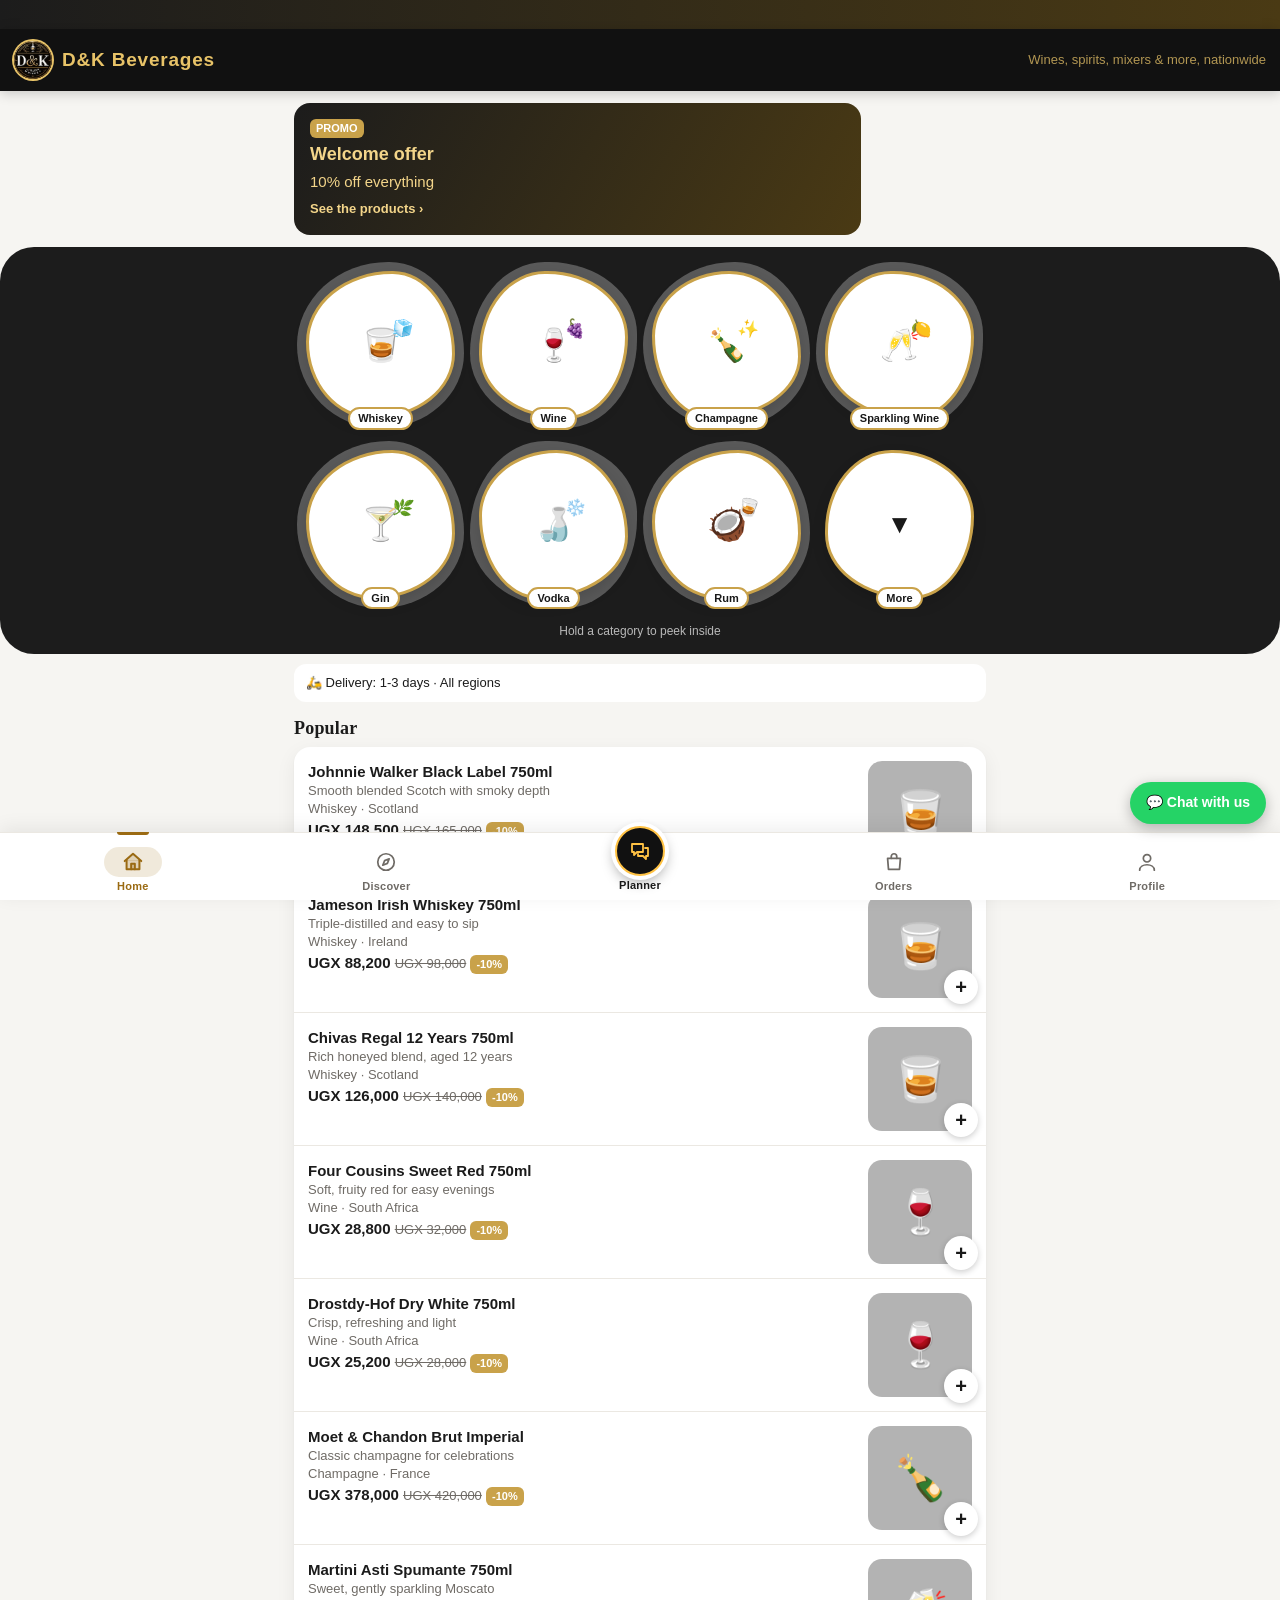
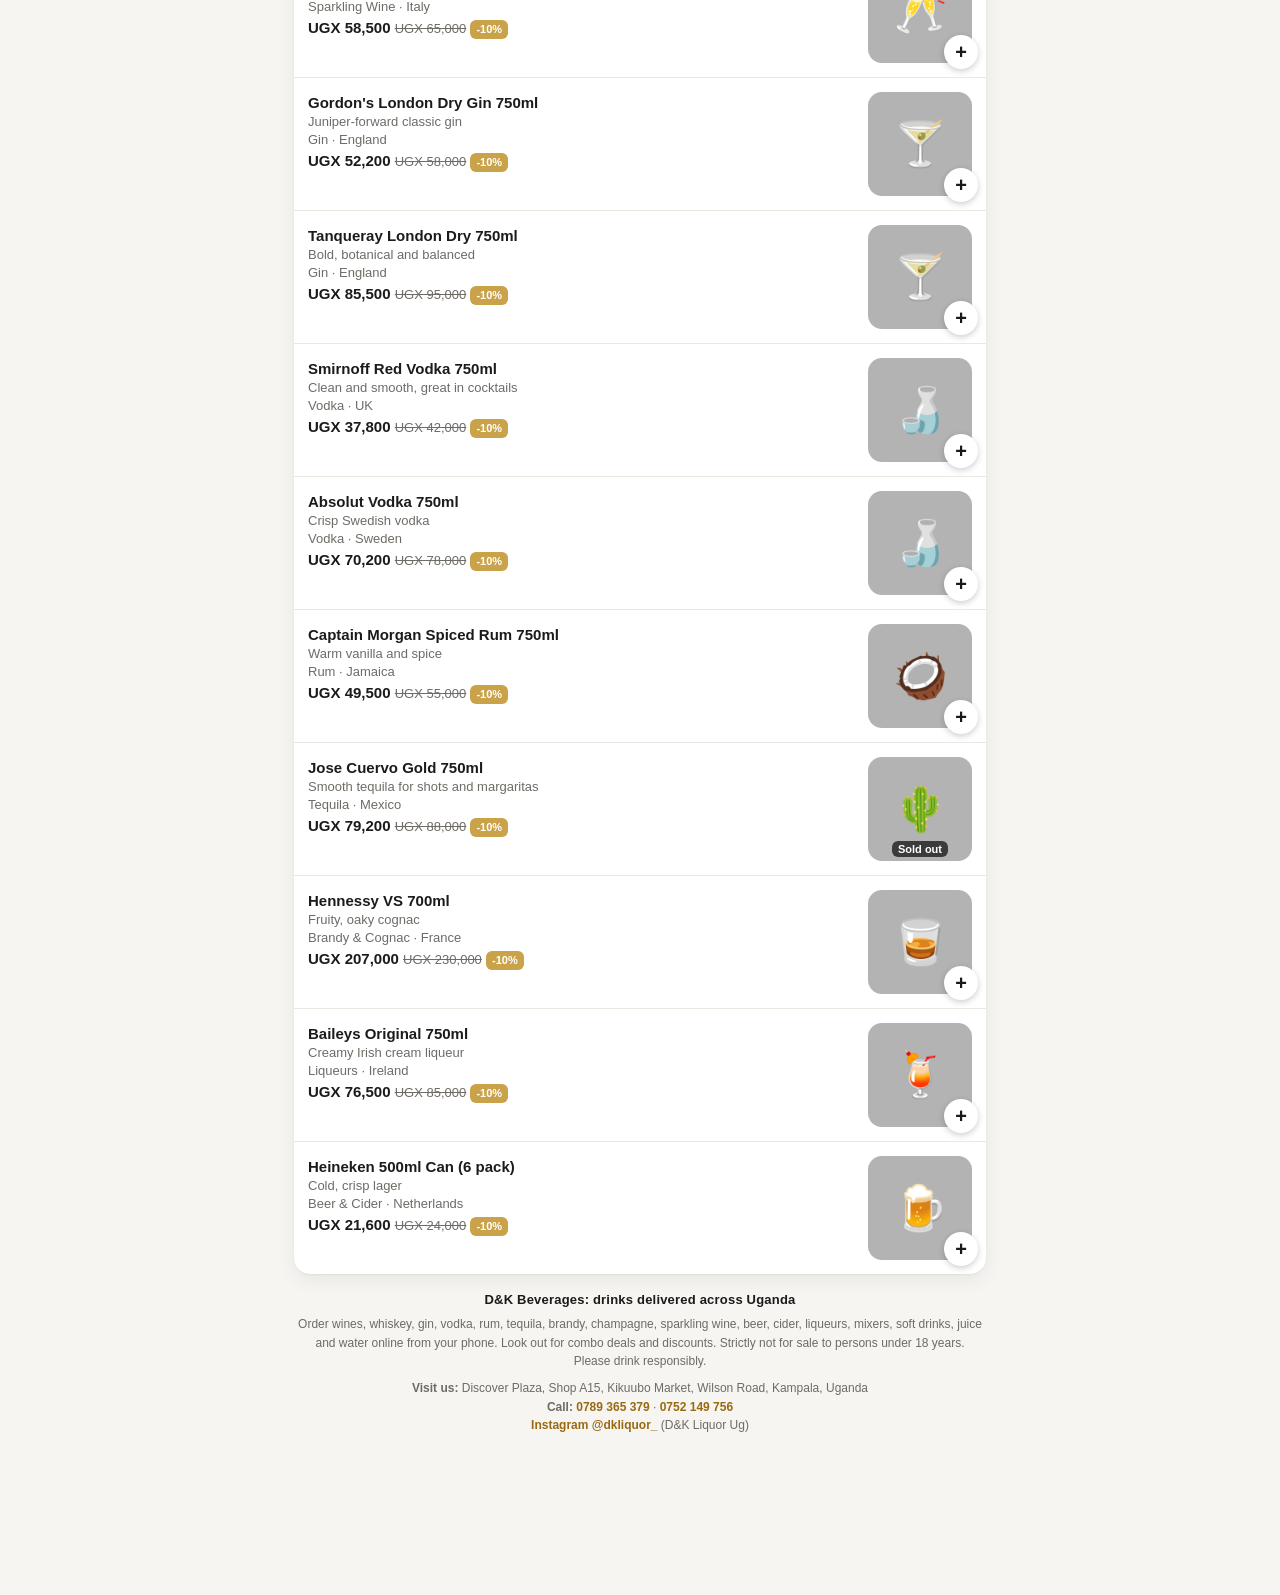
<file: demo.html>
<!DOCTYPE html>
<html lang="en"><head><meta charset="utf-8">
<meta name="viewport" content="width=device-width, initial-scale=1, viewport-fit=cover, maximum-scale=1">
<title>D&amp;K Beverages | Wines, Spirits, Mixers &amp; Drinks in Kampala, Uganda</title>
<meta name="description" content="Wines, whiskey, gin, vodka, beer, champagne, mixers and soft drinks from D&amp;K Beverages, Kikuubo, Kampala. Order online, delivery across Uganda.">
<meta name="referrer" content="strict-origin-when-cross-origin">
<meta name="robots" content="index,follow">
<meta name="google-site-verification" content="omET0Z_fKAVb2NaU438VhYNoV-fAK_aNb4X9juzp8Ag" />
<meta property="og:type" content="website">
<meta property="og:site_name" content="D&amp;K Beverages">
<meta property="og:title" content="D&amp;K Beverages | Wines, Spirits, Mixers &amp; Drinks in Kampala, Uganda">
<meta property="og:description" content="Wines, whiskey, gin, vodka, beer, champagne, mixers and soft drinks from D&amp;K Beverages, Kikuubo, Kampala. Order online, delivery across Uganda.">
<meta property="og:url" content="https://8ys9gd2kn8-ux.github.io/dk-liquor/">
<meta name="twitter:card" content="summary_large_image">
<meta name="twitter:title" content="D&amp;K Beverages | Wines, Spirits, Mixers &amp; Drinks in Kampala, Uganda">
<meta name="twitter:description" content="Wines, whiskey, gin, vodka, beer, champagne, mixers and soft drinks from D&amp;K Beverages, Kikuubo, Kampala. Order online, delivery across Uganda.">
<script type="application/ld+json">{"@context": "https://schema.org", "@type": "Store", "name": "D&K Beverages", "alternateName": ["D&K Liquor", "D&K LIQUOR Ug"], "url": "https://8ys9gd2kn8-ux.github.io/dk-liquor/", "logo": "https://8ys9gd2kn8-ux.github.io/dk-liquor/logo.png", "image": "https://8ys9gd2kn8-ux.github.io/dk-liquor/social-preview.png", "description": "Wines, whiskey, gin, vodka, rum, tequila, brandy, champagne, sparkling wine, beer, cider, liqueurs, mixers, soft drinks, juice and water, ordered online and delivered across Uganda.", "telephone": "+256789365379", "address": {"@type": "PostalAddress", "streetAddress": "Discover Plaza, Shop A15, Wilson Road, Kikuubo Market", "addressLocality": "Kampala", "addressCountry": "UG"}, "contactPoint": [{"@type": "ContactPoint", "telephone": "+256789365379", "contactType": "customer service", "areaServed": "UG"}, {"@type": "ContactPoint", "telephone": "+256752149756", "contactType": "customer service", "areaServed": "UG"}], "areaServed": {"@type": "Country", "name": "Uganda"}, "sameAs": ["https://www.instagram.com/dkliquor_/"], "currenciesAccepted": "UGX"}</script>
<meta name="theme-color" content="#0d0d0d">
<meta name="apple-mobile-web-app-capable" content="yes">
<meta name="mobile-web-app-capable" content="yes">
<meta name="apple-mobile-web-app-title" content="D&amp;K Beverages">
<meta name="apple-mobile-web-app-status-bar-style" content="black-translucent">
<style>
html{background:#0d0d0d}
#splash{position:fixed;inset:0;z-index:99999;background:#0d0d0d;display:flex;flex-direction:column;align-items:center;justify-content:center;gap:24px;opacity:1;transition:opacity .6s ease;-webkit-tap-highlight-color:transparent}
#splash.out{opacity:0;pointer-events:none}
#splash .sp-logo{position:relative;width:min(46vw,196px);aspect-ratio:1/1;border-radius:50%;flex:none}
#splash .sp-logo::before{content:"";position:absolute;inset:-18px;border-radius:50%;background:radial-gradient(circle,rgba(201,162,74,.38) 0,rgba(201,162,74,0) 68%);opacity:.4;animation:spPulse 2.6s ease-in-out infinite;will-change:opacity}
#splash .sp-logo img{position:relative;display:block;width:100%;height:100%;border-radius:50%;object-fit:cover;background:#0d0d0d}
#splash .sp-name{font:700 13px/1 -apple-system,"Segoe UI",Helvetica,Arial,sans-serif;letter-spacing:.42em;color:#c9a24a;text-transform:uppercase;padding-left:.42em;opacity:0;animation:spFade .6s ease .15s forwards}
#splash .sp-bar{width:84px;height:2px;border-radius:2px;background:#ffffff1f;overflow:hidden;opacity:0;animation:spFade .6s ease .3s forwards}
#splash .sp-bar i{display:block;width:40%;height:100%;background:#c9a24a;border-radius:2px;animation:spBar 1.2s ease-in-out infinite;will-change:transform}
@keyframes spFade{to{opacity:1}}
@keyframes spPulse{0%,100%{opacity:.3}50%{opacity:1}}
@keyframes spBar{0%{transform:translateX(-110%)}100%{transform:translateX(260%)}}
@media(prefers-reduced-motion:reduce){#splash .sp-logo::before{animation:none;opacity:.6}#splash .sp-name,#splash .sp-bar{animation:none;opacity:1}#splash .sp-bar i{animation:none;width:100%}}
</style>
<style>
:root{box-sizing:border-box;padding-top:env(safe-area-inset-top,0px);padding-bottom:env(safe-area-inset-bottom,0px);--bg:#f6f5f2;--card:#fff;--ink:#1b1b1b;--mute:#6f6b66;--line:#ebe8e2;--wine:#00a082;--wine2:#00c29b;--ok:#00a082;--gold:#ffc244}
@media(prefers-color-scheme:dark){:root:not([data-theme="light"]){--bg:#121212;--card:#1e1e1e;--ink:#f2f2f2;--mute:#a0a0a0;--line:#2e2e2e;--wine:#00b894;--wine2:#00c29b}}
:root[data-theme="dark"]{--bg:#121212;--card:#1e1e1e;--ink:#f2f2f2;--mute:#a0a0a0;--line:#2e2e2e;--wine:#00b894;--wine2:#00c29b}
html{scroll-padding-top:env(safe-area-inset-top,0px)}
*,*:before,*:after{box-sizing:border-box}
body{margin:0;overflow-x:hidden;background:var(--bg);color:var(--ink);font:15px/1.4 -apple-system,"Segoe UI",Roboto,sans-serif;padding-bottom:140px}
header{position:sticky;top:env(safe-area-inset-top,0px);z-index:5;background:var(--hd);color:var(--hdi);display:flex;align-items:center;justify-content:space-between;padding:12px 14px}header .mute{color:var(--hdi);opacity:.75}
h1{font:800 19px -apple-system,"Segoe UI",sans-serif;letter-spacing:.8px;margin:0;color:var(--hdi)}
h2{font:600 17px Georgia,serif;margin:16px 0 8px}
main{padding:12px 14px;max-width:720px;margin:auto}
.tabs{display:flex;gap:6px;overflow-x:auto;padding:8px 14px;max-width:720px;margin:auto}
.tab{white-space:nowrap;border:1px solid var(--line);background:var(--card);color:var(--ink);padding:8px 14px;border-radius:20px;font-size:14px}
.tab.on{background:var(--wine);color:#fff;border-color:var(--wine)}.tabs.cust{display:none}
.cats{display:grid;grid-template-columns:repeat(4,1fr);gap:14px 8px;overflow:visible;padding:4px 0 10px}.cat{min-width:0}.cico{width:100%;max-width:74px;aspect-ratio:1;border-radius:24px;display:grid;place-items:center;box-shadow:0 6px 14px #0003,inset 0 -3px 0 #0002;transition:transform .15s}.cem{font-style:normal;font-size:34px;display:block;animation:bob 2.6s ease-in-out infinite;filter:drop-shadow(0 3px 2px #0003)}.cat em{font-style:normal;font-weight:700;font-size:12px}.cat.on .cico{outline:3px solid var(--wine);outline-offset:3px}.cat.on em{color:var(--wine)}
@keyframes bob{0%,100%{transform:translateY(0) rotate(-4deg)}50%{transform:translateY(-5px) rotate(4deg)}}@keyframes pop{0%{transform:scale(.8) rotate(-8deg)}60%{transform:scale(1.15) rotate(6deg)}100%{transform:scale(1) rotate(0)}}@media(prefers-reduced-motion:reduce){.cem,.pop .cico{animation:none}}
.cats{display:block;padding:0}.cpanel{background:var(--pn);border-radius:34px;padding:24px 0 14px;margin:0 calc(50% - 50vw) 10px;width:100vw}.cgrid{display:grid;grid-template-columns:repeat(3,1fr);gap:26px 6px;max-width:720px;margin:auto;padding:0 16px}.cat2{border:0;background:none;padding:0;display:flex;flex-direction:column;align-items:center;color:#191919;-webkit-touch-callout:none;-webkit-user-select:none;user-select:none;touch-action:manipulation}.bw{position:relative;width:92%;max-width:150px;display:block}.halo{position:absolute;inset:-9px;background:#ffffff45;border-radius:55% 45% 50% 50%/50% 55% 45% 50%}.cat2:nth-child(2n) .halo{border-radius:46% 54% 44% 56%/56% 44% 54% 46%}.blob{position:relative;display:grid;place-items:center;width:100%;aspect-ratio:1;background:#fff;border:3px solid var(--bl);border-radius:58% 42% 55% 45%/48% 56% 44% 52%;box-shadow:0 6px 14px #0002;transition:transform .15s}.cat2:nth-child(2n) .blob{border-radius:45% 55% 42% 58%/55% 45% 56% 44%}.cat2:nth-child(3n) .blob{border-radius:52% 48% 60% 40%/44% 58% 42% 56%}.blob .cem{position:relative;font-size:44px;filter:none}.cem u{text-decoration:none;position:absolute;font-size:24px;right:-16px;top:-8px;transform:rotate(12deg)}.cat2 em{font-style:normal;font-weight:700;font-size:13px;background:#fff;border:2px solid var(--bl);border-radius:16px;padding:3px 12px;margin-top:-14px;position:relative;z-index:2;white-space:nowrap}.cat2.on .blob{border-color:var(--wine);box-shadow:0 0 0 4px #fff,0 6px 14px #0003}.cat2.on em{background:var(--wine);color:#fff;border-color:var(--wine)}.hint{text-align:center;font-size:12px;color:var(--pni);margin-top:14px}.card{border-radius:16px;border-color:transparent;box-shadow:0 1px 2px #0000000d,0 4px 14px #0000000a}.plist{box-shadow:0 1px 2px #0000000d,0 6px 20px #00000010}.prow{padding:16px}.prow:active{background:var(--bg)}.btn{box-shadow:0 2px 6px #0000002e;letter-spacing:.2px}.price{font-weight:700}.badge{border-radius:20px;padding:3px 9px}h2{font:700 18px Georgia,serif;letter-spacing:.2px}header{box-shadow:0 2px 12px #0003}.hlogo{box-shadow:0 0 0 2px var(--hdi)}
.nav{box-shadow:0 -4px 20px #00000014;border-top:0}.nav button{position:relative}.nav button.on:before{content:"";position:absolute;top:0;width:28px;height:3px;border-radius:0 0 3px 3px;background:var(--wine)}
.festive{display:flex;align-items:center;gap:10px;border-radius:16px;padding:12px 14px;margin-bottom:10px;background:linear-gradient(120deg,var(--pm1),var(--pm2));color:var(--pmi);font-weight:700}
.themes{display:grid;grid-template-columns:repeat(2,1fr);gap:10px}.tcard{border:2px solid var(--line);border-radius:14px;overflow:hidden;background:var(--card);padding:0;text-align:left;color:var(--ink)}.tcard.on{border-color:var(--wine);box-shadow:0 0 0 3px #00000014}.tp{height:46px;display:flex;align-items:center;justify-content:space-between;padding:0 10px;font-size:22px}.tn{padding:8px 10px;font-weight:700;font-size:13px}.tn small{display:block;font-weight:400;color:var(--mute)}
.fx{position:fixed;inset:0;pointer-events:none;overflow:hidden;z-index:3}.fx span{position:absolute;top:-10%;opacity:.75;animation:fall linear infinite}@keyframes fall{from{transform:translateY(0) rotate(0)}to{transform:translateY(115vh) rotate(360deg)}}@media(prefers-reduced-motion:reduce){.fx{display:none!important}}
.cpanel{position:relative}.hasatt{padding-top:46px}
.att{position:absolute;left:0;right:0;top:100%;height:0;pointer-events:none;z-index:4}
.snowcap{position:absolute;left:0;right:0;top:0;height:18px;background:radial-gradient(circle at 12px 0,#fff 11px,#0000 12px) 0 0/24px 18px repeat-x;filter:drop-shadow(0 2px 2px #0002)}.lights{position:absolute;left:0;right:0;top:16px;height:24px}.lights:before{content:"";position:absolute;left:0;right:0;top:0;height:2px;background:#444}.lights i{position:absolute;top:2px;width:10px;height:14px;border-radius:50% 50% 50% 50%/40% 40% 60% 60%;transform:translateX(-50%);animation:twinkle 1.2s ease-in-out infinite}@keyframes twinkle{50%{opacity:.3}}
.bunting{display:flex;justify-content:space-around;padding:0 6px}.bunting i{border-left:13px solid transparent;border-right:13px solid transparent;border-top:24px solid #000;transform-origin:50% 0;animation:sway 2.2s ease-in-out infinite}@keyframes sway{0%,100%{transform:rotate(-7deg)}50%{transform:rotate(7deg)}}
.flagwrap{position:absolute;right:18px;top:-54px}.pole{position:absolute;left:-4px;top:-4px;width:3px;height:54px;background:#d0d0d0;border-radius:2px}.flag{position:relative;width:64px;height:42px;display:grid;grid-template-rows:repeat(6,1fr)}.flag b{display:block;animation:ripple 1.3s ease-in-out infinite}.flag b:nth-child(1),.flag b:nth-child(4){background:#000}.flag b:nth-child(2),.flag b:nth-child(5){background:#fcdc04}.flag b:nth-child(3),.flag b:nth-child(6){background:#d90000}.flag b:nth-child(2){animation-delay:-.15s}.flag b:nth-child(3){animation-delay:-.3s}.flag b:nth-child(4){animation-delay:-.45s}.flag b:nth-child(5){animation-delay:-.6s}.flag b:nth-child(6){animation-delay:-.75s}@keyframes ripple{0%,100%{transform:translateX(0) skewX(0)}50%{transform:translateX(4px) skewX(-8deg)}}.disc{position:absolute;left:50%;top:50%;width:20px;height:20px;margin:-10px 0 0 -10px;border-radius:50%;background:#fff;border:2px solid #000;animation:ripple 1.3s ease-in-out infinite}
[data-th=independence] header .mute,[data-th=heroes] header .mute{display:none}
.web{position:absolute;left:4px;top:0;font-size:38px;opacity:.85}.spider{position:absolute;right:46px;top:0;transform-origin:top center;animation:swing 2.6s ease-in-out infinite;font-size:20px;text-align:center}.spider u{display:block;width:1px;height:34px;background:#ddd;margin:0 auto}@keyframes swing{0%,100%{transform:rotate(-12deg)}50%{transform:rotate(12deg)}}.bat{position:absolute;top:8px;font-size:20px;animation:fly 9s linear infinite}.bat.b2{top:30px;font-size:15px;animation-duration:13s;animation-delay:-5s}@keyframes fly{from{transform:translateX(-40px)}to{transform:translateX(105vw)}}
.garland{display:flex;justify-content:space-around;padding:2px 4px}.garland .g{font-style:normal;font-size:20px;transform-origin:50% 0;animation:sway 2.4s ease-in-out infinite}
.fw{position:absolute;font-size:26px;opacity:0;animation:burst 2.4s ease-out infinite}.fw.f1{left:12%;top:26px}.fw.f2{left:52%;top:34px;animation-delay:.8s}.fw.f3{right:10%;top:24px;animation-delay:1.6s}@keyframes burst{0%{opacity:0}30%{opacity:1}100%{opacity:0}}
.ticker{overflow:hidden;white-space:nowrap;background:#e03131;color:#fff;font-weight:800;font-size:11px;letter-spacing:1px;padding:5px 0}.ticker span{display:inline-block;animation:marq 24s linear infinite}@keyframes marq{from{transform:translateX(100vw)}to{transform:translateX(-100%)}}
.fx.rise span{top:auto;bottom:-10%;animation-name:rise}@keyframes rise{from{transform:translateY(0) rotate(0)}to{transform:translateY(-115vh) rotate(25deg)}}
[data-th=christmas] .cpanel:before{content:"";position:absolute;top:-5px;left:22px;right:22px;height:20px;background:radial-gradient(circle at 11px 6px,#fff 10px,#0000 11px) 0 0/22px 20px repeat-x}[data-th=halloween] .cpanel:after{content:"🕸️";position:absolute;top:6px;right:14px;font-size:34px;opacity:.75}[data-th=independence] .cpanel{box-shadow:inset 0 5px 0 #000,inset 0 10px 0 #fcdc04,inset 0 15px 0 #c8102e}
.cgrid{grid-template-columns:repeat(4,1fr);gap:20px 4px}.blob .cem{font-size:32px}.cem u{font-size:17px;right:-12px;top:-6px}.cat2 em{white-space:normal;text-align:center;line-height:1.15;padding:3px 8px;font-size:11px;margin-top:-12px;max-width:100%}.cat2 .bw{width:88%}
.crow{display:flex;gap:12px;overflow-x:auto;padding:2px 2px 10px}.cc{flex:0 0 220px;background:var(--card);border-radius:16px;padding:14px;box-shadow:0 1px 2px #0000000d,0 4px 14px #0000000a;display:flex;flex-direction:column;align-items:flex-start;gap:6px;border-left:4px solid var(--wine)}.cct{font-weight:800;font-size:15px}.ccs{display:-webkit-box;-webkit-line-clamp:3;-webkit-box-orient:vertical;overflow:hidden;min-height:48px}
.nav{left:12px;right:12px;bottom:calc(10px + env(safe-area-inset-bottom,0px));max-width:520px;margin:0 auto;border-radius:32px;padding:6px;gap:4px;border:0;box-shadow:0 10px 30px #0000003a,0 0 0 1px var(--line);-webkit-backdrop-filter:blur(14px);backdrop-filter:blur(14px);background:color-mix(in srgb,var(--card) 92%,transparent)}.nav button{flex-direction:row;justify-content:center;gap:7px;padding:11px 6px;border-radius:26px;font-size:13px;font-weight:700;color:var(--mute);transition:flex .3s,background .3s,color .3s}.nav button.on{flex:2;background:var(--wine);color:#fff}.nav button.on:before{display:none}.nl{display:none;font-style:normal}.nav button.on .nl{display:inline}.nav .ic{position:relative;display:grid;place-items:center}.nav .ic i{position:absolute;top:-8px;right:-10px;background:var(--wine);color:#fff;font:700 10px sans-serif;border-radius:9px;padding:2px 5px;font-style:normal}.nav button.on .ic i{background:#fff;color:var(--wine)}
.cartbar{left:12px;right:12px;bottom:calc(84px + env(safe-area-inset-bottom,0px));border:0;background:none;padding:0;max-width:520px;margin:0 auto}.fab{bottom:calc(88px + env(safe-area-inset-bottom,0px))}.fab.up{bottom:calc(142px + env(safe-area-inset-bottom,0px))}
.nav{left:0;right:0;bottom:0;max-width:none;margin:0;border-radius:0;padding:6px 6px calc(6px + env(safe-area-inset-bottom,0px));gap:0;border-top:1px solid var(--line);box-shadow:0 -4px 18px #00000012;background:var(--card);-webkit-backdrop-filter:none;backdrop-filter:none}
.nav button{flex:1;flex-direction:column;gap:3px;padding:4px 0;border-radius:12px;font-size:11px;font-weight:600;letter-spacing:.2px;color:var(--mute);background:none}
.nav button.on{flex:1;background:none;color:var(--wine)}
.nl,.nav button.on .nl{display:block;font-style:normal}
.nav .ic{padding:4px 18px;border-radius:16px;transition:background .25s}
.nav button.on .ic{background:color-mix(in srgb,var(--wine) 15%,transparent)}
.nav button.on svg{fill:currentColor;fill-opacity:.18;stroke-width:2.2}
.nav button.on:before{display:block;content:"";position:absolute;top:-7px;left:50%;margin-left:-16px;width:32px;height:3px;border-radius:0 0 4px 4px;background:var(--wine)}
.nav .ic i{right:4px;top:-4px}.nav button.on .ic i{background:var(--wine);color:#fff}
.cartbar{bottom:calc(68px + env(safe-area-inset-bottom,0px))}.fab{bottom:calc(80px + env(safe-area-inset-bottom,0px))}.fab.up{bottom:calc(134px + env(safe-area-inset-bottom,0px))}
.bd{position:absolute;inset:0}.fab{position:fixed;right:14px;bottom:calc(76px + env(safe-area-inset-bottom,0px));z-index:8;background:#25d366;color:#fff;text-decoration:none;font-weight:700;font-size:14px;padding:11px 16px;border-radius:26px;box-shadow:0 4px 14px #0004}.fab.up{bottom:calc(138px + env(safe-area-inset-bottom,0px))}.ohead{position:sticky;top:0;display:flex;align-items:center;gap:12px;padding:calc(12px + env(safe-area-inset-top,0px)) 14px 12px;background:var(--hd);color:var(--hdi);z-index:2}.xb2{width:38px;height:38px;border-radius:50%;border:0;background:#fff;color:#191919;font-size:16px}.ohead .st{margin-left:auto;background:#fff}.dbody a{color:var(--wine);font-weight:600}.pk{position:relative;animation:rise .25s ease-out}@keyframes rise{from{transform:translateY(40px);opacity:0}}
.nav{position:fixed;left:0;right:0;bottom:0;z-index:7;display:flex;background:var(--card);border-top:1px solid var(--line);padding-bottom:env(safe-area-inset-bottom,0px)}.nav button{flex:1;border:0;background:none;color:var(--mute);font-size:11px;font-weight:600;padding:8px 0 6px;display:flex;flex-direction:column;align-items:center;gap:2px}.nav button span{font-size:22px;position:relative;filter:grayscale(1);opacity:.7}.nav button.on{color:var(--wine)}.nav button.on span{filter:none;opacity:1}.nav i{position:absolute;top:-4px;right:-12px;background:var(--wine);color:#fff;font:700 10px sans-serif;border-radius:9px;padding:2px 5px;font-style:normal}
.grid{display:grid;grid-template-columns:repeat(2,1fr);gap:10px}
.card{background:var(--card);border:1px solid var(--line);border-radius:12px;padding:12px}
.em{font-size:34px;text-align:center}
.badge{display:inline-block;background:var(--gold);color:#fff;border-radius:6px;font-size:11px;padding:2px 6px;font-weight:600}
.mute{color:var(--mute);font-size:13px}
.price{font-weight:600}.old{text-decoration:line-through;color:var(--mute);font-weight:400;font-size:13px}
button{font:inherit;cursor:pointer}
.btn{background:var(--wine);color:#fff;border:0;border-radius:8px;padding:9px 12px;width:100%;margin-top:8px}
.btn.sm{width:auto;padding:6px 10px;margin:0;font-size:13px}
.btn.ghost{background:transparent;color:var(--wine);border:1px solid var(--wine)}
.btn.red{background:#b3261e}
.banner{background:linear-gradient(120deg,var(--wine),var(--wine2));color:#fff;border-radius:12px;padding:12px 14px;margin-bottom:8px}
.row{display:flex;justify-content:space-between;align-items:center;gap:8px}
input,select,textarea{width:100%;font:inherit;padding:9px;border:1px solid var(--line);border-radius:8px;background:var(--bg);color:var(--ink);margin:4px 0 8px}
label{font-size:13px;color:var(--mute)}
.modal{position:fixed;inset:0;background:#0009;z-index:20;display:flex;align-items:flex-end;justify-content:center}
.sheet{background:var(--card);width:100%;max-width:560px;max-height:88%;overflow:auto;border-radius:16px 16px 0 0;padding:16px}
.admin-bar{background:var(--ink);color:var(--bg);padding:6px 14px;font-size:13px;display:flex;justify-content:space-between;align-items:center}
.admin-bar button{background:none;border:1px solid currentColor;color:inherit;border-radius:6px;padding:3px 8px}
.st{font-size:12px;padding:2px 8px;border-radius:10px;background:var(--line)}
.stats{display:grid;grid-template-columns:repeat(3,1fr);gap:8px}.stats b{font-size:20px;display:block}
.list>.card{margin-bottom:8px}
.chk{display:flex;align-items:center;gap:8px;margin:4px 0}.chk input{width:auto;margin:0}.chk input[type=number]{width:60px}
.cartbar{position:fixed;left:0;right:0;bottom:calc(64px + env(safe-area-inset-bottom,0px));padding:10px 14px;background:var(--card);border-top:1px solid var(--line);z-index:6}
.cartbar .btn{margin:0}.btn{border-radius:24px;font-weight:600}.tab{font-weight:600}
.hero{display:flex;gap:10px;overflow-x:auto;margin-bottom:12px}.promo{flex:0 0 82%;background:linear-gradient(120deg,var(--pm1),var(--pm2));color:var(--pmi);border-radius:16px;padding:16px;display:flex;flex-direction:column;gap:4px;align-items:flex-start}.promo b{font-size:18px}
.cats{display:flex;gap:12px;overflow-x:auto;padding-bottom:8px}.cat{border:0;background:none;color:var(--ink);font-size:12px;display:flex;flex-direction:column;align-items:center;gap:4px;min-width:62px}.cat span{width:56px;height:56px;border-radius:50%;background:var(--card);display:grid;place-items:center;font-size:26px;border:2px solid transparent}.cat.on span{border-color:var(--wine)}
.eta{background:var(--card);border-radius:12px;padding:10px 12px;font-size:13px;margin:6px 0}
.plist{background:var(--card);border-radius:16px;overflow:hidden}.prow{display:flex;justify-content:space-between;gap:12px;padding:14px;border-bottom:1px solid var(--line)}.prow:last-child{border:0}.pi{flex:1}.pimg img{position:absolute;inset:0;width:100%;height:100%;object-fit:cover;border-radius:14px}.prow{cursor:pointer}.dimg{position:relative;height:260px;background:#ffc24433;display:grid;place-items:center;font-size:90px}.dimg img{width:100%;height:100%;object-fit:contain;background:#fff}.x{position:absolute;top:10px;right:10px;width:34px;height:34px;border-radius:50%;border:0;background:#fff;color:#191919;box-shadow:0 2px 6px #0003;font-size:16px}.spec{padding:8px 0;border-bottom:1px solid var(--line)}
.ads{margin:18px 0}.adwrap{position:relative}.adtrack{display:flex;overflow-x:auto;scroll-snap-type:x mandatory;scrollbar-width:none;border-radius:16px}.adtrack::-webkit-scrollbar{display:none}.ad{flex:0 0 100%;scroll-snap-align:start;aspect-ratio:2.4/1;background:#0b3d0b}.ad img{width:100%;height:100%;object-fit:cover;display:block}.adnext{position:absolute;right:12px;top:calc(50% - 20px);width:40px;height:40px;border-radius:50%;border:0;background:#fff;color:#191919;box-shadow:0 2px 8px #0004;font-size:22px}.adots{display:flex;gap:6px;justify-content:center;margin-top:10px}.adots i{width:8px;height:8px;border-radius:4px;background:var(--line);transition:.2s}.adots i.on{width:26px;background:var(--ink)}
.chips{display:flex;flex-wrap:wrap;gap:8px}.chip{border:1px solid var(--line);background:var(--card);color:var(--ink);padding:9px 14px;border-radius:20px;font-weight:600}.badge.red{background:#d32f3f}
.full{position:fixed;inset:0;z-index:20;background:var(--card);overflow:auto;padding-bottom:120px}
.dimg2{position:relative;overflow:hidden;height:340px;background:#fff;display:grid;place-items:center;font-size:110px;padding-top:env(safe-area-inset-top,0px)}.dimg2 img{position:absolute;inset:0;width:100%;height:100%;object-fit:contain;padding:14px}.dimg2 img.bgb{padding:0;object-fit:cover;filter:blur(22px) brightness(.92);transform:scale(1.25)}
.xb{z-index:2;position:absolute;top:calc(12px + env(safe-area-inset-top,0px));left:14px;width:42px;height:42px;border-radius:50%;border:0;background:#fff;box-shadow:0 2px 8px #0003;font-size:18px;color:#191919}
.dbody{padding:16px;max-width:620px;margin:auto}.dtitle{font:800 26px/1.2 -apple-system,"Segoe UI",sans-serif;margin:8px 0}.dprice{font-size:20px;font-weight:700}
.pill{display:flex;align-items:center;justify-content:center;gap:26px;background:var(--line);border-radius:30px;width:fit-content;margin:18px auto;padding:10px 24px}.pill button{background:none;border:0;color:var(--ink);font-size:26px;line-height:1}.pill b{font-size:17px;min-width:20px;text-align:center}
.rel{display:flex;gap:12px;overflow-x:auto;padding-bottom:8px}.rc{flex:0 0 112px}.rimg{position:relative;width:112px;height:112px;border-radius:14px;background:var(--bg);display:grid;place-items:center;font-size:40px}.rimg img{position:absolute;inset:0;width:100%;height:100%;object-fit:contain;padding:8px;border-radius:14px}.rc .plus{right:4px;bottom:4px;border:1px solid var(--line)}.rc b{font-size:13px;display:block;margin-top:6px}
.addbar{position:fixed;left:0;right:0;bottom:0;z-index:21;padding:12px 16px calc(12px + env(safe-area-inset-bottom,0px));background:linear-gradient(transparent,var(--card) 30%)}.addbar .btn{margin:0;padding:15px;font-size:17px;border-radius:30px;max-width:620px;display:block;margin:auto}.pbox{background:var(--bg);border-radius:12px;padding:12px;margin:12px 0}.step{display:flex;align-items:center;gap:14px}.step button{width:38px;height:38px;border-radius:50%;border:1px solid var(--line);background:var(--card);color:var(--ink);font-size:20px}h3{font-size:15px;margin:14px 0 6px}.pimg{position:relative;width:104px;height:104px;border-radius:14px;background:var(--tint,#ffc24433);display:grid;place-items:center;font-size:44px;flex:none}.plus{position:absolute;right:-6px;bottom:-6px;width:34px;height:34px;border-radius:50%;border:0;background:#fff;color:#191919;box-shadow:0 2px 6px #0003;font-size:20px;font-weight:700}.plus.on{background:var(--wine);color:#fff}.soldout{position:absolute;bottom:4px;font:600 11px sans-serif;background:#000a;color:#fff;padding:2px 6px;border-radius:6px}

.login{max-width:380px;margin:50px auto;padding:20px;text-align:center}.login label,.login input{text-align:left;display:block}.login .banner{color:#fff}

/* no zooming: stop iPhone zoom-on-focus and double-tap zoom */
input,select,textarea{font-size:16px!important}
html,body{touch-action:manipulation;-webkit-text-size-adjust:100%}

/* pinned discount bar + discover lists */
.stick{position:sticky;top:env(safe-area-inset-top,0px);z-index:5}.stick header{position:relative;top:auto}
.pbar{overflow:hidden;white-space:nowrap;background:linear-gradient(90deg,var(--pm1),var(--pm2));color:var(--pmi);font-weight:700;font-size:12px;padding:6px 0}
.pbar span{display:inline-block;padding-left:100%;animation:pmarq linear infinite}
@keyframes pmarq{from{transform:translateX(0)}to{transform:translateX(-100%)}}
.full .pbar{position:sticky;top:0;z-index:3;padding-top:calc(6px + env(safe-area-inset-top,0px))}
.lsec{background:var(--card);border-radius:16px;padding:12px 0 6px 12px;margin-bottom:12px;box-shadow:0 1px 2px #0000000d,0 4px 14px #0000000a}
.lhead{display:flex;justify-content:space-between;align-items:center;padding-right:12px;margin-bottom:10px;cursor:pointer}
.lt{display:flex;align-items:center;gap:8px}.lt i{font-style:normal;font-size:22px}.lt b{font-size:15px}.lt em{font-style:normal;color:var(--mute);font-size:12px}
.lgo{color:var(--wine);font-weight:700;font-size:13px}

#seo{max-width:720px;margin:0 auto;padding:6px 18px 20px;color:var(--mute);font-size:12px;line-height:1.55;text-align:center}#seo h2{font:700 13px/1.3 -apple-system,"Segoe UI",sans-serif;color:var(--ink);margin:0 0 6px;letter-spacing:.2px}#seo p{margin:0}

#seo a{color:var(--wine);font-weight:600;text-decoration:none}#seo .seo-contact{margin-top:8px}

/* orbit category carousel (engine adapted from React Bits OrbitImages, by Dominik Koch) */
.orbit-container{position:relative;margin-left:auto;margin-right:auto;isolation:isolate;user-select:none;-webkit-user-select:none;-webkit-tap-highlight-color:transparent;width:100%}
.orbit-container[data-draggable]{cursor:grab;touch-action:pan-y pinch-zoom}
.orbit-container[data-dragging],.orbit-container[data-dragging] *{cursor:grabbing}
.orbit-path-svg{position:absolute;inset:0;width:100%;height:100%;overflow:visible;pointer-events:none}
.orbit-item{position:absolute;top:0;left:0;will-change:transform,opacity}
.orbit-container[data-intro] .orbit-item{opacity:0}
.orbit-item[data-clickable]{cursor:pointer}
.orbit-item-inner{width:100%;height:100%;overflow:hidden;border-radius:var(--orbit-radius,0px);box-shadow:0 calc(var(--orbit-shadow,0)*16px) calc(var(--orbit-shadow,0)*36px) rgba(0,0,0,calc(var(--orbit-shadow,0)*.45));transition:transform .45s cubic-bezier(.2,.8,.2,1)}
.orbit-item:hover .orbit-item-inner,.orbit-item:focus-visible .orbit-item-inner{transform:scale(var(--orbit-hover-scale,1))}
.orbit-item:focus-visible{outline:none}
.orbit-center-content{position:absolute;inset:0;z-index:100;display:flex;align-items:center;justify-content:center;pointer-events:none}
.orbit-wrap{max-width:440px;margin:0 auto;padding:4px 10px 0}
#orbit-slot{width:100%;aspect-ratio:var(--orbit-ar,1.67)}
.orbit-tile{width:100%;height:100%;display:flex;flex-direction:column;align-items:center;justify-content:center;gap:calc(var(--s,60px)*.03);background:#fff;color:#191919;border:calc(var(--s,60px)*.05) solid var(--bl);border-radius:30%;overflow:hidden;position:relative}
.orbit-tile .emo{font-style:normal;font-size:calc(var(--s,60px)*.46);line-height:1}
.orbit-tile em{font-style:normal;font-weight:800;font-size:calc(var(--s,60px)*.16);line-height:1;white-space:nowrap}
.orbit-tile.hasimg .orbit-img{position:absolute;inset:0;width:100%;height:100%;object-fit:cover;pointer-events:none;-webkit-user-drag:none}
.orbit-tile.hasimg em{position:absolute;left:0;right:0;bottom:0;background:#000b;color:#fff;padding:calc(var(--s,60px)*.04) 0;text-align:center}
.orbit-item.sel .orbit-item-inner{box-shadow:0 0 0 calc(var(--s,60px)*.06) var(--wine),0 8px 18px #0006}
.oc{text-align:center;color:var(--pni);display:flex;flex-direction:column;align-items:center;gap:3px;max-width:42%;pointer-events:none}
.oc b{font-size:14px;font-weight:800;line-height:1.15;color:var(--pni);filter:none}
.oc span{font-size:10.5px;opacity:.9;line-height:1.2}
.obtn{pointer-events:auto;margin-top:3px;border:0;border-radius:14px;background:var(--wine);color:#fff;font-weight:700;font-size:11px;padding:5px 11px;cursor:pointer}
.obtn[hidden]{display:none}
@media(prefers-reduced-motion:reduce){.orbit-item-inner{transition:none}}
/* make the category panel run edge to edge (must come after the older .cats rules) */
.cats{display:block;overflow:visible;padding:0}
.cpanel{flex:none}

/* combo / promotion screens */
.stickwrap{position:sticky;top:0;z-index:4}
.cv .ohead{position:relative;padding-top:12px}
.stickwrap>.ohead:first-child{padding-top:calc(12px + env(safe-area-inset-top,0px))}
.cv .pbar{position:relative;padding-top:calc(6px + env(safe-area-inset-top,0px))}
.pbar,.promo{cursor:pointer}
.cvlist .cc{flex:none;width:auto;margin-bottom:10px}
.pimg .qb{position:absolute;top:6px;left:6px;z-index:2;background:var(--wine);color:#fff;font:700 12px/1 sans-serif;padding:3px 8px;border-radius:10px}
.cc .lgo{margin-top:2px}
</style></head><body>
<div id="splash" aria-hidden="true"><div class="sp-logo"><img src="[data-uri]" alt="" width="360" height="360" decoding="sync"></div><div class="sp-name">D&amp;K Beverages</div><div class="sp-bar"><i></i></div></div>
<script>(function(){var t0=Date.now(),s=document.getElementById('splash');window.splashUp=true;
window.hideSplash=function(){if(!s||s.getAttribute('data-gone'))return;s.setAttribute('data-gone','1');
var w=Math.max(0,1400-(Date.now()-t0));
setTimeout(function(){requestAnimationFrame(function(){requestAnimationFrame(function(){
window.splashUp=false;try{window.dispatchEvent(new Event('splashgone'))}catch(e){}
s.className='out';setTimeout(function(){document.documentElement.style.background='';if(s.parentNode)s.parentNode.removeChild(s)},700)})})},w)};
setTimeout(window.hideSplash,8000)})();</script>

<div id="fx" class="fx"></div><div id="app"><main>Loading the shop…</main></div>
<footer id="seo">
<h2>D&amp;K Beverages: drinks delivered across Uganda</h2>
<p>Order wines, whiskey, gin, vodka, rum, tequila, brandy, champagne, sparkling wine, beer, cider, liqueurs, mixers, soft drinks, juice and water online from your phone. Look out for combo deals and discounts. Strictly not for sale to persons under 18 years. Please drink responsibly.</p>
<p class="seo-contact"><b>Visit us:</b> Discover Plaza, Shop A15, Kikuubo Market, Wilson Road, Kampala, Uganda<br>
<b>Call:</b> <a href="tel:+256789365379">0789 365 379</a> &middot; <a href="tel:+256752149756">0752 149 756</a><br>
<a href="https://www.instagram.com/dkliquor_/" target="_blank" rel="noopener">Instagram @dkliquor_</a> (D&amp;K Liquor Ug)</p>
</footer>
<noscript><p style="padding:20px;text-align:center">D&amp;K Beverages needs JavaScript to show the shop. Please turn it on, or open this page in another browser.</p></noscript>
<script>window.APP_MODE='customer';</script>
<script>
/* DEMO BACKEND: in-memory stand-in for Supabase (artifact preview only) */
(function(){
const rows=[];let lst=[];
const add=(coll,id,data)=>rows.push({coll,id,data});
let seeded=false;
function seed(){ if(seeded)return;seeded=true;
 let cats=[];try{cats=DEFCATS}catch(e){}
 cats.forEach((c,i)=>add('categories','c'+i,{name:c.name,emoji:c.emoji,emoji2:c.emoji2||'',order:i+1}));
 const P=[
 ['Johnnie Walker Black Label 750ml','Whiskey',165000,'Scotland','Smooth blended Scotch with smoky depth','Johnnie Walker'],
 ['Jameson Irish Whiskey 750ml','Whiskey',98000,'Ireland','Triple-distilled and easy to sip','Jameson'],
 ['Chivas Regal 12 Years 750ml','Whiskey',140000,'Scotland','Rich honeyed blend, aged 12 years','Chivas'],
 ['Four Cousins Sweet Red 750ml','Wine',32000,'South Africa','Soft, fruity red for easy evenings','Four Cousins'],
 ['Drostdy-Hof Dry White 750ml','Wine',28000,'South Africa','Crisp, refreshing and light','Drostdy-Hof'],
 ['Moet & Chandon Brut Imperial','Champagne',420000,'France','Classic champagne for celebrations','Moet & Chandon'],
 ['Martini Asti Spumante 750ml','Sparkling Wine',65000,'Italy','Sweet, gently sparkling Moscato','Martini'],
 ["Gordon's London Dry Gin 750ml",'Gin',58000,'England','Juniper-forward classic gin',"Gordon's"],
 ['Tanqueray London Dry 750ml','Gin',95000,'England','Bold, botanical and balanced','Tanqueray'],
 ['Smirnoff Red Vodka 750ml','Vodka',42000,'UK','Clean and smooth, great in cocktails','Smirnoff'],
 ['Absolut Vodka 750ml','Vodka',78000,'Sweden','Crisp Swedish vodka','Absolut'],
 ['Captain Morgan Spiced Rum 750ml','Rum',55000,'Jamaica','Warm vanilla and spice','Captain Morgan'],
 ['Jose Cuervo Gold 750ml','Tequila',88000,'Mexico','Smooth tequila for shots and margaritas','Jose Cuervo'],
 ['Hennessy VS 700ml','Brandy & Cognac',230000,'France','Fruity, oaky cognac','Hennessy'],
 ['Baileys Original 750ml','Liqueurs',85000,'Ireland','Creamy Irish cream liqueur','Baileys'],
 ['Heineken 500ml Can (6 pack)','Beer & Cider',24000,'Netherlands','Cold, crisp lager','Heineken']
 ];
 P.forEach((p,i)=>add('products','p'+i,{name:p[0],category:p[1],price:p[2],origin:p[3],desc:p[4],brand:p[5],inStock:i!==12}));
 add('promos','pr1',{title:'Welcome offer',pct:10,scope:'All',active:true});
 add('settings','contact',{phone:'0789 365 379',whatsapp:'256789365379',msg:'Hello D&K Beverages, I would like to order:',hours:'Mon-Sat 8am - 8pm',delivery:'1-3 days'});
 add('settings','theme',{});
}
const fire=coll=>lst.slice().forEach(l=>{if(l.coll===coll)setTimeout(l.cb,0)});
function qb(table,op){
 const q={op,f:[],payload:null,single:false};
 const run=()=>{seed();
  const m=r=>q.f.every(([k,v])=>r[k]===v);
  if(table==='admins')return {data:q.single?null:[],error:null};
  if(q.op==='select'){const r=rows.filter(m).map(x=>({id:x.id,data:x.data}));return {data:q.single?(r[0]||null):r,error:null}}
  if(q.op==='insert'){rows.push({coll:q.payload.coll,id:q.payload.id,data:q.payload.data});fire(q.payload.coll);return {data:null,error:null}}
  if(q.op==='upsert'){const e=rows.find(r=>r.coll===q.payload.coll&&r.id===q.payload.id);if(e)e.data=q.payload.data;else rows.push({coll:q.payload.coll,id:q.payload.id,data:q.payload.data});fire(q.payload.coll);return {data:null,error:null}}
  if(q.op==='update'){const t=rows.filter(m);t.forEach(r=>r.data=q.payload.data);t[0]&&fire(t[0].coll);return {data:null,error:null}}
  if(q.op==='delete'){const t=rows.filter(m);t.forEach(r=>rows.splice(rows.indexOf(r),1));t[0]&&fire(t[0].coll);return {data:null,error:null}}
 };
 const b={select(){return b},eq(k,v){q.f.push([k,v]);return b},maybeSingle(){q.single=true;return b},
  then(res,rej){return Promise.resolve().then(run).then(res,rej)}};
 return {b,q};
}
const sb={
 from(t){const o={};['select','insert','upsert','update','delete'].forEach(op=>{o[op]=p=>{const {b,q}=qb(t,op);q.payload=p;return b}});return o},
 channel(){const l={coll:null,cb:null};const ch={on(_,o,cb){l.coll=(o.filter||'').replace('coll=eq.','');l.cb=cb;return ch},subscribe(){lst.push(l);return ch},_l:l};return ch},
 removeChannel(ch){lst=lst.filter(x=>x!==ch._l)},
 auth:{async getSession(){return {data:{session:{user:{id:'demo-user',is_anonymous:true}}}}},
  async signInAnonymously(){return {data:{session:{user:{id:'demo-user',is_anonymous:true}}}}},
  async signInWithPassword(){return {error:{message:'demo'}}},async signOut(){}}
};
window.supabase={createClient:()=>sb};
window.SUPABASE_URL='https://demo.local';window.SUPABASE_ANON_KEY='demo';
})();
</script><script>/* D&K Party Planner: end-to-end encryption primitives (Web Crypto API only, no third-party code).
 *
 * Design
 *  - Every user has an ECDH P-256 identity key pair created on their own device.
 *  - The PUBLIC key is published to the server. The PRIVATE key never leaves the device unencrypted:
 *    it lives in IndexedDB as a NON-extractable CryptoKey, plus an encrypted backup (PBKDF2 + AES-GCM,
 *    keyed by a "message passphrase" that is never sent to the server) so a new device can restore it.
 *  - Each conversation has a random AES-256-GCM key. It is wrapped separately for every member
 *    (ECDH -> HKDF -> AES-GCM). The server stores only wrapped keys and ciphertext.
 *  - Message text is AES-256-GCM encrypted; conversation id + sender id are bound in as AAD.
 */
(function(){
'use strict';
const te=new TextEncoder(),td=new TextDecoder(),S=crypto.subtle;
const b64=u=>{let s='';new Uint8Array(u).forEach(c=>s+=String.fromCharCode(c));return btoa(s)};
const unb64=s=>Uint8Array.from(atob(s),c=>c.charCodeAt(0));
const rnd=n=>crypto.getRandomValues(new Uint8Array(n));
const EC={name:'ECDH',namedCurve:'P-256'};
const mem={};/* fallback if IndexedDB is unavailable (private browsing) */
function idb(fn,mode){return new Promise((res,rej)=>{let o;try{o=indexedDB.open('dk-pp',1)}catch(e){return rej(e)}
 o.onupgradeneeded=()=>o.result.createObjectStore('keys');o.onerror=()=>rej(o.error);
 o.onsuccess=()=>{const t=o.result.transaction('keys',mode||'readonly'),r=fn(t.objectStore('keys'));t.oncomplete=()=>res(r&&r.result);t.onerror=()=>rej(t.error)}})}
async function pwKey(pass,salt){const base=await S.importKey('raw',te.encode(pass.normalize('NFKC')),'PBKDF2',false,['deriveKey']);
 return S.deriveKey({name:'PBKDF2',salt,iterations:310000,hash:'SHA-256'},base,{name:'AES-GCM',length:256},false,['encrypt','decrypt'])}
async function kek(priv,pub){const bits=await S.deriveBits({name:'ECDH',public:pub},priv,256),hk=await S.importKey('raw',bits,'HKDF',false,['deriveKey']);
 return S.deriveKey({name:'HKDF',hash:'SHA-256',salt:new Uint8Array(32),info:te.encode('dk-pp-v1-keywrap')},hk,{name:'AES-GCM',length:256},false,['encrypt','decrypt'])}
const C={b64,unb64,
 async generate(){const kp=await S.generateKey(EC,true,['deriveBits']);return{pub:await S.exportKey('jwk',kp.publicKey),priv:await S.exportKey('jwk',kp.privateKey)}},
 importPriv:j=>S.importKey('jwk',j,EC,false,['deriveBits']),
 importPub:j=>S.importKey('jwk',{kty:j.kty,crv:j.crv,x:j.x,y:j.y,ext:true},EC,true,[]),
 async save(uid,priv,pub){mem[uid]={priv,pub};try{await idb(s=>s.put({priv,pub},uid),'readwrite')}catch(e){}},
 async load(uid){try{const r=await idb(s=>s.get(uid));if(r)return r}catch(e){}return mem[uid]||null},
 async wipe(uid){delete mem[uid];try{await idb(s=>s.delete(uid),'readwrite')}catch(e){}},
 async backup(privJwk,pass){const salt=rnd(16),iv=rnd(12),k=await pwKey(pass,salt),ct=await S.encrypt({name:'AES-GCM',iv},k,te.encode(JSON.stringify(privJwk)));return{salt:b64(salt),iv:b64(iv),blob:b64(ct)}},
 async restore(b,pass){const k=await pwKey(pass,unb64(b.salt));try{return JSON.parse(td.decode(await S.decrypt({name:'AES-GCM',iv:unb64(b.iv)},k,unb64(b.blob))))}catch(e){throw new Error('Wrong message passphrase')}},
 newConvKey:()=>S.generateKey({name:'AES-GCM',length:256},true,['encrypt','decrypt']),
 async wrap(convKey,myPriv,theirPubJwk){const raw=await S.exportKey('raw',convKey),iv=rnd(12),k=await kek(myPriv,await C.importPub(theirPubJwk));return b64(iv)+'.'+b64(await S.encrypt({name:'AES-GCM',iv},k,raw))},
 async unwrap(wrapped,myPriv,wrapperPubJwk){const [iv,ct]=wrapped.split('.'),k=await kek(myPriv,await C.importPub(wrapperPubJwk));
  return S.importKey('raw',await S.decrypt({name:'AES-GCM',iv:unb64(iv)},k,unb64(ct)),'AES-GCM',true,['encrypt','decrypt'])},
 async enc(key,obj,aad){const iv=rnd(12),ct=await S.encrypt({name:'AES-GCM',iv,additionalData:te.encode(aad)},key,te.encode(JSON.stringify(obj)));return{ciphertext:b64(ct),iv:b64(iv)}},
 async dec(key,ciphertext,iv,aad){return JSON.parse(td.decode(await S.decrypt({name:'AES-GCM',iv:unb64(iv),additionalData:te.encode(aad)},key,unb64(ciphertext))))},
 async sha256hex(s){return [...new Uint8Array(await S.digest('SHA-256',te.encode(s)))].map(x=>x.toString(16).padStart(2,'0')).join('')},
 async fingerprint(pubJwk){const h=await C.sha256hex(pubJwk.x+'.'+pubJwk.y);return h.slice(0,40).match(/.{5}/g).join(' ')}};
window.PPCrypto=C;
})();
</script><script>/* DEV / DEMO ONLY. An in-memory stand-in for Supabase so the planner can be tried without a backend.
 * Never ship this file to production. It emulates: auth + OTP, row visibility (like RLS), RPCs, storage, realtime,
 * plus four demo friends who really use the same end-to-end encryption as real users. */
(function(){
'use strict';
const C=window.PPCrypto;window.DK_DEMO=true;
window.DK_DEMO_CONTACTS=[['Sarah Nakato','0772 100 200'],['Moses Okello','0701 300 400'],['Grace Auma','0753 500 600'],['Daniel Kato','0782 700 800'],['Peter Mugisha','0755 111 222'],['Aisha Namukasa','0772 345 678'],['Brian Ssemakula','0701 999 000'],['Mum','0782 555 123']].map(([name,phone])=>({name,phone}));
const shop=window.supabase.createClient();   /* the shop's own mock (catalogue, promos) loaded before this file */
const uuid=()=>crypto.randomUUID(),iso=t=>new Date(t||Date.now()).toISOString(),dg=p=>String(p||'').replace(/\D/g,'');
const names=['pp_profiles','pp_conversations','pp_members','pp_member_keys','pp_messages','pp_items','pp_plan_options','pp_votes','pp_activity','pp_invites','pp_key_backups'],T={};names.forEach(n=>T[n]=[]);
const AU=[];let CUR=null,PEND=null,subs=[];
const me=()=>CUR&&!CUR.is_anonymous?CUR.id:null;
const myConvs=()=>new Set(T.pp_members.filter(m=>m.user_id===me()).map(m=>m.conversation_id));
const isAdm=cid=>T.pp_members.some(m=>m.conversation_id===cid&&m.user_id===me()&&m.role!=='member');
const shares=u=>{const mc=myConvs();return T.pp_members.some(m=>m.user_id===u&&mc.has(m.conversation_id))};
function visible(t,r){const u=me();if(!u)return false;const mc=myConvs();
 switch(t){case'pp_members':case'pp_messages':case'pp_items':case'pp_plan_options':case'pp_votes':case'pp_activity':return mc.has(r.conversation_id);
  case'pp_conversations':return mc.has(r.id);case'pp_member_keys':return r.user_id===u||isAdm(r.conversation_id);case'pp_profiles':return r.id===u||shares(r.id);
  case'pp_invites':return isAdm(r.conversation_id);case'pp_key_backups':return r.user_id===u}return false}
function notify(t,type,nw,old){subs.forEach(s=>{if(s.table===t&&visible(t,nw||old))setTimeout(()=>s.cb({eventType:type,new:nw||{},old:old||{},table:t}),0)})}
const PK={pp_votes:['target_type','target_id','user_id'],pp_member_keys:['conversation_id','user_id','version'],pp_key_backups:['user_id'],pp_members:['conversation_id','user_id']};
const pub=u=>u&&{id:u.id,is_anonymous:!!u.is_anonymous,phone:u.phone,email:u.email};
const err=m=>({data:null,error:{message:m}});
/* ---------- demo friends (real keys, real encryption) ---------- */
const bots=[['sarah','Sarah Nakato','256772100200'],['moses','Moses Okello','256701300400'],['grace','Grace Auma','256753500600'],['daniel','Daniel Kato','256782700800']].map(([un,name,phone])=>({id:'bot-'+un,un,name,phone,keys:{}}));
const ready=(async()=>{for(const b of bots){const k=await C.generate();b.priv=await C.importPriv(k.priv);b.pubkey=k.pub;
 T.pp_profiles.push({id:b.id,username:b.un,name:b.name,phone:b.phone,phone_hash:await C.sha256hex('dk-pp-v1:'+b.phone),phone_verified:true,email:null,avatar_path:null,pubkey:k.pub,created_at:iso()})}})();
const bot=u=>bots.find(b=>b.id===u),botsIn=cid=>bots.filter(b=>T.pp_members.some(m=>m.conversation_id===cid&&m.user_id===b.id));
async function botKey(b,cid,ver){if(b.keys[cid]&&b.keys[cid][ver])return b.keys[cid][ver];const r=T.pp_member_keys.find(k=>k.conversation_id===cid&&k.user_id===b.id&&k.version===ver);if(!r)return null;
 const w=T.pp_profiles.find(p=>p.id===r.wrapped_by);try{const k=await C.unwrap(r.wrapped_key,b.priv,w.pubkey);(b.keys[cid]=b.keys[cid]||{})[ver]=k;return k}catch(e){return null}}
function botSay(b,cid,text,delay){setTimeout(async()=>{const cv=T.pp_conversations.find(c=>c.id===cid);if(!cv)return;const k=await botKey(b,cid,cv.key_version);if(!k)return;
 const e=await C.enc(k,{t:text},cid+':'+b.id),row={id:uuid(),conversation_id:cid,sender_id:b.id,kind:'text',ciphertext:e.ciphertext,iv:e.iv,key_version:cv.key_version,payload:{},reactions:{},deleted_at:null,created_at:iso()};T.pp_messages.push(row);notify('pp_messages','INSERT',row)},delay)}
function botVote(b,cid,type,id,delay){setTimeout(()=>{const row={conversation_id:cid,target_type:type,target_id:id,user_id:b.id,value:1};T.pp_votes.push(row);notify('pp_votes','INSERT',row)},delay)}
const greeted=new Set(),SEEDED=new Set(),SEEDEDU=new Set();window.__DK_DEBUG_DB=T;
function after(t,row){const u=me();
 if(t==='pp_messages'&&row.kind==='text'&&row.sender_id===u){const cv=T.pp_conversations.find(c=>c.id===row.conversation_id),bs=botsIn(row.conversation_id);if(!cv||!bs.length)return;
  if(cv.type==='dm'){botSay(bs[0],cv.id,['Okay','Sounds good!','Let me check and get back to you','Haha yes!','Perfect, thanks'][Math.floor(Math.random()*5)],1400)}
  else bs.forEach(async b=>{const k=await C.dec(await botKey(b,cv.id,row.key_version),row.ciphertext,row.iv,cv.id+':'+u).catch(()=>null);if(k&&k.t&&k.t.toLowerCase().includes('@'+b.un))botSay(b,cv.id,'Seen, thanks @'+((T.pp_profiles.find(p=>p.id===u)||{}).username||''),1200)})}
 if(t==='pp_items'&&row.created_by===u){const bs=botsIn(row.conversation_id);if(bs[0]){botVote(bs[0],row.conversation_id,'item',row.id,1500);botSay(bs[0],row.conversation_id,'Good pick',1700)}}
 if(t==='pp_plan_options'&&row.proposed_by===u){const bs=botsIn(row.conversation_id);if(bs[0])botVote(bs[0],row.conversation_id,'option',row.id,1500)}
 if(t==='pp_member_keys'&&bot(row.user_id)&&!SEEDED.has(row.conversation_id)&&!greeted.has(row.conversation_id+row.user_id)){greeted.add(row.conversation_id+row.user_id);botSay(bot(row.user_id),row.conversation_id,'Hi everyone, thanks for adding me',1300)}}
async function seedFor(user){await ready;const now=Date.now(),H=36e5,B=Object.fromEntries(bots.map(b=>[b.un,b])),fp=await C.fingerprint(user.pubkey);
 const f=r=>(S.products.find(p=>r.test(p.name))||S.products[0]);
 async function mk(o){const id=uuid();SEEDED.add(id);T.pp_conversations.push({id,type:o.type,name:o.name||null,category:o.cat||null,guests:o.guests||30,budget:o.budget||0,avatar_path:null,admin_only:false,key_version:1,created_by:o.members[0][0],created_at:iso(o.created)});
  o.members.forEach(([u,r])=>T.pp_members.push({conversation_id:id,user_id:u,role:r,muted:false,last_read_at:iso(o.read||o.created),joined_at:iso(o.created)}));
  const key=await C.newConvKey();bots.forEach(b=>{if(o.members.some(m=>m[0]===b.id))(b.keys[id]=b.keys[id]||{})[1]=key});
  T.pp_member_keys.push({conversation_id:id,user_id:user.id,version:1,wrapped_key:await C.wrap(key,o.keyBot.priv,user.pubkey),wrapped_by:o.keyBot.id,recipient_fp:fp,created_at:iso(o.created)});
  const say=async(who,text,ts)=>{const e=await C.enc(key,{t:text},id+':'+who);T.pp_messages.push({id:uuid(),conversation_id:id,sender_id:who,kind:'text',ciphertext:e.ciphertext,iv:e.iv,key_version:1,payload:{},reactions:{},deleted_at:null,created_at:iso(ts)})};
  const sysm=async(a,ob,ts)=>{const e=await C.enc(key,Object.assign({a},ob),id+':'+a);T.pp_messages.push({id:uuid(),conversation_id:id,sender_id:a,kind:'sys',ciphertext:e.ciphertext,iv:e.iv,key_version:1,payload:{},reactions:{},deleted_at:null,created_at:iso(ts)})};
  const plain=(who,kind,payload,ts)=>T.pp_messages.push({id:uuid(),conversation_id:id,sender_id:who,kind,ciphertext:null,iv:null,key_version:null,payload,reactions:{},deleted_at:null,created_at:iso(ts)});
  return {id,say,sysm,plain}}
 const u=user.id,e1=await mk({type:'group',name:"Kevin's 30th Birthday",cat:'Birthday party',guests:40,budget:1500000,created:now-72*H,read:now-8*H,keyBot:B.sarah,members:[[u,'organiser'],['bot-sarah','admin'],['bot-moses','member'],['bot-grace','member'],['bot-daniel','member']]});
 const opt=(cid,field,value,by,locked,votes)=>{const id=uuid();T.pp_plan_options.push({id,conversation_id:cid,field,value,proposed_by:by,locked,created_at:iso(now-5*H)});votes.forEach(v=>T.pp_votes.push({conversation_id:cid,target_type:'option',target_id:id,user_id:v,value:1}));return id};
 const item=(cid,p,qty,by,st,votes,ts)=>{const id=uuid();T.pp_items.push({id,conversation_id:cid,product_id:p.id,name:p.name,category:p.category,qty,price_at:fin(p),status:st,suggested_by:[by],created_by:by,created_at:iso(ts)});Object.entries(votes).forEach(([v,val])=>T.pp_votes.push({conversation_id:cid,target_type:'item',target_id:id,user_id:v,value:val}));return id};
 await e1.sysm(u,{k:'created'},now-72*H);await e1.say('bot-sarah',"Hey team! Kevin turns 30 soon. Let's sort the date, venue and drinks here.",now-6*H);
 const d1=opt(e1.id,'date','2026-12-19','bot-sarah',false,['bot-moses']),d2=opt(e1.id,'date','2026-12-20',u,true,['bot-sarah','bot-grace',u]);e1.plain('bot-sarah','poll',{pk:'date',oid:d1},now-5.8*H);e1.plain(u,'poll',{pk:'date',oid:d2},now-5.5*H);
 const v1=opt(e1.id,'venue','Kololo Gardens','bot-moses',false,['bot-sarah','bot-grace']),v2=opt(e1.id,'venue','Serena Lawns','bot-grace',false,['bot-moses']);
 await e1.say('bot-moses','What about Kololo Gardens? Lots of parking.',now-5*H);e1.plain('bot-moses','poll',{pk:'venue',oid:v1},now-4.9*H);e1.plain('bot-grace','poll',{pk:'venue',oid:v2},now-4.7*H);
 await e1.say('bot-grace','Serena is nicer but pricier. Not sure about the time either, evening?',now-4.6*H);
 const i1=item(e1.id,f(/Heineken/),5,'bot-moses','Approved',{'bot-sarah':1,[u]:1,'bot-grace':1},now-4*H);e1.plain('bot-moses','prod',{item:i1},now-4*H);await e1.say('bot-moses','We should get five packs of beer for the party.',now-3.9*H);
 const i2=item(e1.id,f(/Smirnoff/),4,'bot-grace','Suggested',{'bot-sarah':1,'bot-moses':-1},now-2*H);e1.plain('bot-grace','prod',{item:i2},now-2*H);await e1.say('bot-grace','How about this for cocktails? @moses what do you think? @daniel can you check delivery?',now-2*H+6e4);
 [['bot-moses','Moses suggested '+f(/Heineken/).name+' ×5',i1,4],[u,'Approved '+f(/Heineken/).name,i1,3]].forEach(([a,t,it,h])=>T.pp_activity.push({id:T.pp_activity.length+1,conversation_id:e1.id,actor:a,text:t,item_id:it,created_at:iso(now-h*H)}));
 const e2=await mk({type:'group',name:'Office End-of-Year Party',cat:'Corporate event',guests:60,budget:3000000,created:now-216*H,read:now-30*H,keyBot:B.daniel,members:[['bot-daniel','organiser'],[u,'member'],['bot-grace','member']]});
 await e2.say('bot-daniel','Hi all, planning our year-end party. Please propose dates and venues in the event planner.',now-20*H);await e2.say('bot-grace','On it',now-19*H);
 const d1m=await mk({type:'dm',created:now-100*H,read:now-1*H,keyBot:B.sarah,members:[['bot-sarah','admin'],[u,'admin']]});
 await d1m.say(u,"Hi Sarah, are you coming to Kevin's party?",now-8*H);await d1m.say('bot-sarah',"Yes! I'll bring the cake.",now-7.9*H);await d1m.say('bot-sarah','Did you see the vodka I liked in the group?',now-.5*H);
 const d2m=await mk({type:'dm',created:now-120*H,read:now-29*H,keyBot:B.moses,members:[['bot-moses','admin'],[u,'admin']]});
 await d2m.say('bot-moses','Can you pick up the ice on Friday?',now-30*H);await d2m.say(u,'Sure, no problem',now-29.5*H)}
/* ---------- query builder ---------- */
function qb(table){const st={op:'select',f:[],ord:null,lim:null,single:null,pl:null,ret:false};
 const run=async()=>{const u=me();if(!u)return err('Not signed in');const rows=T[table];
  const flt=r=>st.f.every(fn=>fn(r));
  if(st.op==='select'){let r=rows.filter(x=>visible(table,x)&&flt(x));if(st.ord)r.sort((a,b)=>(a[st.ord[0]]<b[st.ord[0]]?-1:1)*(st.ord[1]?1:-1));if(st.lim)r=r.slice(0,st.lim);
   if(st.single)return r[0]?{data:r[0],error:null}:(st.single==='maybe'?{data:null,error:null}:err('No rows'));return {data:r,error:null}}
  if(st.op==='insert'||st.op==='upsert'){const out=[];for(const raw of [].concat(st.pl)){const row=Object.assign({},raw);
    if(!row.id&&!(table in PK)&&table!=='pp_activity')row.id=uuid();if(!row.created_at&&table!=='pp_key_backups')row.created_at=iso();
    if(table==='pp_activity')row.id=T.pp_activity.length+1000;
    if(table==='pp_profiles'&&window.__DK_FAIL_PROFILE){window.__DK_FAIL_PROFILE=0;return err('new row for relation "pp_profiles" violates check constraint "pp_profiles_phone_check"')}
    if(table==='pp_profiles'){if(row.id!==u)return err('RLS: not your profile');if(rows.some(r=>r.username===String(row.username).toLowerCase()))return err('duplicate key value violates unique constraint');row.username=row.username.toLowerCase();
     const au=AU.find(a=>a.id===u);row.phone_verified=!!(au&&au.phone_ok&&dg(au.phone)===row.phone);row.phone_hash=row.phone?await C.sha256hex('dk-pp-v1:'+row.phone):null;row.avatar_path=null}
    if(table==='pp_messages'){if(row.sender_id!==u||!T.pp_members.some(m=>m.conversation_id===row.conversation_id&&m.user_id===u))return err('RLS: cannot post here');const cv=T.pp_conversations.find(c=>c.id===row.conversation_id);if(cv.admin_only&&!isAdm(cv.id))return err('Only admins can send messages');Object.assign(row,{reactions:{},deleted_at:null,payload:row.payload||{}})}
    if(table==='pp_members'){if(!isAdm(row.conversation_id)||row.role!=='member')return err('RLS: only admins can add members');Object.assign(row,{muted:false,last_read_at:iso(),joined_at:iso()})}
    if(table==='pp_member_keys'&&(!isAdm(row.conversation_id)||row.wrapped_by!==u))return err('RLS: only admins can share keys');
    if(['pp_items','pp_plan_options','pp_activity','pp_votes'].includes(table)&&!T.pp_members.some(m=>m.conversation_id===row.conversation_id&&m.user_id===u))return err('RLS: not a member');
    if(table==='pp_items')Object.assign(row,{status:'Suggested'});if(table==='pp_plan_options')row.locked=false;
    if(table==='pp_invites'){if(!isAdm(row.conversation_id))return err('RLS: admins only');Object.assign(row,{used_by:null,expires_at:iso(Date.now()+7*864e5)})}
    const k=PK[table];const ex=k&&rows.find(r=>k.every(c=>r[c]===row[c]));
    if(ex){if(st.op==='insert')return err('duplicate key');Object.assign(ex,row);out.push(ex);notify(table,'UPDATE',ex);continue}
    rows.push(row);out.push(row);notify(table,'INSERT',row);after(table,row)}
   return {data:st.single?out[0]:out,error:null}}
  if(st.op==='update'){const t=rows.filter(x=>visible(table,x)&&flt(x));
   for(const r of t){if(table==='pp_conversations'&&!isAdm(r.id))return err('RLS: admins only');if(table==='pp_plan_options'&&!isAdm(r.conversation_id))return err('RLS: admins only');
    if(table==='pp_items'&&st.pl.status&&st.pl.status!==r.status&&!isAdm(r.conversation_id))return err('Only admins can change item status');
    if(table==='pp_members'&&r.user_id!==u)return err('RLS');Object.assign(r,st.pl);notify(table,'UPDATE',r);if(table==='pp_profiles'&&st.pl.pubkey){if(SEEDEDU.has(r.id))await reshare(r.id);else{SEEDEDU.add(r.id);await seedFor(r)}}}return {data:t,error:null}}
  if(st.op==='delete'){const t=rows.filter(x=>visible(table,x)&&flt(x));for(const r of t){if(table==='pp_members'&&(!isAdm(r.conversation_id)||r.role==='organiser'))return err('RLS: not allowed');if(table==='pp_votes'&&r.user_id!==u)return err('RLS');rows.splice(rows.indexOf(r),1);notify(table,'DELETE',null,r)}return {data:t,error:null}}};
 const b={select(){if(st.op!=='select')st.ret=true;return b},eq(k,v){st.f.push(r=>r[k]===v);return b},in(k,a){st.f.push(r=>a.includes(r[k]));return b},neq(k,v){st.f.push(r=>r[k]!==v);return b},
  order(k,o){st.ord=[k,!(o&&o.ascending===false)];return b},limit(n){st.lim=n;return b},single(){st.single='one';return b},maybeSingle(){st.single='maybe';return b},
  insert(p){st.op='insert';st.pl=p;return b},upsert(p){st.op='upsert';st.pl=p;return b},update(p){st.op='update';st.pl=p;return b},delete(){st.op='delete';return b},then(a,c){return run().then(a,c)}};return b}
/* ---------- RPCs (mirror supabase-planner.sql) ---------- */
const RPC={
 async pp_username_available({p_username}){return {data:!T.pp_profiles.some(p=>p.username===String(p_username).toLowerCase()),error:null}},
 async pp_match_contacts({p_hashes}){if(!me())return err('not allowed');return {data:T.pp_profiles.filter(p=>p.phone_verified&&p_hashes.includes(p.phone_hash)&&p.id!==me()).map(p=>({id:p.id,username:p.username,name:p.name,avatar_path:p.avatar_path,phone_hash:p.phone_hash})),error:null}},
 async pp_lookup({p_username,p_phone_hash}){if(!me())return err('not allowed');return {data:T.pp_profiles.filter(p=>p.id!==me()&&((p_username&&p.username===String(p_username).toLowerCase())||(p_phone_hash&&p.phone_verified&&p.phone_hash===p_phone_hash))).map(p=>({id:p.id,username:p.username,name:p.name,avatar_path:p.avatar_path})),error:null}},
 async pp_create_conversation(a){if(!me())return err('not allowed');const id=uuid();T.pp_conversations.push({id,type:'group',name:String(a.p_name).slice(0,80),category:a.p_category,guests:Math.max(1,a.p_guests||30),budget:Math.max(0,a.p_budget||0),avatar_path:null,admin_only:false,key_version:1,created_by:me(),created_at:iso()});
  T.pp_members.push({conversation_id:id,user_id:me(),role:'organiser',muted:false,last_read_at:iso(),joined_at:iso()});(a.p_members||[]).forEach(u=>{if(u!==me()&&T.pp_profiles.some(p=>p.id===u))T.pp_members.push({conversation_id:id,user_id:u,role:'member',muted:false,last_read_at:iso(),joined_at:iso()})});return {data:id,error:null}},
 async pp_open_dm({p_other}){if(!me()||!T.pp_profiles.some(p=>p.id===p_other))return err('not allowed');const mc=myConvs();let cv=T.pp_conversations.find(c=>c.type==='dm'&&mc.has(c.id)&&T.pp_members.some(m=>m.conversation_id===c.id&&m.user_id===p_other));
  if(!cv){cv={id:uuid(),type:'dm',name:null,category:null,guests:30,budget:0,avatar_path:null,admin_only:false,key_version:1,created_by:me(),created_at:iso()};T.pp_conversations.push(cv);[me(),p_other].forEach(u=>T.pp_members.push({conversation_id:cv.id,user_id:u,role:'admin',muted:false,last_read_at:iso(),joined_at:iso()}))}return {data:cv.id,error:null}},
 async pp_set_role({p_cid,p_user,p_role}){if(!isAdm(p_cid))return err('not allowed');const m=T.pp_members.find(x=>x.conversation_id===p_cid&&x.user_id===p_user&&x.role!=='organiser');if(m){m.role=p_role;notify('pp_members','UPDATE',m)}return {data:null,error:null}},
 async pp_leave({p_cid}){const ms=T.pp_members.filter(m=>m.conversation_id===p_cid),mine=ms.find(m=>m.user_id===me());if(!mine)return err('not allowed');if(mine.role==='organiser'){const n=ms.find(m=>m!==mine);if(n)n.role='organiser'}
  T.pp_members.splice(T.pp_members.indexOf(mine),1);if(!T.pp_members.some(m=>m.conversation_id===p_cid))T.pp_conversations.splice(T.pp_conversations.findIndex(c=>c.id===p_cid),1);return {data:null,error:null}},
 async pp_react({p_mid,p_emoji}){const m=T.pp_messages.find(x=>x.id===p_mid);if(!m||!visible('pp_messages',m))return err('not allowed');m.reactions=Object.assign({},m.reactions);if(m.reactions[me()]===p_emoji)delete m.reactions[me()];else m.reactions[me()]=p_emoji;notify('pp_messages','UPDATE',m);return {data:null,error:null}},
 async pp_delete_message({p_mid}){const m=T.pp_messages.find(x=>x.id===p_mid&&x.sender_id===me());if(m){m.deleted_at=iso();m.ciphertext=null;m.iv=null;m.payload={};notify('pp_messages','UPDATE',m)}return {data:null,error:null}},
 async pp_save_push(){return {data:null,error:null}},async pp_drop_push(){return {data:null,error:null}},
 async pp_accept_invite({p_token}){const h=await C.sha256hex(p_token),inv=T.pp_invites.find(i=>i.token_hash===h&&!i.used_by&&Date.parse(i.expires_at)>Date.now());if(!inv)return err('This invitation link is invalid or has expired');
  if(!T.pp_members.some(m=>m.conversation_id===inv.conversation_id&&m.user_id===me())){const row={conversation_id:inv.conversation_id,user_id:me(),role:'member',muted:false,last_read_at:iso(),joined_at:iso()};T.pp_members.push(row);notify('pp_members','INSERT',row)}inv.used_by=me();return {data:inv.conversation_id,error:null}}};
/* ---------- auth + OTP ---------- */
const otp=()=>String(Math.floor(1e5+Math.random()*9e5));
const auth={
 async getSession(){return {data:{session:CUR?{user:pub(CUR)}:null}}},async getUser(){return {data:{user:pub(CUR)}}},
 async signInAnonymously(){CUR={id:uuid(),is_anonymous:true};AU.push(CUR);return {data:{session:{user:pub(CUR)}},error:null}},
 async updateUser(a){if(!CUR)return err('no session');if(a.password){CUR.password=a.password;return {data:{user:pub(CUR)},error:null}}
  const dest=a.phone||a.email;PEND={user:CUR,kind:a.phone?'phone_change':'email_change',target:dest,code:otp()};window.__DK_OTP=()=>({dest,code:PEND&&PEND.code});return {data:{user:pub(CUR)},error:null}},
 async signUp(a){const dest=a.phone||a.email;if(AU.some(u=>(a.phone&&u.phone===a.phone&&u.phone_ok)||(a.email&&u.email===a.email&&u.email_ok)))return err('User already registered');
  const u={id:uuid(),is_anonymous:false,password:a.password};AU.push(u);PEND={user:u,kind:a.phone?'sms':'signup',target:dest,code:otp()};window.__DK_OTP=()=>({dest,code:PEND&&PEND.code});return {data:{user:pub(u)},error:null}},
 async resend(a){if(!PEND)return err('nothing pending');PEND.code=otp();return {data:{},error:null}},
 async verifyOtp(a){if(!PEND||String(a.token)!==PEND.code||PEND.kind!==a.type)return err('Invalid or expired code');const u=PEND.user;
  if(a.phone){u.phone=PEND.target;u.phone_ok=true}else{u.email=PEND.target;u.email_ok=true}u.is_anonymous=false;CUR=u;PEND=null;window.__DK_OTP=null;return {data:{user:pub(u),session:{user:pub(u)}},error:null}},
 async signInWithPassword(a){const u=AU.find(x=>!x.is_anonymous&&x.password===a.password&&((a.email&&x.email===a.email)||(a.phone&&x.phone===a.phone)));if(!u)return err('Invalid login credentials');CUR=u;return {data:{user:pub(u),session:{user:pub(u)}},error:null}},
 async signOut(){CUR=null;return {error:null}},
 async resetPasswordForEmail(email){const u=AU.find(x=>x.email===email&&x.email_ok);if(u){PEND={user:u,kind:'recovery',target:email,code:otp()};window.__DK_OTP=()=>({dest:email,code:PEND&&PEND.code})}return {data:{},error:null}},
 async setSession(){CUR=LAST;return {data:{session:{user:pub(CUR)}},error:null}}};
let LAST=null;
const userByName=un=>{const p=T.pp_profiles.find(x=>x.username===String(un).toLowerCase());return p&&AU.find(a=>a.id===p.id)};
const functions={async invoke(n,{body}){const b=body||{},u=userByName(b.username),E=mm=>({data:null,error:{message:mm,context:{json:async()=>({error:mm})}}});
 if(b.action==='login'){if(!u||u.password!==b.password)return E('Wrong username or password');LAST=u;return {data:{access_token:'m',refresh_token:'m'},error:null}}
 if(b.action==='recover'){if(u&&u.email){PEND={user:u,kind:'recovery',target:u.email,code:otp()};window.__DK_OTP=()=>({dest:u.email,code:PEND&&PEND.code})}return {data:{ok:true},error:null}}
 if(b.action==='reset'){if(!u||!PEND||PEND.user!==u||String(b.token)!==PEND.code)return E('Invalid or expired code');u.password=b.password;PEND=null;LAST=u;return {data:{access_token:'m',refresh_token:'m'},error:null}}
 return E('Unknown action')}};
async function reshare(uid){const pr=T.pp_profiles.find(p=>p.id===uid);for(const mm of T.pp_members.filter(x=>x.user_id===uid)){const cv=T.pp_conversations.find(c=>c.id===mm.conversation_id),b=cv&&botsIn(cv.id)[0];if(!b)continue;const k=await botKey(b,cv.id,cv.key_version);if(!k)continue;
 const row={conversation_id:cv.id,user_id:uid,version:cv.key_version,wrapped_key:await C.wrap(k,b.priv,pr.pubkey),wrapped_by:b.id,recipient_fp:await C.fingerprint(pr.pubkey),created_at:iso()};
 const i=T.pp_member_keys.findIndex(x=>x.conversation_id===cv.id&&x.user_id===uid&&x.version===cv.key_version);if(i>=0)T.pp_member_keys[i]=row;else T.pp_member_keys.push(row);notify('pp_member_keys','INSERT',row)}}
/* ---------- storage (avatars) ---------- */
const FILES={};
const storage={from(){return {
 async upload(path,blob){if(!me())return err('not signed in');const url=await new Promise(r=>{const f=new FileReader();f.onload=()=>r(f.result);f.readAsDataURL(blob)});FILES[path]=url;return {data:{path},error:null}},
 async createSignedUrl(path){return FILES[path]?{data:{signedUrl:FILES[path]},error:null}:err('not found')},
 async remove(paths){paths.forEach(p=>delete FILES[p]);return {data:null,error:null}}}}};
const sb={functions,from:t=>/^pp_/.test(t)?qb(t):shop.from(t),rpc:async(n,a)=>RPC[n]?RPC[n](a||{}):err('unknown rpc'),storage,auth,
 channel(n){const s=shop.channel(n),mine=[];const ch={on(a,o,cb){if(o&&/^pp_/.test(o.table||''))mine.push({table:o.table,cb});else s.on(a,o,cb);return ch},subscribe(){s.subscribe();mine.forEach(x=>subs.push(x));return ch},_s:s,_m:mine};return ch},
 removeChannel(ch){try{shop.removeChannel(ch._s)}catch(e){}subs=subs.filter(x=>!ch._m.includes(x))}};
window.supabase={createClient:()=>sb};
})();
</script><script>const APP_MODE=window.APP_MODE||'customer';

const LOGO='[data-uri]';
const CUR='$',CATS=['Red','White','Rosé','Sparkling','Spirits','Other'],STAT=['New','Confirmed','Shipped','Delivered','Cancelled'];
const EM={Red:'🍷',White:'🥂',Rosé:'🌸',Sparkling:'🍾',Spirits:'🥃',Other:'🍇'};
let db=null,uid=null,isAdmin=false,asCust=false,tab='shop',cat='All',aged=true,modal=null,detail=null,dq=1,resetSc=false,topNext=false,brandF=null,popC=null,catsOpen=false,ord=null,peek=null,held=false,srch='',prof={name:'',phone:'',region:'',address:''},msg='',regionF='All';
const S={products:[],combos:[],promos:[],ads:[],categories:[],contact:{},theme:{},orders:[],mine:[]},cart={};
const $=s=>document.querySelector(s);
const esc=s=>String(s??'').replace(/[&<>"']/g,c=>({'&':'&amp;','<':'&lt;','>':'&gt;','"':'&quot;',"'":'&#39;'}[c]));
const m=n=>'UGX '+Math.round(n).toLocaleString('en-US');
const psave=(x,price)=>x.kind==='amt'?Math.min(+x.pct||0,price):price*(+x.pct||0)/100;
const dsave=p=>Math.max(0,...S.promos.filter(x=>x.active&&pmatch(x,p)).map(x=>psave(x,p.price)));
const pct=p=>{const s=dsave(p);return s>0&&p.price>0?Math.max(1,Math.round(s/p.price*100)):0};
const fin=p=>p.price-dsave(p);
const P=id=>S.products.find(p=>p.id===id);
const admin=()=>isAdmin&&!asCust;

function cartLines(){return Object.entries(cart).map(([k,q])=>{const [t,id]=k.split(':');
 if(t==='p'){const p=P(id);return p&&{k,n:p.name,q,p:fin(p)}}
 const c=S.combos.find(x=>x.id===id);return c&&{k,n:'Combo: '+c.name,q,p:cfin(c),it:(c.items||[]).map(i=>({n:(P(i.id)||{}).name||'Item',q:i.q}))}}).filter(Boolean)}
const total=()=>cartLines().reduce((s,l)=>s+l.p*l.q,0);

function prodCard(p){const d=pct(p),out=p.inStock===false,q=cart['p:'+p.id]||0;return `<div class="prow" data-a="detail" data-id="${p.id}"><div class="pi"><b>${esc(p.name)}</b><div class="mute">${esc(p.desc||'')}</div><div class="mute">${esc(p.category)}${p.origin?' · '+esc(p.origin):''}</div><div class="price">${m(fin(p))} ${d?`<span class="old">${m(p.price)}</span> <span class="badge">-${d}%</span>`:''}</div></div><div class="pimg">${p.img?`<img src="${p.img}" alt="">`:(EM[p.category]||'🍷')}${out?'<i class="soldout">Sold out</i>':`<button class="plus ${q?'on':''}" data-a="add" data-k="p:${p.id}">${q||'+'}</button>`}</div></div>`}
function prodCardOld(p){const d=pct(p);return `<div class="card"><div class="em">${EM[p.category]||'🍷'}</div>
<b>${esc(p.name)}</b><div class="mute">${esc(p.category)} · ${esc(p.origin||'')}</div>
<div class="mute">${esc(p.desc||'')}</div>
<div class="price">${m(fin(p))} ${d?`<span class="old">${m(p.price)}</span> <span class="badge">-${d}%</span>`:''}</div>
${p.inStock===false?'<div class="mute">Out of stock</div>':`<button class="btn" data-a="add" data-k="p:${p.id}">Add to cart</button>`}</div>`}

function shop(){
 const act=S.promos.filter(x=>x.active);
 const list=S.products.filter(p=>(cat==='All'||p.category===cat)&&(!brandF||p.brand===brandF));
 return `${festive()}<div class="hero">${act.map(x=>`<div class="promo" data-a="openpromo" data-id="${x.id}"><span class="badge">PROMO</span><b>${esc(x.title)}</b><span>${esc(pdisc(x))} ${esc(pdesc(x))}</span><span style="font-weight:800;font-size:13px;margin-top:4px">See the products ›</span></div>`).join('')||'<div class="promo"><b>Drinks delivered nationwide</b><span>Order today, enjoy tonight</span></div>'}</div>
 <div class="cats">${catsHtml()}</div>
 <div class="eta">🛵 Delivery: ${esc(S.contact.delivery||'1–3 days')} · All regions</div>
 ${homeCombos()}<h2>${brandF?esc(brandF):(cat==='All'?'Popular':cat)} ${(brandF||cat!=='All')?'<button class="btn sm ghost" data-a="clrb">Show all</button>':''}</h2>
 ${list.length?`<div class="plist">${list.map(prodCard).join('')}</div>`:'<p class="mute">No products yet. Check back soon!</p>'}`}
function shopOld(){
 const act=S.promos.filter(x=>x.active);
 const list=S.products.filter(p=>cat==='All'||p.category===cat);
 return `${act.map(x=>`<div class="banner"><b>${esc(x.title)}</b><div>${x.pct}% off ${x.scope==='All'?'everything':esc(x.scope)+' wines'}</div></div>`).join('')}
 <div class="tabs" style="padding:0 0 8px">${['All',...CATS].map(c=>`<button class="tab ${c===cat?'on':''}" data-a="cat" data-v="${c}">${c}</button>`).join('')}</div>
 ${list.length?`<div class="grid">${list.map(prodCard).join('')}</div>`:'<p class="mute">No products yet. Check back soon!</p>'}`}

function combos(){const a=S.combos.filter(c=>c.active);
 return a.length?a.map(c=>{const items=(c.items||[]).map(i=>(P(i.id)?i.q+'× '+esc(P(i.id).name):'')).filter(Boolean).join(', ');
 const was=(c.items||[]).reduce((s,i)=>s+(P(i.id)?fin(P(i.id))*i.q:0),0);
 return `<div class="card list" data-a="opencombo" data-id="${c.id}" style="cursor:pointer"><b>🎁 ${esc(c.name)}</b><div class="mute">${items}</div>
 <div class="price">${m(cfin(c))} ${was>cfin(c)?`<span class="old">${m(Math.max(was,c.price))}</span> <span class="badge">Save ${m(Math.max(was,c.price)-cfin(c))}</span>`:''}</div>
 <button class="btn" data-a="add" data-k="c:${c.id}">Add combo</button></div>`}).join(''):'<p class="mute">No combo deals right now.</p>'}

function cartView(){const L=cartLines();
 if(!L.length&&!S.mine.length)return '<div style="text-align:center;padding:40px 0"><div class="em">🧾</div><b>No orders yet</b><div class="mute">Items you add will appear here.</div></div>';
 let h=L.length?`<h2 style="margin-top:4px">Your cart</h2><div class="card">${L.map(l=>`<div class="row"><span>${esc(l.n)}</span><span>${l.q} × ${m(l.p)} <button class="btn sm ghost" data-a="rm" data-k="${l.k}">−</button></span></div>`).join('')}
 <hr><div class="row"><b>Total</b><b>${m(total())}</b></div></div>
 <h2>Delivery details</h2><p class="mute">🛵 Delivery: ${esc(S.contact.delivery||'1–3 days')}</p><label>Full name</label><input id="cn" value="${esc(prof.name)}"><label>Phone</label><input id="cp" type="tel" value="${esc(prof.phone)}">
 <label>State / Region</label><input id="cr" value="${esc(prof.region)}"><label>Address</label><textarea id="ca" rows="2">${esc(prof.address)}</textarea>
 <button class="btn" data-a="order">Place order</button>`:'';
 if(S.mine.length)h+=`<h2>My orders</h2>`+[...S.mine].reverse().map(o=>`<div class="card" style="margin-bottom:8px"><div class="row"><b>${m(o.total)}</b><span class="st">${o.status}</span></div><div class="mute">${new Date(o.ts).toLocaleDateString()} · ${o.lines.map(l=>l.q+'× '+esc(l.n)).join(', ')}</div>${wa()?`<a href="${wa('Hello D&K Beverages, I need help with my order #'+o.id.slice(-6))}" target="_blank" rel="noopener" style="font-size:13px;font-weight:600;color:#128c7e">💬 Need help with this order?</a>`:''}</div>`).join('');
 return h}

/* ADMIN */
function aOrders(){
 const all=[...S.orders].sort((a,b)=>b.ts-a.ts);
 const regs=['All',...new Set(all.map(o=>o.region))];
 const L=all.filter(o=>regionF==='All'||o.region===regionF);
 return `<div class="stats"><div class="card"><b>${all.filter(o=>o.status==='New').length}</b><span class="mute">New</span></div>
 <div class="card"><b>${all.length}</b><span class="mute">Orders</span></div>
 <div class="card"><b>${m(all.filter(o=>o.status!=='Cancelled').reduce((s,o)=>s+o.total,0))}</b><span class="mute">Revenue</span></div></div>
 <label>Filter by region</label><select data-a="region">${regs.map(r=>`<option ${r===regionF?'selected':''}>${esc(r)}</option>`).join('')}</select>
 <div class="list">${L.map(o=>`<div class="card" data-a="openord" data-u="${o.uid}" data-o="${o.id}" style="cursor:pointer"><div class="row"><b>${esc(o.name)}</b><b>${m(o.total)}</b></div><div style="color:var(--wine);font-weight:600;font-size:13px">Tap to open order ›</div>
 <div class="mute">${esc(o.region)} · ${esc(o.phone)}<br>${esc(o.address)}</div>
 <div class="mute">${o.lines.map(l=>l.q+'× '+esc(l.n)).join(', ')}</div>
 <select data-a="status" data-u="${o.uid}" data-o="${o.id}">${STAT.map(s=>`<option ${s===o.status?'selected':''}>${s}</option>`).join('')}</select></div>`).join('')||'<p class="mute">No orders yet.</p>'}</div>`}

function aProducts(){return `<div class="row"><h2>Products</h2><button class="btn sm" data-a="editP">+ Add</button></div>
 ${!S.products.length?'<button class="btn ghost" data-a="seed">Load sample wines</button>':''}
 <div class="list">${S.products.map(p=>`<div class="card row"><div style="display:flex;gap:10px;align-items:center">${p.img?`<img src="${p.img}" style="width:44px;height:44px;object-fit:cover;border-radius:8px">`:''}<div><b>${esc(p.name)}</b><div class="mute">${esc(p.category)} · ${m(p.price)} ${p.inStock===false?'· OUT':''}</div></div></div><button class="btn sm ghost" data-a="editP" data-id="${p.id}">Edit</button></div>`).join('')}</div>`}
function aCombos(){return `<div class="row"><h2>Combos</h2><button class="btn sm" data-a="editC">+ Add</button></div><div class="list">${S.combos.map(c=>`<div class="card row"><div><b>${esc(c.name)}</b><div class="mute">${m(c.price)} · ${c.active?'Live':'Hidden'}</div></div><button class="btn sm ghost" data-a="editC" data-id="${c.id}">Edit</button></div>`).join('')||'<p class="mute">No combos yet.</p>'}</div>`}
function aPromos(){return `<div class="row"><h2>Promotions</h2><button class="btn sm" data-a="editR">+ Add</button></div><div class="list">${S.promos.map(c=>`<div class="card row"><div><b>${esc(c.title)}</b><div class="mute">${esc(pdisc(c))} ${esc(pdesc(c))} · ${c.active?'Live':'Hidden'}</div></div><button class="btn sm ghost" data-a="editR" data-id="${c.id}">Edit</button></div>`).join('')||'<p class="mute">No promotions yet.</p>'}</div>`}

function detailView(){const p=P(detail);if(!p)return '';const d=pct(p),fp=fin(p),out=p.inStock===false;
 const pr=S.promos.filter(x=>x.active&&pmatch(x,p));
 const cb=S.combos.filter(c=>c.active&&(c.items||[]).some(i=>i.id===p.id));
 const rel=S.products.filter(x=>x.id!==p.id&&x.inStock!==false).sort((a,b)=>(b.category===p.category)-(a.category===p.category)).slice(0,8);
 const na='<span class="mute">Not specified</span>';
 const specs=[['Brand',p.brand],['Bottle size',p.volume],['Category',p.category],['Origin',p.origin],['Grape / type',p.grape],['Vintage',p.vintage],['Alcohol',p.abv?p.abv+'% ABV':'']];
 return `<div class="full">${promoBar()}<div class="dimg2">${p.img?`<img class="bgb" src="${p.img}" alt=""><img src="${p.img}" alt="">`:`<span>${EM[p.category]||'🍷'}</span>`}<button class="xb" data-a="closeD">✕</button></div>
 <div class="dbody">${d?`<span class="badge red">-${d}%</span>`:''}
 <div class="dtitle">${esc(p.name)}${p.volume?' '+esc(p.volume):''}</div>
 <div class="dprice">${m(fp)} ${d?`<span class="old" style="font-size:16px">${m(p.price)}</span>`:''}</div>
 <div class="mute">${esc(p.brand?p.brand+' · ':'')}Piece</div>
 ${out?'<p style="text-align:center" class="st">Out of stock</p>':`<div class="pill"><button data-a="dqm">−</button><b>${dq}</b><button data-a="dqp">+</button></div>`}
 ${d?`<div class="pbox"><div>You save <b>${m(p.price-fp)}</b> on each bottle</div>${pr.map(x=>`<span class="badge" data-a="openpromo" data-id="${x.id}" style="margin:6px 4px 0 0;cursor:pointer">🏷 ${esc(x.title)} · ${esc(pdisc(x))}</span>`).join('')}</div>`:''}
 ${p.desc?`<p>${esc(p.desc)}</p>`:''}${p.notes?`<h3>Tasting notes</h3><p class="mute">${esc(p.notes)}</p>`:''}
 <h3>Product details</h3>${specs.map(s=>`<div class="row spec"><span class="mute">${s[0]}</span>${s[1]?`<b>${esc(s[1])}</b>`:na}</div>`).join('')}
 ${cb.length?`<h3>Available in combo deals</h3>`+cb.map(c=>`<div class="row spec" data-a="opencombo" data-id="${c.id}" style="cursor:pointer"><span>🎁 ${esc(c.name)} ›</span><b>${m(cfin(c))}</b></div>`).join(''):''}
 ${adsView()}${rel.length?`<h2>You might also like</h2><div class="rel">${rel.map(x=>{const q=cart['p:'+x.id]||0;return `<div class="rc" data-a="detail" data-id="${x.id}"><div class="rimg">${x.img?`<img src="${x.img}" alt="">`:(EM[x.category]||'🍷')}<button class="plus ${q?'on':''}" data-a="add" data-k="p:${x.id}">${q||'+'}</button></div><b>${esc(x.name)}</b><span class="mute">${m(fin(x))}</span></div>`}).join('')}</div>`:''}${exploreView(p)}
 </div></div>
 <div class="addbar">${out?'':`<button class="btn" data-a="addn" data-id="${p.id}">Add ${dq} for ${m(fp*dq)}</button>`}</div>`}
function detailViewOld2(){const p=P(detail);if(!p)return '';const d=pct(p),fp=fin(p),out0=0;
 const pr=S.promos.filter(x=>x.active&&(x.scope==='All'||x.scope===p.category));
 const cb=S.combos.filter(c=>c.active&&(c.items||[]).some(i=>i.id===p.id));
 const na='<span class="mute">Not specified</span>';
 const specs=[['Brand',p.brand],['Bottle size',p.volume],['Category',p.category],['Origin',p.origin],['Grape / type',p.grape],['Vintage',p.vintage],['Alcohol',p.abv?p.abv+'% ABV':'']];
 return `<div class="modal"><div class="sheet" style="padding:0"><div class="dimg">${p.img?`<img src="${p.img}" alt="">`:`<span>${EM[p.category]||'🍷'}</span>`}<button class="x" data-a="closeD">✕</button></div>
 <div style="padding:16px"><div class="mute">${esc(p.brand||'')}</div><h2 style="margin:0">${esc(p.name)}</h2><div class="mute">${esc(p.volume||'')}</div>
 <div class="pbox"><div class="row"><span class="price" style="font-size:22px">${m(fp)}</span>${p.inStock===false?'<span class="st">Out of stock</span>':'<span class="st" style="background:#00a08233;color:var(--wine)">In stock</span>'}</div>
 ${d?`<div class="mute">Regular price <span class="old">${m(p.price)}</span> · You save ${m(p.price-fp)} (${d}%)</div>`:'<div class="mute">No discount applies right now</div>'}
 ${pr.map(x=>`<span class="badge" style="margin:6px 4px 0 0">🏷 ${esc(x.title)} · ${esc(pdisc(x))}</span>`).join('')}</div>
 ${p.desc?`<p>${esc(p.desc)}</p>`:''}${p.notes?`<h3>Tasting notes</h3><p class="mute">${esc(p.notes)}</p>`:''}
 <h3>Product details</h3>${specs.map(s=>`<div class="row spec"><span class="mute">${s[0]}</span>${s[1]?`<b>${esc(s[1])}</b>`:na}</div>`).join('')}
 ${cb.length?`<h3>Available in combo deals</h3>`+cb.map(c=>`<div class="row spec"><span>🎁 ${esc(c.name)}</span><b>${m(c.price)}</b></div>`).join(''):''}
 ${p.inStock===false?'':`<div class="row" style="margin-top:16px"><div class="step"><button data-a="rm" data-k="p:${p.id}">−</button><b>${q}</b><button data-a="add" data-k="p:${p.id}">+</button></div>${q?`<button class="btn" style="margin:0;flex:1" data-a="goCart">View cart · ${m(total())}</button>`:`<button class="btn" style="margin:0;flex:1" data-a="add" data-k="p:${p.id}">Add to cart · ${m(fp)}</button>`}</div>`}
 <button class="btn ghost" data-a="closeD">Close</button></div></div></div>`}
function detailViewOld(){const p=P(detail);if(!p)return '';const d=pct(p),q=cart['p:'+p.id]||0;
 const specs=[['Category',p.category],['Origin',p.origin],['Grape / type',p.grape],['Vintage',p.vintage],['Volume',p.volume],['Alcohol',p.abv?p.abv+'% ABV':''],['Availability',p.inStock===false?'Out of stock':'In stock']].filter(x=>x[1]);
 return `<div class="modal"><div class="sheet" style="padding:0"><div class="dimg">${p.img?`<img src="${p.img}" alt="">`:`<span>${EM[p.category]||'🍷'}</span>`}<button class="x" data-a="closeD">✕</button></div>
 <div style="padding:16px"><h2 style="margin:0">${esc(p.name)}</h2>
 <div class="price" style="font-size:18px;margin:4px 0">${m(fin(p))} ${d?`<span class="old">${m(p.price)}</span> <span class="badge">-${d}%</span>`:''}</div>
 <p>${esc(p.desc||'')}</p>${p.notes?`<h3>Tasting notes</h3><p class="mute">${esc(p.notes)}</p>`:''}
 <h3>Specifications</h3>${specs.map(s=>`<div class="row spec"><span class="mute">${s[0]}</span><b>${esc(s[1])}</b></div>`).join('')}
 ${p.inStock===false?'':`<button class="btn" data-a="add" data-k="p:${p.id}">Add to cart · ${m(fin(p))}${q?` (${q} in cart)`:''}</button>`}
 <button class="btn ghost" data-a="closeD">Close</button></div></div></div>`}

const brands=()=>[...new Set(S.products.map(p=>p.brand).filter(Boolean))];
function tileHtml(x){const q=cart['p:'+x.id]||0;return `<div class="rc" data-a="detail" data-id="${x.id}"><div class="rimg">${x.img?`<img src="${x.img}" alt="">`:(EM[x.category]||'🍷')}<button class="plus ${q?'on':''}" data-a="add" data-k="p:${x.id}">${q||'+'}</button></div><b>${esc(x.name)}</b><span class="mute">${m(fin(x))}</span></div>`}
function adsView(){const L=S.ads.filter(a=>a.active&&a.img);if(!L.length)return '';
 return `<div class="ads"><div class="adwrap"><div class="adtrack">${L.map(a=>`<div class="ad" data-a="adgo" data-id="${a.id}"><img src="${a.img}" alt="${esc(a.title)}"></div>`).join('')}</div>${L.length>1?`<button class="adnext" data-a="adnext">›</button>`:''}</div>${L.length>1?`<div class="adots">${L.map((_,i)=>`<i class="${i?'':'on'}"></i>`).join('')}</div>`:''}</div>`}
function exploreView(p){
 const cs=CATS.filter(c=>c!==p.category&&S.products.some(x=>x.category===c));
 const bs=brands().filter(b=>b!==p.brand);
 const same=p.brand?S.products.filter(x=>x.brand===p.brand&&x.id!==p.id&&x.inStock!==false):[];
 return `${same.length?`<h2>More from ${esc(p.brand)}</h2><div class="rel">${same.map(tileHtml).join('')}</div>`:''}
 ${cs.length?`<h2>Explore other categories</h2><div class="chips">${cs.map(c=>`<button class="chip" data-a="gocat" data-v="${c}">${EM[c]} ${c}</button>`).join('')}</div>`:''}
 ${bs.length?`<h2>Shop other brands</h2><div class="chips">${bs.map(b=>`<button class="chip" data-a="gobrand" data-v="${esc(b)}">${esc(b)}</button>`).join('')}</div>`:''}`}
function aAds(){return `<div class="row"><h2>Ads</h2><button class="btn sm" data-a="editA">+ Add</button></div><p class="mute">Live ads rotate automatically below the product information.</p><div class="list">${S.ads.map(a=>`<div class="card"><div class="row"><div><b>${esc(a.title)}</b><div class="mute">${a.active?'Live':'Hidden'} · ${esc(a.target||'None')}</div></div><button class="btn sm ghost" data-a="editA" data-id="${a.id}">Edit</button></div>${a.img?`<img src="${a.img}" style="width:100%;border-radius:10px;margin-top:8px;aspect-ratio:2.4/1;object-fit:cover">`:''}</div>`).join('')||'<p class="mute">No ads yet.</p>'}</div>`}
function goTarget(t){if(!t||t==='None')return;const [k,...r]=t.split(': '),v=r.join(': ');
 if(k==='Product'){const p=S.products.find(x=>x.name===v);if(p){detail=p.id;dq=1;resetSc=true}}
 else if(k==='Category'){cat=v;brandF=null;detail=null;tab='shop';topNext=true}
 else if(k==='Brand'){brandF=v;cat='All';detail=null;tab='shop';topNext=true}}
function advAd(){const t=$('.adtrack');if(!t||t.children.length<2)return;const w=t.clientWidth;let i=Math.round(t.scrollLeft/w);i=(i+1)%t.children.length;t.scrollTo({left:i*w,behavior:'smooth'})}
setInterval(advAd,4000);
document.addEventListener('scroll',e=>{const t=e.target;if(t.classList&&t.classList.contains('adtrack')){const i=Math.round(t.scrollLeft/t.clientWidth);t.parentNode.parentNode.querySelectorAll('.adots i').forEach((d,n)=>d.classList.toggle('on',n===i))}},true);

const ICO={shop:'<path d="M3 11l9-8 9 8"/><path d="M5 10v10h14V10"/><path d="M10 20v-6h4v6"/>',discover:'<circle cx="12" cy="12" r="9"/><path d="M15.5 8.5l-2 5-5 2 2-5z"/>',cart:'<path d="M5 8h14l-1 12H6z"/><path d="M9 8V6a3 3 0 016 0v2"/>',profile:'<circle cx="12" cy="8" r="4"/><path d="M4 21c0-4 4-6 8-6s8 2 8 6"/>'};
function navHtml(){const n=Object.values(cart).reduce((a,b)=>a+b,0);
 const it=[['shop','Home'],['discover','Discover'],['cart','Orders'],['profile','Profile']];
 return `<nav class="nav">${it.map(t=>`<button class="${(tab===t[0]||(t[0]==='discover'&&tab==='combos'))?'on':''}" data-a="tab" data-v="${t[0]}"><b class="ic"><svg viewBox="0 0 24 24" width="22" height="22" fill="none" stroke="currentColor" stroke-width="1.9" stroke-linecap="round" stroke-linejoin="round">${ICO[t[0]]}</svg>${t[0]==='cart'&&n?`<i>${n}</i>`:''}</b><em class="nl">${t[1]}</em></button>`).join('')}</nav>`}
function navHtmlOld(){const n=Object.values(cart).reduce((a,b)=>a+b,0);
 const it=[['shop','🏠','Home'],['discover','🧭','Discover'],['cart','🧾','Orders'],['profile','👤','Profile']];
 return `<nav class="nav">${it.map(t=>`<button class="${(tab===t[0]||(t[0]==='discover'&&tab==='combos'))?'on':''}" data-a="tab" data-v="${t[0]}"><span>${t[1]}${t[0]==='cart'&&n?`<i>${n}</i>`:''}</span>${t[2]}</button>`).join('')}</nav>`}
function discBody(){const s=srch.trim().toLowerCase();
 if(s){const r=S.products.filter(p=>[p.name,p.brand,p.category,p.origin,p.grape].join(' ').toLowerCase().includes(s));return r.length?`<div class="plist">${r.map(prodCard).join('')}</div>`:'<p class="mute">Nothing found. Try another name or brand.</p>'}
 const hot=S.products.filter(p=>pct(p)>0&&p.inStock!==false);
 return `${adsView()}${catItems().some(c=>S.products.some(p=>p.category===c.name))?'<h2>Browse by category</h2>':''}${catItems().map(catSection).join('')}
 ${brands().length?`<h2>Shop by brand</h2>${brands().map(brandSection).join('')}`:''}
 ${S.combos.some(c=>c.active)?`<h2>Combo deals</h2>${combos()}`:''}
 <h2>On promotion</h2>${hot.length?`<div class="plist">${hot.map(prodCard).join('')}</div>`:'<p class="mute">No promotions right now.</p>'}`}
function discover(){return `<input id="srch" placeholder="🔍 Search drinks, brands, categories" value="${esc(srch)}"><div id="sres">${discBody()}</div>`}
function profile(){const n=S.mine.length;
 return `<h2 style="margin-top:4px">My profile</h2><p class="mute">Saved details make checkout faster. ${n} order${n===1?'':'s'} so far.</p>
 <label>Full name</label><input id="pn" value="${esc(prof.name)}"><label>Phone</label><input id="pp" type="tel" value="${esc(prof.phone)}">
 <label>State / Region</label><input id="pr" value="${esc(prof.region)}"><label>Delivery address</label><textarea id="pa" rows="2">${esc(prof.address)}</textarea>
 <button class="btn" data-a="saveprof">Save details</button>
 <div class="card" style="margin-top:14px"><b>Need help?</b><div class="mute">A question, a problem with an order, or a delivery issue? Talk to us directly.</div>${S.contact.hours?`<div class="mute">🕒 ${esc(S.contact.hours)}</div>`:''}${wa()?`<a class="btn" style="display:block;text-align:center;text-decoration:none;background:#25d366" href="${wa()}" target="_blank" rel="noopener">💬 Chat on WhatsApp</a>`:''}${tel()?`<a class="btn ghost" style="display:block;text-align:center;text-decoration:none" href="${tel()}">📞 Call ${esc(S.contact.phone)}</a>`:''}${!wa()&&!tel()?'<div class="mute">Contact details coming soon.</div>':''}</div>
 <div class="card" style="margin-top:14px"><b>D&amp;K Beverages</b><div class="mute">Spirits, wines, mixers and more delivered nationwide. You must be of legal drinking age to order.</div><div class="mute" style="margin-top:8px">📍 Discover Plaza, Shop A15, Kikuubo Market, Wilson Road, Kampala</div><div class="mute" style="margin-top:4px">📞 <a href="tel:+256789365379" style="color:var(--wine);font-weight:600">0789 365 379</a> · <a href="tel:+256752149756" style="color:var(--wine);font-weight:600">0752 149 756</a></div><div class="mute" style="margin-top:4px">📷 <a href="https://www.instagram.com/dkliquor_/" target="_blank" rel="noopener" style="color:var(--wine);font-weight:600">@dkliquor_ on Instagram</a></div></div>`}
document.addEventListener('input',e=>{if(e.target.id==='srch'){srch=e.target.value;$('#sres').innerHTML=discBody()}});

const CC={All:['#00a082','#00d4a8'],Red:['#b3203f','#ff5d7e'],White:['#f5c842','#fff0a8'],'Rosé':['#ff7aa8','#ffc2d9'],Sparkling:['#ff9f1c','#ffe08a'],Spirits:['#8a5a2b','#d9a066'],Other:['#6c5ce7','#b5a9ff']};
const CP={Red:['🍷','🍇'],White:['🥂','🍋'],'Rosé':['🌸','🍷'],Sparkling:['🍾','✨'],Spirits:['🥃','🧊'],Other:['🍹','🍇']};
function catsHtml(){if(!window.mountOrbit)return catsHtmlOld3();
 return `<div class="cpanel"><div class="orbit-wrap"><div id="orbit-slot"></div></div><div class="hint">Swipe to spin \u00b7 tap a drink \u00b7 hold to peek inside</div></div>`}
function catsHtmlOld3(){const ph=(Date.now()%2600)/1000,L=catItems(),lim=8,show=catsOpen||L.length<=lim?L:L.slice(0,lim-1);
 const tile=(c,i)=>`<button class="cat2 ${c.name===cat&&!brandF?'on':''} ${c.name===popC?'pop':''}" data-a="cat" data-v="${esc(c.name)}"><span class="bw"><span class="halo"></span><span class="blob"><i class="cem" style="animation-delay:${(i*0.25-ph).toFixed(2)}s">${c.emoji||'🍹'}${c.emoji2?`<u>${c.emoji2}</u>`:''}</i></span></span><em>${esc(c.name)}</em></button>`;
 return `<div class="cpanel"><div class="cgrid">${show.map(tile).join('')}${L.length>lim?`<button class="cat2" data-a="catsmore"><span class="bw"><span class="blob"><i class="cem" style="font-size:26px">${catsOpen?'▲':'▼'}</i></span></span><em>${catsOpen?'Less':'More'}</em></button>`:''}</div><div class="hint">Hold a category to peek inside</div></div>`}
function catsHtmlOld2(){const ph=(Date.now()%2600)/1000;
 return `<div class="cpanel"><div class="cgrid">${CATS.map((c,i)=>`<button class="cat2 ${c===cat&&!brandF?'on':''} ${c===popC?'pop':''}" data-a="cat" data-v="${c}"><span class="bw"><span class="halo"></span><span class="blob"><i class="cem" style="animation-delay:${(i*0.25-ph).toFixed(2)}s">${CP[c][0]}<u>${CP[c][1]}</u></i></span></span><em>${c}</em></button>`).join('')}</div><div class="hint">Hold a category to peek inside</div></div>`}
function peekView(){const L=S.products.filter(p=>p.category===peek),shown=L.filter(p=>p.inStock!==false).slice(0,6);
 return `<div class="modal"><div class="bd" data-a="closepeek"></div><div class="sheet pk"><div class="row"><h2 style="margin:0">${EM[peek]||''} ${esc(peek)}</h2><span class="mute">${L.length} product${L.length===1?'':'s'}</span></div>
 ${shown.length?`<div class="rel" style="margin-top:12px">${shown.map(tileHtml).join('')}</div>`:'<p class="mute">Nothing here yet. Check back soon!</p>'}
 <button class="btn" data-a="seecat" data-v="${esc(peek)}">See all ${esc(peek)}</button><button class="btn ghost" data-a="closepeek">Close</button></div></div>`}
let pt=null,ps=[0,0];
document.addEventListener('pointerdown',e=>{const b=e.target.closest('.cat2,.orbit-item');if(!b||!b.dataset.v)return;ps=[e.clientX,e.clientY];clearTimeout(pt);pt=setTimeout(()=>{held=true;peek=b.dataset.v;try{navigator.vibrate&&navigator.vibrate(15)}catch(_){}render()},420)});
const relH=()=>{clearTimeout(pt);setTimeout(()=>{held=false},350)};
document.addEventListener('pointerup',relH);document.addEventListener('pointercancel',relH);
document.addEventListener('scroll',()=>clearTimeout(pt),true);
document.addEventListener('pointermove',e=>{if(pt&&Math.hypot(e.clientX-ps[0],e.clientY-ps[1])>8){clearTimeout(pt);pt=null}});
document.addEventListener('contextmenu',e=>{if(e.target.closest('.cat2,.orbit-item'))e.preventDefault()});
function catsHtmlOld(){const ph=(Date.now()%2600)/1000;return ['All',...CATS].map((c,i)=>`<button class="cat ${c===cat&&!brandF?'on':''} ${c===popC?'pop':''}" data-a="cat" data-v="${c}"><b class="cico" style="background:linear-gradient(145deg,${CC[c][0]},${CC[c][1]})"><i class="cem" style="animation-delay:${(i*0.22-ph).toFixed(2)}s">${c==='All'?'🛒':EM[c]}</i></b><em>${c}</em></button>`).join('')}

function orderView(){const o=S.orders.find(x=>x.id===ord.o),d=o&&{id:o.uid};if(!o)return '';
 const n=o.lines.reduce((s,l)=>s+l.q,0);
 return `<div class="full"><div class="ohead"><button class="xb2" data-a="closeord">✕</button><b>Order #${esc(o.id.slice(-6))}</b><span class="st">${o.status}</span></div>
 <div class="dbody"><div class="pbox"><b style="font-size:18px">${esc(o.name)}</b><div class="mute">${new Date(o.ts).toLocaleString()}</div>
 <div style="margin-top:8px">📞 <a href="tel:${esc(o.phone)}">${esc(o.phone)}</a></div><div>📍 ${esc(o.region)}</div><div class="mute">${esc(o.address)}</div></div>
 <h3>Items to pack (${n})</h3>
 ${o.lines.map(l=>`<div class="row spec"><span><b>${l.q}×</b> ${esc(l.n)}<span class="mute"> @ ${m(l.p)}</span></span><b>${m(l.p*l.q)}</b></div>${l.it?`<div class="mute" style="margin:4px 0 6px 20px">Includes: ${l.it.map(i=>(i.q*l.q)+'× '+esc(i.n)).join(', ')}</div>`:''}`).join('')}
 <div class="row" style="margin-top:14px"><b>Total</b><b style="font-size:20px">${m(o.total)}</b></div>
 <h3>Order status</h3><select data-a="status" data-u="${d.id}" data-o="${o.id}">${STAT.map(s=>`<option ${s===o.status?'selected':''}>${s}</option>`).join('')}</select>
 <button class="btn ghost" data-a="closeord">Back to orders</button></div></div>`}

const wa=t=>{const n=(S.contact.whatsapp||'').replace(/\D/g,'');return n?'https://wa.me/'+n+'?text='+encodeURIComponent(t||S.contact.msg||'Hello D&K Beverages, I need help'):''};
const tel=()=>{const n=(S.contact.phone||'').replace(/[^\d+]/g,'');return n?'tel:'+n:''};
function aSettings(){const c=S.contact;return `${themePicker()}${catManager()}<h2 style="margin-top:4px">Contact details</h2><p class="mute">Customers see these in the app and can reach you in one tap. Include the country code, for example +256 7XX XXX XXX.</p>
 <label>Phone number for calls</label><input id="sp" type="tel" value="${esc(c.phone||'')}" placeholder="+256 ...">
 <label>WhatsApp number</label><input id="sw" type="tel" value="${esc(c.whatsapp||'')}" placeholder="+256 ...">
 <label>Message customers start the WhatsApp chat with</label><textarea id="sm" rows="2">${esc(c.msg||'Hello D&K Beverages, I need help with...')}</textarea>
 <label>Opening hours (optional)</label><input id="sh" value="${esc(c.hours||'')}" placeholder="Mon–Sat, 9am–10pm">
 <label>Delivery time (shown to customers)</label><input id="sd" value="${esc(c.delivery||'')}" placeholder="e.g. 1–3 days, or Within 24 hours">
 <button class="btn" data-a="savecontact">Save contact details</button>`}

const THEMES=[
{id:'classic',emoji:'🥃',name:'D&K Classic',when:'Everyday',msg:'',deco:[],v:{wine:'#9a6a12',wine2:'#c4922a',hd:'#111111',hdi:'#e8c368',pn:'#1c1c1c',bl:'#c9a24a',pm1:'#1c1c1c',pm2:'#4a3a14',pmi:'#f3d58a',pni:'#ffffffb0'}},
{id:'fresh',emoji:'🍃',name:'Fresh Green',when:'Everyday',msg:'',deco:[],v:{wine:'#00a082',wine2:'#00c29b',hd:'#ffc244',hdi:'#191919',pn:'#f4c35a',bl:'#dca03a',pm1:'#ffc244',pm2:'#ffd97a',pmi:'#191919',pni:'#191919b0'}},
{id:'valentine',emoji:'💘',name:"Valentine's Day",when:'February',msg:"Valentine's treats for the one you love",deco:['💖','🌹','💕'],v:{wine:'#d6336c',wine2:'#f06595',hd:'#c2185b',hdi:'#ffffff',pn:'#ffb3c8',bl:'#e0457b',pm1:'#ff5c8a',pm2:'#ff9eb8',pmi:'#ffffff',pni:'#5a1230b0'}},
{id:'girlfriends',emoji:'💅',name:"Girlfriends' Day",when:'August',msg:'Treat your girls today',deco:['💅','👭','💖'],v:{wine:'#b5179e',wine2:'#e056c8',hd:'#b5179e',hdi:'#ffffff',pn:'#f5b8ec',bl:'#b5179e',pm1:'#b5179e',pm2:'#f15bb5',pmi:'#ffffff',pni:'#4a0d44b0'}},
{id:'mothers',emoji:'💐',name:"Mother's Day",when:'May',msg:'Celebrate Mum with something special',deco:['💐','🌷','💝'],v:{wine:'#c2185b',wine2:'#ec407a',hd:'#fce4ec',hdi:'#880e4f',pn:'#f8bbd0',bl:'#ad1457',pm1:'#ec407a',pm2:'#f48fb1',pmi:'#ffffff',pni:'#5d1033b0'}},
{id:'heroes',emoji:'🎖️',name:'Heroes Day',when:'June',msg:'Honouring our heroes. Happy Heroes Day!',deco:['🎖️','🇺🇬','⭐'],v:{wine:'#2b6a2f',wine2:'#3d8b40',hd:'#1b3a1d',hdi:'#ffd43b',pn:'#2e5d32',bl:'#ffd43b',pm1:'#1b3a1d',pm2:'#3d8b40',pmi:'#ffe066',pni:'#ffffffcc'}},
{id:'independence',emoji:'🇺🇬',name:'Uganda Independence',when:'October',msg:'Happy Independence Day, Uganda! Cheers to 9th October',deco:['🇺🇬','🎉','🥁'],v:{wine:'#c8102e',wine2:'#e03a4f',hd:'#000000',hdi:'#fcdc04',pn:'#fcdc04',bl:'#000000',pm1:'#000000',pm2:'#c8102e',pmi:'#fcdc04',pni:'#000000b0'}},
{id:'halloween',emoji:'🎃',name:'Halloween',when:'October',msg:'Spooky season specials',deco:['🎃','🦇','👻'],v:{wine:'#e8590c',wine2:'#ff922b',hd:'#1a1025',hdi:'#ff922b',pn:'#3b1d5a',bl:'#ff922b',pm1:'#3b1d5a',pm2:'#6a2c91',pmi:'#ffd8a8',pni:'#ffffffcc'}},
{id:'blackfriday',emoji:'🏷️',name:'Black Friday',when:'November',msg:'Black Friday. Our biggest discounts of the year',deco:['🏷️','🔥','💥'],v:{wine:'#e03131',wine2:'#ff6b6b',hd:'#000000',hdi:'#ffffff',pn:'#111111',bl:'#e03131',pm1:'#e03131',pm2:'#ff6b6b',pmi:'#ffffff',pni:'#ffffffcc'}},
{id:'christmas',emoji:'🎄',name:'Christmas',when:'December',msg:'Merry Christmas! Festive deals inside',deco:['❄️','🎄','⭐'],v:{wine:'#1b7f3b',wine2:'#2fa653',hd:'#b3202a',hdi:'#ffffff',pn:'#1f6b3a',bl:'#e8c34a',pm1:'#b3202a',pm2:'#e4474f',pmi:'#ffffff',pni:'#ffffffcc'}},
{id:'newyear',emoji:'🎆',name:'New Year',when:'January',msg:'Happy New Year! Cheers to a great year',deco:['🎆','✨','🥂'],v:{wine:'#6741d9',wine2:'#9775fa',hd:'#0b1026',hdi:'#ffd43b',pn:'#1c2559',bl:'#ffd43b',pm1:'#1c2559',pm2:'#4c3a9e',pmi:'#ffe066',pni:'#ffffffcc'}},
{id:'easter',emoji:'🐣',name:'Easter',when:'Spring',msg:'Happy Easter from D&K Beverages',deco:['🐣','🌷','🥚'],v:{wine:'#7048e8',wine2:'#9775fa',hd:'#fff3bf',hdi:'#5f3dc4',pn:'#d0bfff',bl:'#7048e8',pm1:'#7048e8',pm2:'#b197fc',pmi:'#ffffff',pni:'#2b1a66b0'}}
];
const EXTRA={christmas:{deco:['❄️','❄️','❅','❄️','🎁'],n:28,att:'xmas'},independence:{deco:['🇺🇬','🎉','🇺🇬','🎊'],att:'flag'},heroes:{deco:['🎖️','⭐','🇺🇬'],att:'flag'},halloween:{deco:['🎃','👻','🦇'],att:'halloween'},valentine:{deco:['💖','❤️','💕','💗'],rise:true,att:'garland',gi:['💖','💗','❤️']},girlfriends:{deco:['💖','✨','💅','👭'],rise:true,att:'garland',gi:['🎀','💅','💖']},mothers:{deco:['🌸','🌷','💐','🌺'],att:'garland',gi:['🌷','🌸','💐']},newyear:{deco:['🎊','✨','🎉','🥂'],att:'fireworks'},easter:{deco:['🥚','🐣','🌷'],att:'garland',gi:['🥚','🐰','🌷']},blackfriday:{deco:['🏷️','🔥','💸'],att:'ticker'}};
THEMES.forEach(t=>Object.assign(t,EXTRA[t.id]||{}));
const curTheme=()=>THEMES.find(t=>t.id===S.theme.id)||THEMES[0];
let fxKey='';
function applyTheme(){const t=curTheme(),de=document.documentElement,r=de.style,v=t.v;
 for(const k of ['wine','wine2','hd','hdi','pn','bl','pm1','pm2','pmi','pni'])r.setProperty('--'+k,v[k]);
 r.setProperty('--gold',v.bl);r.setProperty('--tint',v.pn+'55');de.dataset.th=t.id;
 const on=S.theme.fx!==false&&t.deco.length>0,n=t.n||14,key=t.id+on,f=$('#fx');
 if(f){if(key!==fxKey){fxKey=key;f.className='fx'+(t.rise?' rise':'');f.innerHTML=on?Array.from({length:n},(_,i)=>`<span style="left:${(i*(97/n)+2)%97}%;animation-duration:${8+(i*1.7)%8}s;animation-delay:-${(i*2.3)%14}s;font-size:${t.id==='christmas'?12+(i%4)*4:16+(i%3)*6}px">${t.deco[i%t.deco.length]}</span>`).join(''):''}f.style.display=admin()?'none':'block'}}
function applyThemeOld(){const t=curTheme(),r=document.documentElement.style,v=t.v;
 for(const k of ['wine','wine2','hd','hdi','pn','bl','pm1','pm2','pmi','pni'])r.setProperty('--'+k,v[k]);
 r.setProperty('--gold',v.bl);r.setProperty('--tint',v.pn+'55');
 const on=S.theme.fx!==false&&t.deco.length>0,key=t.id+on,f=$('#fx');
 if(f){if(key!==fxKey){fxKey=key;f.innerHTML=on?Array.from({length:14},(_,i)=>`<span style="left:${(i*7.3+3)%96}%;animation-duration:${9+(i*1.7)%7}s;animation-delay:-${(i*2.3)%12}s;font-size:${16+(i%3)*6}px">${t.deco[i%t.deco.length]}</span>`).join(''):''}f.style.display=admin()?'none':'block'}}
function festive(){const t=curTheme(),txt=S.theme.text||t.msg;if(!txt)return '';return `<div class="festive"><span style="font-size:26px">${t.emoji}</span><span>${esc(txt)}</span></div>`}
function themePicker(){const cur=curTheme().id;
 return `<h2 style="margin-top:4px">Theme &amp; season</h2><p class="mute">Pick a look for the customer app. It changes straight away for every customer.</p>
 <div class="themes">${THEMES.map(t=>`<button class="tcard ${t.id===cur?'on':''}" data-a="theme" data-v="${t.id}"><div class="tp" style="background:${t.v.hd};color:${t.v.hdi}"><span>${t.emoji}</span><span style="display:flex;gap:4px"><i style="width:14px;height:14px;border-radius:50%;background:${t.v.wine};display:block"></i><i style="width:14px;height:14px;border-radius:50%;background:${t.v.pn};display:block"></i></span></div><div class="tn">${esc(t.name)}<small>${t.when}</small></div></button>`).join('')}</div>
 <label class="chk" style="margin-top:12px"><input type="checkbox" data-c="fx" ${S.theme.fx!==false?'checked':''}> Festive animation (falling emojis)</label>
 <label>Greeting on the home screen (optional)</label><input id="tt" value="${esc(S.theme.text||'')}" placeholder="${esc(curTheme().msg||'e.g. Free delivery this weekend')}">
 <button class="btn" data-a="savetext">Save greeting</button><hr style="border:0;border-top:1px solid var(--line);margin:18px 0">`}

const pmatch=(x,p)=>x.all||x.scope==='All'||x.scope===p.category||(x.cats||[]).includes(p.category)||(x.prods||[]).includes(p.id);
const csave=c=>Math.max(0,...S.promos.filter(x=>x.active&&(x.combos||[]).includes(c.id)).map(x=>psave(x,c.price)));
const cfin=c=>c.price-csave(c);
function pdesc(x){if(x.all||x.scope==='All')return 'everything';const a=[],cs=x.cats||(x.scope&&x.scope!=='Custom'?[x.scope]:[]);if(cs.length)a.push(cs.join(', '));const n=(x.prods||[]).length;if(n)a.push(n+' product'+(n>1?'s':''));const k=(x.combos||[]).length;if(k)a.push(k+' combo'+(k>1?'s':''));return a.join(' + ')||'nothing selected'}
function promoPicker(v){const all=v.all||v.scope==='All',cs=v.cats||(v.scope&&v.scope!=='All'&&v.scope!=='Custom'?[v.scope]:[]);
 const ck=(a,val,on,l)=>`<label class="chk"><input type="checkbox" ${a}="${esc(val)}" ${on?'checked':''}> ${l}</label>`;
 return `<h3>This promotion applies to</h3>${ck('data-pall','1',all,'<b>Everything</b> (all products)')}
 <label>Categories</label>${CATS.map(c=>ck('data-pcat',c,cs.includes(c),EM[c]+' '+c)).join('')}
 <label>Specific products</label>${S.products.map(p=>ck('data-pprod',p.id,(v.prods||[]).includes(p.id),esc(p.name))).join('')||'<div class="mute">No products yet</div>'}
 <label>Combo deals</label>${S.combos.map(c=>ck('data-pcmb',c.id,(v.combos||[]).includes(c.id),'🎁 '+esc(c.name))).join('')||'<div class="mute">No combos yet</div>'}`}
const attOn=()=>!admin()&&!!curTheme().att;
function attHtml(){if(!attOn())return '';const t=curTheme(),a=t.att,sp=(arr,n)=>Array.from({length:n},(_,i)=>`<i class="g" style="animation-delay:${(i%5)*.25}s">${arr[i%arr.length]}</i>`).join('');
 if(a==='xmas')return `<div class="att"><div class="snowcap"></div><div class="lights">${Array.from({length:14},(_,i)=>`<i style="left:${(i+.5)*100/14}%;background:${['#ff4d4d','#ffd43b','#51cf66','#4dabf7','#f783ac'][i%5]};animation-delay:${(i%5)*.3}s"></i>`).join('')}</div></div>`;
 if(a==='flag')return `<div class="att"><div class="bunting">${Array.from({length:11},(_,i)=>`<i style="border-top-color:${['#000','#fcdc04','#d90000'][i%3]};animation-delay:${(i%4)*.25}s"></i>`).join('')}</div><div class="flagwrap"><div class="pole"></div><div class="flag"><b></b><b></b><b></b><b></b><b></b><b></b><span class="disc"></span></div></div></div>`;
 if(a==='halloween')return `<div class="att"><span class="web">🕸️</span><span class="spider"><u></u>🕷️</span><span class="bat b1">🦇</span><span class="bat b2">🦇</span></div>`;
 if(a==='garland')return `<div class="att"><div class="garland">${sp(t.gi,9)}</div></div>`;
 if(a==='fireworks')return `<div class="att"><div class="garland">${sp(['✨','🎊','✨','🎉'],9)}</div><span class="fw f1">🎆</span><span class="fw f2">🎇</span><span class="fw f3">🎆</span></div>`;
 if(a==='ticker')return `<div class="att"><div class="ticker"><span>🏷️ BLACK FRIDAY · BIGGEST DISCOUNTS OF THE YEAR · 🔥 SHOP NOW · 🏷️ BLACK FRIDAY · BIGGEST DISCOUNTS OF THE YEAR · 🔥 SHOP NOW</span></div></div>`;
 return ''}

const DEFCATS=[{name:'Whiskey',emoji:'🥃',emoji2:'🧊'},{name:'Wine',emoji:'🍷',emoji2:'🍇'},{name:'Champagne',emoji:'🍾',emoji2:'✨'},{name:'Sparkling Wine',emoji:'🥂',emoji2:'🍋'},{name:'Gin',emoji:'🍸',emoji2:'🌿'},{name:'Vodka',emoji:'🍶',emoji2:'❄️'},{name:'Rum',emoji:'🥥',emoji2:'🥃'},{name:'Tequila',emoji:'🌵',emoji2:'🍋'},{name:'Brandy & Cognac',emoji:'🥃',emoji2:'🍇'},{name:'Liqueurs',emoji:'🍹',emoji2:'🍒'},{name:'Beer & Cider',emoji:'🍺',emoji2:'🍻'},{name:'Mixers & Soft Drinks',emoji:'🥤',emoji2:'🍋'},{name:'Water & Juice',emoji:'🧃',emoji2:'💧'},{name:'Other',emoji:'🛒',emoji2:''}];
const LEG={Red:'Wine',White:'Wine','Rosé':'Wine',Sparkling:'Sparkling Wine',Spirits:'Whiskey'};
const normCat=c=>CATS.includes(c)?c:(CATS.includes(LEG[c])?LEG[c]:c);
const catItems=()=>S.categories.length?[...S.categories].sort((a,b)=>(a.order||0)-(b.order||0)):DEFCATS;
function syncCats(){const L=catItems();CATS.splice(0,CATS.length,...L.map(c=>c.name));for(const k in EM)delete EM[k];L.forEach(c=>{EM[c.name]=c.emoji||'🍹'})}
syncCats();
function homeCombos(){if(cat!=='All'||brandF)return '';const L=S.combos.filter(c=>c.active);if(!L.length)return '';
 return `<h2>Combo deals</h2><div class="crow">${L.map(c=>comboCardHtml(c)).join('')}</div>`}
function homeCombosOld(){if(cat!=='All'||brandF)return '';const L=S.combos.filter(c=>c.active);if(!L.length)return '';
 return `<h2>Combo deals</h2><div class="crow">${L.map(c=>{const items=(c.items||[]).map(i=>P(i.id)?i.q+'× '+esc(P(i.id).name):'').filter(Boolean).join(', '),was=(c.items||[]).reduce((s,i)=>s+(P(i.id)?fin(P(i.id))*i.q:0),0),pr=cfin(c),q=cart['c:'+c.id]||0;
 return `<div class="cc"><div class="cct">🎁 ${esc(c.name)}</div><div class="mute ccs">${items}</div><div class="price">${m(pr)} ${was>pr?`<span class="old">${m(was)}</span>`:''}</div>${was>pr?`<span class="badge">Save ${m(was-pr)}</span>`:''}<button class="btn sm" data-a="add" data-k="c:${c.id}">${q?'In cart ('+q+') · add more':'Add combo'}</button></div>`}).join('')}</div>`}
function catManager(){const L=catItems();return `<h2 style="margin-top:4px">Categories</h2><p class="mute">The drink categories customers see on the home screen. Add any type of drink. Renaming a category does not rename it on products already saved.</p>
 ${S.categories.length?`<div class="list">${[...S.categories].sort((a,b)=>(a.order||0)-(b.order||0)).map(c=>`<div class="card row"><b>${c.emoji||''} ${esc(c.name)}</b><button class="btn sm ghost" data-a="editK" data-id="${c.id}">Edit</button></div>`).join('')}</div>`:`<div class="mute">Using the default list: ${L.map(c=>esc(c.name)).join(', ')}.</div><button class="btn ghost" data-a="seedcats">Copy the default list so I can edit it</button>`}
 <button class="btn" data-a="editK">+ Add category</button><hr style="border:0;border-top:1px solid var(--line);margin:18px 0">`}

function pdisc(x){return x.kind==='amt'?'UGX '+Math.round(+x.pct||0).toLocaleString('en-US')+' off':(+x.pct||0)+'% off'}
function promoBar(){if(admin())return '';const L=S.promos.filter(x=>x.active);if(!L.length)return '';
 const t=L.map(x=>'🏷️ '+esc(x.title)+' · '+esc(pdisc(x))+' '+esc(pdesc(x))).join('\u2003•\u2003');
 const dur=Math.max(16,Math.round(t.length*.3));
 return `<div class="pbar" data-a="opendeals"><span style="animation-duration:${dur}s;animation-delay:-${((Date.now()/1000)%dur).toFixed(2)}s">${t}</span></div>`}
function catSection(c){const L=S.products.filter(p=>p.category===c.name&&p.inStock!==false);if(!L.length)return '';
 return `<div class="lsec"><div class="lhead" data-a="gocat" data-v="${esc(c.name)}"><span class="lt"><i>${c.emoji||'🍹'}</i><b>${esc(c.name)}</b><em>${L.length} item${L.length>1?'s':''}</em></span><span class="lgo">See all ›</span></div><div class="rel">${L.slice(0,10).map(tileHtml).join('')}</div></div>`}
function brandSection(b){const L=S.products.filter(p=>p.brand===b&&p.inStock!==false);if(!L.length)return '';
 return `<div class="lsec"><div class="lhead" data-a="gobrand" data-v="${esc(b)}"><span class="lt"><i>🏷️</i><b>${esc(b)}</b><em>${L.length} item${L.length>1?'s':''}</em></span><span class="lgo">See all ›</span></div><div class="rel">${L.slice(0,10).map(tileHtml).join('')}</div></div>`}

function photoUI(v,l){return `<label>${l}</label><div id="imgprev">${v.img?`<img src="${v.img}" style="width:100%;max-height:160px;object-fit:contain;border-radius:10px">`:''}</div><input type="file" accept="image/*" id="imgf" data-max="300">`}
let orbitCtl=null,orbitSig='';
window.addEventListener('splashgone',()=>mountOrbitSlot());
const shortLabel=n=>{let t=String(n).split(' & ')[0];if(t.length>10&&t.includes(' '))t=t.split(' ')[0];return t};
const orbitItems=()=>catItems().map(c=>({name:c.name,label:shortLabel(c.name),emoji:c.emoji||'🍹',img:c.img||''}));
function syncOrbit(){if(!orbitCtl)return;const n=(cat!=='All'&&!brandF)?cat:'';orbitCtl.setSelected(n);
 if(n){const k=S.products.filter(p=>p.category===n).length;orbitCtl.setCenter(n,k+' item'+(k===1?'':'s'),true)}
 else orbitCtl.setCenter('Pick a drink','Spin, then tap',false)}
function mountOrbitSlot(){const slot=$('#orbit-slot');if(!slot||!window.mountOrbit||window.splashUp)return;
 const items=orbitItems(),sig=JSON.stringify(items);
 if(!orbitCtl){orbitCtl=window.mountOrbit({items,onItemClick:i=>{const it=orbitCtl.items[i];if(!it||held)return;cat=it.name;brandF=null;popC=null;peek=null;render()},clickToFront:()=>!held});orbitSig=sig}
 else if(sig!==orbitSig){orbitCtl.update(items);orbitSig=sig}
 slot.appendChild(orbitCtl.el);orbitCtl.engine.refresh();syncOrbit()}

let cv=[];
const comboItems=c=>(c.items||[]).map(i=>({p:P(i.id),q:i.q||1})).filter(x=>x.p);
const promoItems=x=>S.products.filter(p=>p.inStock!==false&&pmatch(x,p));
function comboCardHtml(c){const L=comboItems(c),items=L.map(x=>x.q+'\u00d7 '+esc(x.p.name)).join(', '),was=L.reduce((s,x)=>s+fin(x.p)*x.q,0),pr=cfin(c),q=cart['c:'+c.id]||0;
 return `<div class="cc" data-a="opencombo" data-id="${c.id}"><div class="cct">🎁 ${esc(c.name)}</div><div class="mute ccs">${items}</div><div class="price">${m(pr)} ${was>pr?`<span class="old">${m(was)}</span>`:''}</div>${was>pr?`<span class="badge">Save ${m(was-pr)}</span>`:''}<button class="btn sm" data-a="add" data-k="c:${c.id}">${q?'In cart ('+q+') \u00b7 add more':'Add combo'}</button><span class="lgo">See what\u2019s inside \u203a</span></div>`}
function cvTop(title,noBar){return `<div class="stickwrap">${noBar?'':promoBar()}<div class="ohead"><button class="xb2" data-a="closecv">\u2190</button><b>${title}</b></div></div>`}
function collectionView(){const t=cv[cv.length-1];if(!t)return '';
 if(t.t==='c'){const c=S.combos.find(x=>x.id===t.id);if(!c)return '';
  const L=comboItems(c),was=L.reduce((s,x)=>s+fin(x.p)*x.q,0),pr=cfin(c),q=cart['c:'+c.id]||0,top=Math.max(was,c.price);
  const rows=L.map(x=>`<div class="prow" data-a="detail" data-id="${x.p.id}"><div class="pi"><b>${esc(x.p.name)}</b><div class="mute">${esc(x.p.brand||x.p.category)}${x.p.volume?' \u00b7 '+esc(x.p.volume):''}</div><div class="price">${m(fin(x.p))} each</div></div><div class="pimg"><span class="qb">${x.q}\u00d7</span>${x.p.img?`<img src="${x.p.img}" alt="">`:(EM[x.p.category]||'🍹')}</div></div>`).join('');
  return `<div class="full cv">${cvTop('🎁 '+esc(c.name))}<div class="dbody"><div class="pbox"><div class="row"><span class="price" style="font-size:24px">${m(pr)}</span>${top>pr?`<span class="badge">Save ${m(top-pr)}</span>`:''}</div>${top>pr?`<div class="mute">Bought separately: <span class="old">${m(top)}</span></div>`:''}</div>
  <h3>What\u2019s inside (${L.length} product${L.length===1?'':'s'})</h3>${rows?`<div class="plist">${rows}</div>`:'<p class="mute">The products in this combo are not available right now.</p>'}</div></div>${detail?'':`<div class="addbar"><button class="btn" data-a="add" data-k="c:${c.id}">${q?'Add another \u00b7 '+q+' in cart':'Add combo \u00b7 '+m(pr)}</button></div>`}`}
 if(t.t==='p'){const x=S.promos.find(y=>y.id===t.id);if(!x)return '';
  const L=promoItems(x),cs=S.combos.filter(c=>c.active&&(x.combos||[]).includes(c.id));
  return `<div class="full cv">${cvTop('🏷\ufe0f '+esc(x.title))}<div class="dbody"><div class="pbox"><b style="font-size:22px">${esc(pdisc(x))}</b><div class="mute">${esc(pdesc(x))}</div></div>
  ${L.length?`<h3>Products on offer (${L.length})</h3><div class="plist">${L.map(prodCard).join('')}</div>`:''}${cs.length?`<h3>Combos on offer</h3><div class="cvlist">${cs.map(c=>comboCardHtml(c)).join('')}</div>`:''}${!L.length&&!cs.length?'<p class="mute">No products to show for this offer right now.</p>':''}</div></div>`}
 const P2=S.promos.filter(x=>x.active);
 return `<div class="full cv">${cvTop('Deals &amp; promotions',true)}<div class="dbody">${P2.length?P2.map(x=>{const ps=promoItems(x).slice(0,10);return `<div class="lsec"><div class="lhead" data-a="openpromo" data-id="${x.id}"><span class="lt"><i>🏷\ufe0f</i><b>${esc(x.title)}</b><em>${esc(pdisc(x))}</em></span><span class="lgo">See all \u203a</span></div>${ps.length?`<div class="rel">${ps.map(tileHtml).join('')}</div>`:`<div class="mute" style="padding:0 12px 10px">${esc(pdesc(x))}</div>`}</div>`}).join(''):'<p class="mute">No promotions right now.</p>'}</div></div>`}

/* MODAL */
function field(f,v){const val=v[f.k]??f.d??'';
 if(f.t==='select')return `<label>${f.l}</label><select data-f="${f.k}">${f.o.map(o=>`<option ${o===val?'selected':''}>${o}</option>`).join('')}</select>`;
 if(f.t==='check')return `<label class="chk"><input type="checkbox" data-f="${f.k}" ${val!==false&&val!==''?'checked':''}> ${f.l}</label>`;
 if(f.t==='text')return `<label>${f.l}</label><textarea rows="2" data-f="${f.k}">${esc(val)}</textarea>`;
 return `<label>${f.l}</label><input data-f="${f.k}" type="${f.t||'text'}" step="any" value="${esc(val)}">`}
function openForm(col,title,fields,v,extra){modal={col,title,fields,v,extra}}
function modalView(){if(!modal)return '';const {title,fields,v,extra}=modal;
 return `<div class="modal"><div class="sheet"><h2 style="margin-top:0">${title}</h2>${fields.map(f=>field(f,v)).join('')}${extra?extra():''}
 <button class="btn" data-a="save">Save</button>${v.id?`<button class="btn red" data-a="del">Delete</button>`:''}<button class="btn ghost" data-a="close">Cancel</button></div></div>`}

function render(){
 applyTheme();
 S.products.forEach(p=>{p.category=normCat(p.category)});
 const A=admin();
 const tabs=A?[['orders','Orders'],['products','Products'],['combos','Combos'],['promos','Promotions'],['ads','Ads'],['settings','Settings']]:[['shop','Home'],['discover','Discover'],['combos','Combos'],['profile','Profile'],['cart','Orders'+(Object.keys(cart).length?` (${Object.values(cart).reduce((a,b)=>a+b,0)})`:'')]];
 if(!tabs.some(t=>t[0]===tab))tab=tabs[0][0];
 let body='';
 if(!aged&&!A)body=`<div class="modal" style="align-items:center"><div class="sheet" style="border-radius:16px;text-align:center"><img src="${LOGO}" alt="D&amp;K Beverages" style="width:120px;height:120px;border-radius:50%;margin-bottom:8px"><h2>Are you of legal drinking age?</h2><p class="mute">This shop sells alcohol. You must be of legal drinking age in your country.</p><button class="btn" data-a="age">Yes, enter</button></div></div>`;
 else if(!db)body='<main><p class="mute">'+esc(window.CONNECT_ERR||'Connecting to the shop…')+'</p></main>';
 else body=`<div class="tabs ${A?'':'cust'}">${tabs.map(t=>`<button class="tab ${t[0]===tab?'on':''}" data-a="tab" data-v="${t[0]}">${t[1]}</button>`).join('')}</div><main class="${attOn()?'hasatt':''}">${msg?`<div class="banner">${esc(msg)}</div>`:''}
 ${A?{orders:aOrders,products:aProducts,combos:aCombos,promos:aPromos,ads:aAds,settings:aSettings}[tab]():{shop,combos,discover,profile,cart:cartView}[tab]()}</main>`;
 const keep=['cn','cp','cr','ca','sp','sw','sm','sh','sd','pn','pp','pr','pa'].map(i=>$('#'+i)?.value);const scs=[...document.querySelectorAll('.full')].map(e=>e.scrollTop);const wy=window.scrollY,hs=['.cats','.hero','.rel','.tabs','.adtrack','.crow'].map(s=>[...document.querySelectorAll(s)].map(e=>e.scrollLeft));
 if(orbitCtl&&orbitCtl.el.parentNode)orbitCtl.el.remove();
 $('#app').innerHTML=`${isAdmin?`<div class="admin-bar"><span>${asCust?'Previewing as customer':'Admin mode'}</span><span style="display:flex;gap:6px"><button data-a="toggle">${asCust?'Back to admin':'View as customer'}</button><button data-a="signout">Sign out</button></span></div>`:''}
 <div class="stick">${promoBar()}<header><div style="display:flex;align-items:center;gap:10px"><img class="hlogo" src="${LOGO}" alt="" style="width:38px;height:38px;border-radius:50%"><h1>D&amp;K Beverages</h1></div><span class="mute">Wines, spirits, mixers &amp; more, nationwide</span>${attHtml()}</header></div>${body}${modalView()}${cv.length&&!admin()?collectionView():''}${detail?detailView():''}${peek&&!detail?peekView():''}${ord&&admin()?orderView():''}`;
 ['cn','cp','cr','ca','sp','sw','sm','sh','sd','pn','pp','pr','pa'].forEach((i,n)=>{if($('#'+i)&&keep[n])$('#'+i).value=keep[n]});{const fl=[...document.querySelectorAll('.full')];fl.forEach((e,i)=>{e.scrollTop=(resetSc&&i===fl.length-1)?0:(scs[i]||0)});resetSc=false}window.scrollTo(0,topNext?0:wy);topNext=false;['.cats','.hero','.rel','.tabs','.adtrack','.crow'].forEach((s,i)=>{document.querySelectorAll(s).forEach((e,j)=>{e.scrollLeft=hs[i][j]||0})});
 mountOrbitSlot();popC=null;if(!A&&db&&aged)$('#app').insertAdjacentHTML('beforeend',navHtml());
 if(!A&&db&&aged&&wa())$('#app').insertAdjacentHTML('beforeend',`<a class="fab ${tab==='shop'&&Object.keys(cart).length?'up':''}" href="${wa()}" target="_blank" rel="noopener">💬 Chat with us</a>`);
 if(!A&&tab==='shop'&&Object.keys(cart).length)$('#app').insertAdjacentHTML('beforeend',`<div class="cartbar"><button class="btn" data-a="tab" data-v="cart">View cart · ${m(total())}</button></div>`);
}

/* ACTIONS */
const num=v=>parseFloat(v)||0;
function readForm(){const o={};document.querySelectorAll('.sheet [data-f]').forEach(e=>{const k=e.dataset.f;o[k]=e.type==='checkbox'?e.checked:e.type==='number'?num(e.value):e.value});return o}
async function guard(fn){try{await fn()}catch(e){msg='Could not save: '+(e.message||e.code||'error')+'. Please check your connection and try again.';render()}}

document.addEventListener('click',async ev=>{
 const b=ev.target.closest('[data-a]');if(held)return;if(!b||b.tagName==='SELECT')return;const a=b.dataset.a,d=b.dataset;
 if(a==='age'){aged=true}
 else if(a==='tab'){tab=d.v;msg='';topNext=true;cv=[]}
 else if(a==='opencombo'){cv.push({t:'c',id:d.id});detail=null;peek=null;resetSc=true}
 else if(a==='openpromo'){cv.push({t:'p',id:d.id});detail=null;peek=null;resetSc=true}
 else if(a==='opendeals'){cv.push({t:'d'});detail=null;peek=null;resetSc=true}
 else if(a==='closecv'){cv.pop()}
 else if(a==='cat'){cat=(cat===d.v&&!brandF?'All':d.v);brandF=null;popC=d.v;peek=null}
 else if(a==='seecat'){cat=d.v;brandF=null;popC=d.v;peek=null}
 else if(a==='closepeek'){peek=null}
 else if(a==='toggle'){asCust=!asCust;tab=asCust?'shop':'orders'}
 else if(a==='add'){cart[d.k]=(cart[d.k]||0)+1}
 else if(a==='rm'){cart[d.k]--;if(cart[d.k]<=0)delete cart[d.k]}
 else if(a==='close'){modal=null}
 else if(a==='detail'){detail=d.id;dq=1;resetSc=true;peek=null}
 else if(a==='dqm'){dq=Math.max(1,dq-1)}
 else if(a==='dqp'){dq++}
 else if(a==='addn'){cart['p:'+d.id]=(cart['p:'+d.id]||0)+dq;detail=null;dq=1}
 else if(a==='closeD'){detail=null}
 else if(a==='goCart'){detail=null;tab='cart'}
 else if(a==='adnext'){advAd();return}
 else if(a==='adgo'){goTarget((S.ads.find(x=>x.id===d.id)||{}).target)}
 else if(a==='gocat'){cat=d.v;brandF=null;detail=null;tab='shop';topNext=true}
 else if(a==='gobrand'){brandF=d.v;cat='All';detail=null;tab='shop';topNext=true}
 else if(a==='clrb'){brandF=null;cat='All'}
 else if(a==='openord'){ord={u:d.u,o:d.o}}
 else if(a==='theme'){await guard(async()=>{await db.collection('settings').doc('theme').set({...S.theme,id:d.v})})}
 else if(a==='savetext'){await guard(async()=>{await db.collection('settings').doc('theme').set({...S.theme,text:$('#tt').value.trim()});msg='Greeting saved'})}
 else if(a==='savecontact'){const c={phone:$('#sp').value.trim(),whatsapp:$('#sw').value.trim(),msg:$('#sm').value.trim(),hours:$('#sh').value.trim(),delivery:$('#sd').value.trim()};await guard(async()=>{await db.collection('settings').doc('contact').set(c);msg='Contact details saved'})}
 else if(a==='closeord'){ord=null}
 else if(a==='signout'){await window._sb.auth.signOut();location.reload()}
 else if(a==='catsmore'){catsOpen=!catsOpen}
 else if(a==='seedcats'){await guard(async()=>{for(let i=0;i<DEFCATS.length;i++){const c=DEFCATS[i];await db.collection('categories').add({name:c.name,emoji:c.emoji,emoji2:c.emoji2||'',order:i+1})}})}
 else if(a==='editK'){const v=d.id?{...S.categories.find(x=>x.id===d.id)}:{order:S.categories.length+1};openForm('categories',d.id?'Edit category':'New category',[{k:'name',l:'Category name (e.g. Gin)'},{k:'emoji',l:'Main emoji'},{k:'emoji2',l:'Small accent emoji (optional)'},{k:'order',l:'Position (1 = first)',t:'number'}],v,()=>photoUI(v,'Category photo (optional, replaces the emoji)'))}
 else if(a==='saveprof'){prof={name:$('#pn').value.trim(),phone:$('#pp').value.trim(),region:$('#pr').value.trim(),address:$('#pa').value.trim()};await guard(async()=>{await db.collection('profiles').doc(uid).set(prof);msg='Details saved'})}
 else if(a==='editA'){const v=d.id?{...S.ads.find(x=>x.id===d.id)}:{};const T=['None',...CATS.map(c=>'Category: '+c),...brands().map(b=>'Brand: '+b),...S.products.map(p=>'Product: '+p.name)];
  openForm('ads',d.id?'Edit ad':'New ad',[{k:'title',l:'Ad name (only you see this)'},{k:'target',l:'When a customer taps the ad, show',t:'select',o:T},{k:'active',l:'Live now',t:'check'}],v,()=>`<label>Ad banner (wide image works best)</label><div id="imgprev">${v.img?`<img src="${v.img}" style="width:100%;border-radius:10px">`:''}</div><input type="file" accept="image/*" id="imgf" data-max="900">`)}
 else if(a==='order'){
  const o={name:$('#cn').value.trim(),phone:$('#cp').value.trim(),region:$('#cr').value.trim(),address:$('#ca').value.trim()};
  if(Object.values(o).some(x=>!x)){msg='Please fill in all delivery details.';render();return}
  const lines=cartLines().map(l=>l.it?{n:l.n,q:l.q,p:l.p,it:l.it}:{n:l.n,q:l.q,p:l.p});
  await guard(async()=>{await db.collection('orders').add({uid,ts:Date.now(),...o,lines,total:total(),status:'New'});for(const k in cart)delete cart[k];msg='Order placed! The shop will contact you shortly.'});
 }
 else if(a==='editP'){const v=d.id?{...P(d.id)}:{};openForm('products',d.id?'Edit product':'New product',[{k:'name',l:'Name'},{k:'brand',l:'Brand'},{k:'category',l:'Category',t:'select',o:CATS},{k:'price',l:'Price',t:'number'},{k:'origin',l:'Origin / region'},{k:'grape',l:'Grape / type'},{k:'vintage',l:'Vintage (year)'},{k:'volume',l:'Bottle size (e.g. 750ml)'},{k:'abv',l:'Alcohol %',t:'number'},{k:'desc',l:'Short description',t:'text'},{k:'notes',l:'Tasting notes',t:'text'},{k:'inStock',l:'In stock',t:'check'}],v,()=>`<label>Product photo</label><div id="imgprev">${v.img?`<img src="${v.img}" style="width:100%;max-height:160px;object-fit:contain;border-radius:10px">`:''}</div><input type="file" accept="image/*" id="imgf">`)}
 else if(a==='editR'){const v=d.id?{...S.promos.find(x=>x.id===d.id)}:{};v.kind=v.kind==='amt'?'Amount off (UGX)':'Percent off (%)';openForm('promos',d.id?'Edit promotion':'New promotion',[{k:'title',l:'Banner title'},{k:'kind',l:'Discount type',t:'select',o:['Percent off (%)','Amount off (UGX)']},{k:'pct',l:'Discount value (a percentage, or an amount in UGX)',t:'number'},{k:'active',l:'Live now',t:'check'}],v,()=>promoPicker(v))}
 else if(a==='editC'){const v=d.id?{...S.combos.find(x=>x.id===d.id)}:{};const cur=v.items||[];
  openForm('combos',d.id?'Edit combo':'New combo',[{k:'name',l:'Combo name'},{k:'price',l:'Combo price',t:'number'},{k:'active',l:'Live now',t:'check'}],v,()=>`<label>Included products</label>${S.products.map(p=>{const i=cur.find(x=>x.id===p.id);return `<div class="chk"><input type="checkbox" data-ci="${p.id}" ${i?'checked':''}><span style="flex:1">${esc(p.name)}</span><input type="number" min="1" value="${i?i.q:1}" data-cq="${p.id}"></div>`}).join('')}`)}
 else if(a==='save'){const o=readForm(),{col,v}=modal;
  if((col==='products'||col==='ads'||col==='categories')&&v.img)o.img=v.img;
  if(col==='promos'){o.kind=String(o.kind).startsWith('Amount')?'amt':'pct';o.all=!!document.querySelector('[data-pall]:checked');o.cats=[...document.querySelectorAll('[data-pcat]:checked')].map(e=>e.dataset.pcat);o.prods=[...document.querySelectorAll('[data-pprod]:checked')].map(e=>e.dataset.pprod);o.combos=[...document.querySelectorAll('[data-pcmb]:checked')].map(e=>e.dataset.pcmb);o.scope=o.all?'All':'Custom'}
  if(col==='combos')o.items=[...document.querySelectorAll('[data-ci]:checked')].map(e=>({id:e.dataset.ci,q:Math.max(1,num(document.querySelector(`[data-cq="${e.dataset.ci}"]`).value))}));
  await guard(async()=>{v.id?await db.collection(col).doc(v.id).set(o):await db.collection(col).add(o);modal=null})}
 else if(a==='del'){if(b.dataset.sure){await guard(async()=>{await db.collection(modal.col).doc(modal.v.id).delete();modal=null})}else{b.dataset.sure=1;b.textContent='Tap again to delete';return}}
 else if(a==='seed'){await guard(async()=>{const w=[['Reserva Malbec','Red',18.5,'Mendoza','Bold, plum and spice'],['Sauvignon Blanc','White',14,'Marlborough','Crisp and citrusy'],['Provence Rosé','Rosé',16,'Provence','Light and floral'],['Brut Cava','Sparkling',20,'Penedès','Dry with fine bubbles']];
   for(const x of w)await db.collection('products').add({name:x[0],category:x[1],price:x[2],origin:x[3],desc:x[4],inStock:true});
   await db.collection('promos').add({title:'Welcome offer',pct:10,scope:'All',active:true})})}
 render();
});
document.addEventListener('change',async ev=>{const e=ev.target;
 if(e.id==='imgf'&&e.files[0]){const r=new FileReader();r.onload=()=>{const im=new Image();im.onload=()=>{const s=Math.min(1,(+e.dataset.max||480)/Math.max(im.width,im.height)),c=document.createElement('canvas');c.width=Math.round(im.width*s);c.height=Math.round(im.height*s);const x=c.getContext('2d');x.fillStyle='#fff';x.fillRect(0,0,c.width,c.height);x.drawImage(im,0,0,c.width,c.height);modal.v.img=c.toDataURL('image/jpeg',.78);$('#imgprev').innerHTML=`<img src="${modal.v.img}" style="width:100%;max-height:160px;object-fit:contain;border-radius:10px">`};im.src=r.result};r.readAsDataURL(e.files[0]);return}
 if(e.dataset.a==='region'){regionF=e.value;render()}
 if(e.dataset.c==='fx'){await guard(async()=>{await db.collection('settings').doc('theme').set({...S.theme,fx:e.checked})})}
 if(e.dataset.a==='status'){await guard(async()=>{await db.collection('orders').doc(e.dataset.o).update({status:e.value})})}
});

/* SUPABASE LAYER: gives the app the same db API it used before, stored in Supabase */
function makeDb(sb){
 const T='docs';
 const listen=(name,fn)=>{fn();const ch=sb.channel('rt-'+name+'-'+Math.random().toString(36).slice(2)).on('postgres_changes',{event:'*',schema:'public',table:T,filter:'coll=eq.'+name},()=>fn()).subscribe();return()=>sb.removeChannel(ch)};
 const ref=(name,id)=>({id,
  async get(){const {data,error}=await sb.from(T).select('id,data').eq('coll',name).eq('id',id).maybeSingle();if(error)throw error;return {exists:!!data,id,data:()=>data?data.data:undefined}},
  async set(d){const {error}=await sb.from(T).upsert({coll:name,id,data:d,updated_at:new Date().toISOString()});if(error)throw error},
  async update(d){const s=await this.get();const {error}=await sb.from(T).update({data:{...(s.exists?s.data():{}),...d},updated_at:new Date().toISOString()}).eq('coll',name).eq('id',id);if(error)throw error},
  async delete(){const {error}=await sb.from(T).delete().eq('coll',name).eq('id',id);if(error)throw error},
  onSnapshot(cb,err){return listen(name,async()=>{try{cb(await this.get())}catch(e){err&&err(e)}})}
 });
 return {collection:name=>({
  doc:id=>ref(name,id),
  async add(d){const id=(window.crypto&&crypto.randomUUID)?crypto.randomUUID():String(Date.now())+Math.random().toString(36).slice(2);const {error}=await sb.from(T).insert({coll:name,id,data:d});if(error)throw error;return ref(name,id)},
  onSnapshot(cb,err){return listen(name,async()=>{const {data,error}=await sb.from(T).select('id,data').eq('coll',name);if(error){err&&err(error);return}cb({docs:data.map(r=>({id:r.id,data:()=>r.data}))})})}
 })}}

function loginView(sb,err){
 if(window.hideSplash)hideSplash();
 $('#app').innerHTML=`<div class="login"><img src="${LOGO}" alt="" style="width:96px;height:96px;border-radius:50%"><h2>D&amp;K Beverages Admin</h2><p class="mute">Staff only. Sign in to manage the shop.</p>${err?`<div class="banner" style="background:#b3262e">${esc(err)}</div>`:''}<label>Email</label><input id="le" type="email" autocomplete="username"><label>Password</label><input id="lp" type="password" autocomplete="current-password"><button class="btn" id="lb">Sign in</button></div>`;
 const go=async()=>{const {error}=await sb.auth.signInWithPassword({email:$('#le').value.trim(),password:$('#lp').value});if(error){loginView(sb,'Wrong email or password.');return}location.reload()};
 $('#lb').onclick=go;$('#lp').onkeydown=e=>{if(e.key==='Enter')go()}}

/* BOOT */
let rq=0;const softRender=()=>{if(rq)return;rq=requestAnimationFrame(()=>{rq=0;render()})};
const need=new Set(['products','combos','promos','ads','categories','contact','theme','orders']);
const got=n=>{need.delete(n);if(!need.size&&window.hideSplash)hideSplash()};
(async()=>{
 if(APP_MODE==='admin')aged=true;
 render();
 try{
  if(!window.supabase||!window.SUPABASE_URL||/YOUR-/.test(window.SUPABASE_URL)){window.CONNECT_ERR='This shop is not connected yet. Add your Supabase details in config.js.';render();if(window.hideSplash)hideSplash();return}
  const sb=window.supabase.createClient(window.SUPABASE_URL,window.SUPABASE_ANON_KEY);window._sb=sb;
  let {data:{session}}=await sb.auth.getSession();
  if(APP_MODE==='admin'){
   if(!session||session.user.is_anonymous){loginView(sb);return}
   const {data:adm}=await sb.from('admins').select('user_id').eq('user_id',session.user.id).maybeSingle();
   if(!adm){await sb.auth.signOut();loginView(sb,'This account is not an administrator.');return}
   isAdmin=true;
  }else if(!session){const r=await sb.auth.signInAnonymously();session=r.data&&r.data.session}
  uid=session?session.user.id:'guest';
  db=makeDb(sb);
  ['products','combos','promos','ads','categories'].forEach(c=>db.collection(c).onSnapshot(s=>{S[c]=s.docs.map(d=>({id:d.id,...d.data()}));if(c==='categories')syncCats();softRender();got(c)},()=>{got(c)}));
  db.collection('settings').doc('contact').onSnapshot(s=>{S.contact=s.exists?s.data():{};softRender();got('contact')},()=>{got('contact')});
  db.collection('settings').doc('theme').onSnapshot(s=>{S.theme=s.exists?s.data():{};softRender();got('theme')},()=>{got('theme')});
  db.collection('orders').onSnapshot(s=>{S.orders=s.docs.map(d=>({id:d.id,...d.data()}));S.mine=S.orders.filter(o=>o.uid===uid).sort((a,b)=>a.ts-b.ts);softRender();got('orders')},()=>{got('orders')});
  if(uid!=='guest')db.collection('profiles').doc(uid).onSnapshot(s=>{if(s.exists)prof={...prof,...s.data()};softRender()},()=>{});
  tab=isAdmin?'orders':'shop';render();setTimeout(()=>{if(window.hideSplash)hideSplash()},3500);
 }catch(e){window.CONNECT_ERR='Could not connect to the shop. Please try again.';render();if(window.hideSplash)hideSplash()}
})();
</script><script>/* D&K Party Planner: data layer (Supabase transport + key management). No UI code here.
 * All reads/writes go through Supabase with Row Level Security (see supabase-planner.sql).
 * Message text is encrypted/decrypted here with PPCrypto, so the server only sees ciphertext. */
(function(){
'use strict';
const C=window.PPCrypto,te=new TextEncoder();
const D={sb:null,ident:null,keys:{},users:{}};
const ok=r=>{if(r&&r.error)throw r.error;return r?r.data:null};
const digits=p=>String(p||'').replace(/\D/g,'');
const jpub=j=>({kty:'EC',crv:'P-256',x:j.x,y:j.y});
D.init=sb=>{D.sb=sb};
/* ---- phone helpers (default country: Uganda +256) ---- */
D.e164=p=>{let d=digits(p);if(d.startsWith('00'))d=d.slice(2);if(d.startsWith('0'))d='256'+d.slice(1);else if(d.length===9)d='256'+d;return d};
D.hashPhone=p=>C.sha256hex('dk-pp-v1:'+D.e164(p));
/* ---- auth ---- */
D.session=async()=>{const {data}=await D.sb.auth.getSession();return data&&data.session||null};
D.realUser=async()=>{const s=await D.session();return s&&s.user&&!s.user.is_anonymous?s.user:null};
D.available=async u=>ok(await D.sb.rpc('pp_username_available',{p_username:u}))===true;
D.begin=async f=>{const s=await D.session(),anon=!!(s&&s.user&&s.user.is_anonymous),sms=f.channel==='sms',id=sms?{phone:'+'+D.e164(f.phone)}:{email:f.email};
 /* an existing anonymous shop session is UPGRADED in place, so the customer keeps their orders and profile */
 const r=anon?await D.sb.auth.updateUser(id):await D.sb.auth.signUp(Object.assign({password:f.password},id));if(r.error)throw r.error;return {anon}};
D.resend=async(f,anon)=>{const sms=f.channel==='sms',id=sms?{phone:'+'+D.e164(f.phone)}:{email:f.email};
 const r=await D.sb.auth.resend(Object.assign({type:anon?(sms?'phone_change':'email_change'):(sms?'sms':'signup')},id));if(r.error)throw r.error};
D.verify=async(f,code,anon)=>{const sms=f.channel==='sms',type=anon?(sms?'phone_change':'email_change'):(sms?'sms':'signup'),id=sms?{phone:'+'+D.e164(f.phone)}:{email:f.email};
 const r=await D.sb.auth.verifyOtp(Object.assign({token:code,type},id));if(r.error)throw r.error;
 if(anon){const u=await D.sb.auth.updateUser({password:f.password});if(u.error)throw u.error}
 return (await D.realUser())};
D.signIn=async({id,password})=>{const r=await D.sb.auth.signInWithPassword(id.includes('@')?{email:id,password}:{phone:'+'+D.e164(id),password});if(r.error)throw r.error;return r.data.user};
D.signOut=async uid=>{try{if(uid)await C.wipe(uid)}catch(e){}D.ident=null;D.keys={};D.users={};if(D.ch)try{D.sb.removeChannel(D.ch)}catch(e){}await D.sb.auth.signOut()};
D.profile=async uid=>ok(await D.sb.from('pp_profiles').select('*').eq('id',uid).maybeSingle());
D.createProfile=async p=>ok(await D.sb.from('pp_profiles').insert(p).select().single());
/* ---- identity keys ---- */
D.getBackup=async uid=>ok(await D.sb.from('pp_key_backups').select('*').eq('user_id',uid).maybeSingle());
/* returns 'ok' | 'locked' (backup exists, key not on this device) | 'nokeys' (first time: no keys yet). Passphrase is asked inside the Planner, never on the Profile page. */
D.initKeys=async(uid,pass,profile)=>{
 const loc=await C.load(uid);if(loc){D.ident={priv:loc.priv,pub:loc.pub};return 'ok'}
 const bk=await D.getBackup(uid);
 if(!pass)return bk?'locked':'nokeys';
 if(bk){const j=await C.restore(bk,pass),priv=await C.importPriv(j),pub=jpub(j);await C.save(uid,priv,pub);D.ident={priv,pub};
  if(profile&&(!profile.pubkey||profile.pubkey.x!==pub.x))ok(await D.sb.from('pp_profiles').update({pubkey:pub}).eq('id',uid));return 'ok'}
 const g=await C.generate(),priv=await C.importPriv(g.priv);await C.save(uid,priv,g.pub);D.ident={priv,pub:g.pub};
 ok(await D.sb.from('pp_key_backups').upsert(Object.assign({user_id:uid},await C.backup(g.priv,pass))));
 if(profile)ok(await D.sb.from('pp_profiles').update({pubkey:g.pub}).eq('id',uid));
 return 'ok'};
D.fingerprint=C.fingerprint;
/* ---- conversation keys ---- */
D.convKey=(cid,v)=>(D.keys[cid]||{})[v];
D.latest=cid=>{const k=D.keys[cid]||{},vs=Object.keys(k).map(Number);return vs.length?Math.max(...vs):0};
D.loadKeys=async(uid,users)=>{const rows=ok(await D.sb.from('pp_member_keys').select('*').eq('user_id',uid))||[];
 for(const r of rows){if(D.convKey(r.conversation_id,r.version))continue;const w=users[r.wrapped_by];if(!w||!w.pubkey)continue;
  try{(D.keys[r.conversation_id]=D.keys[r.conversation_id]||{})[r.version]=await C.unwrap(r.wrapped_key,D.ident.priv,w.pubkey)}catch(e){}}};
const wrapRow=async(cid,ver,key,uid,user,me)=>({conversation_id:cid,user_id:uid,version:ver,wrapped_key:await C.wrap(key,D.ident.priv,user.pubkey),wrapped_by:me,recipient_fp:await C.fingerprint(user.pubkey)});
D.newConvKeys=async(cid,ids,users,me)=>{const k=await C.newConvKey();(D.keys[cid]=D.keys[cid]||{})[1]=k;
 const rows=[];for(const id of ids){const u=users[id];if(u&&u.pubkey)rows.push(await wrapRow(cid,1,k,id,u,me))}
 if(rows.length)ok(await D.sb.from('pp_member_keys').insert(rows))};
/* admin: give the current key to any member who lacks it (new joiners, or members whose device key changed) */
D.ensureKeys=async(cid,ver,ids,users,me)=>{const k=D.convKey(cid,ver),res={added:[],changed:[]};if(!k)return res;
 const have=ok(await D.sb.from('pp_member_keys').select('user_id,version,recipient_fp').eq('conversation_id',cid))||[],rows=[];
 for(const id of ids){const u=users[id];if(!u||!u.pubkey)continue;const fp=await C.fingerprint(u.pubkey),r=have.find(x=>x.user_id===id&&x.version===ver);
  if(!r){res.added.push(id);rows.push(await wrapRow(cid,ver,k,id,u,me))}else if(r.recipient_fp!==fp){res.changed.push(id);rows.push(await wrapRow(cid,ver,k,id,u,me))}}
 if(rows.length)ok(await D.sb.from('pp_member_keys').upsert(rows));return res};
/* admin: rotate the key (used after removing a member so they cannot read NEW messages) */
D.rotate=async(cid,ver,ids,users,me)=>{const k=await C.newConvKey();(D.keys[cid]=D.keys[cid]||{})[ver]=k;const rows=[];
 for(const id of ids){const u=users[id];if(u&&u.pubkey)rows.push(await wrapRow(cid,ver,k,id,u,me))}
 ok(await D.sb.from('pp_member_keys').insert(rows));ok(await D.sb.from('pp_conversations').update({key_version:ver}).eq('id',cid))};
D.encrypt=async(cid,sender,obj)=>{const v=D.latest(cid),k=D.convKey(cid,v);if(!k)throw new Error('No encryption key for this chat yet');const e=await C.enc(k,obj,cid+':'+sender);return {ciphertext:e.ciphertext,iv:e.iv,key_version:v}};
D.decrypt=async row=>{const k=D.convKey(row.conversation_id,row.key_version);if(!k||!row.ciphertext)return null;try{return await C.dec(k,row.ciphertext,row.iv,row.conversation_id+':'+row.sender_id)}catch(e){return null}};
/* ---- loading ---- */
const sel=(t,f)=>{let q=D.sb.from(t).select('*');return f?f(q):q};
const rows=async(t,f)=>ok(await sel(t,f))||[];
D.loadAll=async me=>{
 const [members,convs]=await Promise.all([rows('pp_members'),rows('pp_conversations')]),ids=convs.map(c=>c.id),uids=[...new Set(members.map(m=>m.user_id).concat([me]))];
 const [profiles,msgs,items,opts,votes,acts,invs]=ids.length?await Promise.all([rows('pp_profiles',q=>q.in('id',uids)),rows('pp_messages',q=>q.in('conversation_id',ids).order('created_at',{ascending:false}).limit(1500)),
  rows('pp_items',q=>q.in('conversation_id',ids)),rows('pp_plan_options',q=>q.in('conversation_id',ids)),rows('pp_votes',q=>q.in('conversation_id',ids)),
  rows('pp_activity',q=>q.in('conversation_id',ids).order('created_at',{ascending:false}).limit(600)),rows('pp_invites',q=>q.in('conversation_id',ids))]):[await rows('pp_profiles',q=>q.eq('id',me)),[],[],[],[],[],[]];
 profiles.forEach(p=>D.users[p.id]=p);return {members,convs,profiles,msgs:msgs.reverse(),items,opts,votes,acts,invs}};
D.loadProfiles=async ids=>{const need=ids.filter(i=>!D.users[i]||!D.users[i].pubkey);if(!need.length)return;(await rows('pp_profiles',q=>q.in('id',need))).forEach(p=>D.users[p.id]=p)};
/* ---- writes ---- */
const w=(t,x)=>D.sb.from(t).insert(x).then(ok);
D.send=row=>w('pp_messages',row);
D.react=(mid,e)=>D.sb.rpc('pp_react',{p_mid:mid,p_emoji:e}).then(ok);
D.delMsg=mid=>D.sb.rpc('pp_delete_message',{p_mid:mid}).then(ok);
D.createGroup=a=>D.sb.rpc('pp_create_conversation',{p_type:'group',p_name:a.name,p_category:a.cat,p_guests:a.guests,p_budget:a.budget,p_members:a.members}).then(ok);
D.openDM=u=>D.sb.rpc('pp_open_dm',{p_other:u}).then(ok);
D.addMember=(cid,uid)=>w('pp_members',{conversation_id:cid,user_id:uid,role:'member'});
D.removeMember=(cid,uid)=>D.sb.from('pp_members').delete().eq('conversation_id',cid).eq('user_id',uid).then(ok);
D.setRole=(cid,uid,r)=>D.sb.rpc('pp_set_role',{p_cid:cid,p_user:uid,p_role:r}).then(ok);
D.leave=cid=>D.sb.rpc('pp_leave',{p_cid:cid}).then(ok);
D.updConv=(cid,p)=>D.sb.from('pp_conversations').update(p).eq('id',cid).then(ok);
D.updMember=(cid,uid,p)=>D.sb.from('pp_members').update(p).eq('conversation_id',cid).eq('user_id',uid).then(ok);
D.addItem=r=>D.sb.from('pp_items').insert(r).select().single().then(ok);
D.updItem=(id,p)=>D.sb.from('pp_items').update(p).eq('id',id).then(ok);
D.addOpt=r=>D.sb.from('pp_plan_options').insert(r).select().single().then(ok);
D.setLock=async(cid,field,id,lock)=>{if(lock)ok(await D.sb.from('pp_plan_options').update({locked:false}).eq('conversation_id',cid).eq('field',field));ok(await D.sb.from('pp_plan_options').update({locked:lock}).eq('id',id))};
D.vote=(cid,type,tid,uid,val)=>val?D.sb.from('pp_votes').upsert({conversation_id:cid,target_type:type,target_id:tid,user_id:uid,value:val}).then(ok):D.sb.from('pp_votes').delete().eq('target_type',type).eq('target_id',tid).eq('user_id',uid).then(ok);
D.activity=(cid,actor,text,item)=>w('pp_activity',{conversation_id:cid,actor,text:String(text).slice(0,300),item_id:item||null});
/* ---- invitations (secret token is only in the link; the database stores its SHA-256 hash) ---- */
D.createInvite=async(cid,label,me)=>{const t=C.b64(crypto.getRandomValues(new Uint8Array(24))).replace(/\+/g,'-').replace(/\//g,'_').replace(/=+$/,'');
 await w('pp_invites',{conversation_id:cid,token_hash:await C.sha256hex(t),label:String(label).slice(0,80),created_by:me});
 return location.origin+location.pathname+'#join='+t};
D.accept=t=>D.sb.rpc('pp_accept_invite',{p_token:t}).then(ok);
D.joinToken=()=>{const m=/[#&]join=([\w-]{20,64})/.exec(location.hash);if(m){try{sessionStorage.setItem('dk-join',m[1])}catch(e){}history.replaceState(null,'',location.pathname+location.search)}try{return sessionStorage.getItem('dk-join')}catch(e){return null}};
D.clearJoin=()=>{try{sessionStorage.removeItem('dk-join')}catch(e){}};
/* ---- contacts: only salted hashes of phone numbers are sent; the server returns matches only ---- */
D.matchContacts=async list=>{const map={},hs=[];for(const c of list){const h=await D.hashPhone(c.phone);map[h]=c;hs.push(h)}
 const out=[];for(let i=0;i<hs.length;i+=500){const r=ok(await D.sb.rpc('pp_match_contacts',{p_hashes:hs.slice(i,i+500)}))||[];r.forEach(p=>{D.users[p.id]=Object.assign(D.users[p.id]||{},p);out.push({contact:map[p.phone_hash],user:p})})}return out};
D.lookup=async q=>{q=q.trim().replace(/^@/,'');const isPh=digits(q).length>=9;return ok(await D.sb.rpc('pp_lookup',{p_username:isPh?null:q,p_phone_hash:isPh?await D.hashPhone(q):null}))||[]};
/* ---- profile pictures: re-encoded to a 256px JPEG in the browser (strips EXIF/GPS), private bucket, signed URLs ---- */
D.imageToAvatar=async file=>{if(!file||!/^image\/(jpeg|png|webp)$/.test(file.type))throw new Error('Choose a JPG, PNG or WebP photo');if(file.size>8*1024*1024)throw new Error('Photo is too large (max 8 MB)');
 const bmp=await createImageBitmap(file),s=Math.min(bmp.width,bmp.height),cv=document.createElement('canvas');cv.width=cv.height=256;
 cv.getContext('2d').drawImage(bmp,(bmp.width-s)/2,(bmp.height-s)/2,s,s,0,0,256,256);
 return new Promise((res,rej)=>cv.toBlob(b=>b?res(b):rej(new Error('Could not process photo')),'image/jpeg',0.85))};
D.uploadAvatar=async(kind,id,blob,oldPath)=>{const path=kind+'s/'+id+'/'+crypto.randomUUID()+'.jpg',st=D.sb.storage.from('pp-avatars');
 const r=await st.upload(path,blob,{contentType:'image/jpeg',upsert:false});if(r.error)throw r.error;
 if(kind==='user')ok(await D.sb.from('pp_profiles').update({avatar_path:path}).eq('id',id));else ok(await D.sb.from('pp_conversations').update({avatar_path:path}).eq('id',id));
 if(oldPath)try{await st.remove([oldPath])}catch(e){}return path};
D.removeAvatar=async(kind,id,oldPath)=>{if(kind==='user')ok(await D.sb.from('pp_profiles').update({avatar_path:null}).eq('id',id));else ok(await D.sb.from('pp_conversations').update({avatar_path:null}).eq('id',id));
 if(oldPath)try{await D.sb.storage.from('pp-avatars').remove([oldPath])}catch(e){}};
const AV={};D.avatarUrl=async path=>{const c=AV[path];if(c&&c.exp>Date.now())return c.url;const r=await D.sb.storage.from('pp-avatars').createSignedUrl(path,3600);if(r.error||!r.data)return null;AV[path]={url:r.data.signedUrl,exp:Date.now()+50*6e4};return r.data.signedUrl};
/* ---- realtime (RLS filters what each user receives) ---- */
D.subscribe=cb=>{const ch=D.sb.channel('pp-'+Math.random().toString(36).slice(2));
 ['pp_messages','pp_items','pp_plan_options','pp_votes','pp_members','pp_member_keys','pp_conversations','pp_activity','pp_profiles'].forEach(t=>ch.on('postgres_changes',{event:'*',schema:'public',table:t},p=>cb(t,p)));
 ch.subscribe();D.ch=ch};
/* ---- account recovery ---- */
D.resetEmail=async email=>{const r=await D.sb.auth.resetPasswordForEmail(email);if(r.error)throw r.error};
D.recoverVerify=async(email,token)=>{const r=await D.sb.auth.verifyOtp({email,token,type:'recovery'});if(r.error)throw new Error('That code is wrong or has expired')};
D.setPassword=async pw=>{const r=await D.sb.auth.updateUser({password:pw});if(r.error)throw r.error};
D.fn=async body=>{const r=await D.sb.functions.invoke('pp-account',{body});if(r.error){let m='This feature is not available yet';try{const j=await r.error.context.json();m=j.error||m}catch(e){}throw new Error(m)}return r.data};
D.setSession=async t=>{const r=await D.sb.auth.setSession({access_token:t.access_token,refresh_token:t.refresh_token});if(r.error)throw r.error};
/* forgot passphrase: a NEW key pair replaces the old one. Old chats become readable again once another member's device shares the chat key. */
D.resetIdentity=async(uid,pass)=>{await C.wipe(uid);const g=await C.generate(),priv=await C.importPriv(g.priv);await C.save(uid,priv,g.pub);D.ident={priv,pub:g.pub};D.keys={};
 ok(await D.sb.from('pp_key_backups').upsert(Object.assign({user_id:uid},await C.backup(g.priv,pass))));ok(await D.sb.from('pp_profiles').update({pubkey:g.pub}).eq('id',uid))};
/* ---- background push subscriptions (device -> user). Ownership moves to whoever is signed in on that device. ---- */
D.savePush=(sub,ua)=>D.sb.rpc('pp_save_push',{p_endpoint:sub.endpoint,p_p256dh:sub.keys.p256dh,p_auth:sub.keys.auth,p_ua:ua||''}).then(ok);
D.dropPush=endpoint=>D.sb.rpc('pp_drop_push',{p_endpoint:endpoint}).then(ok);
window.PPData=D;
})();
</script><script>/* D&K Party Planner settings.
 * primaryVerify : which channel sends the sign-up code first ('email' or 'sms').
 * smsEnabled    : set to true ONLY after an SMS provider is working in Supabase (Authentication > Providers > Phone,
 *                 or a Send SMS hook). While false, sign-up verifies by email only and phone numbers stay "not verified".
 * accountFunction: set to true after you deploy the 'pp-account' Supabase function (see supabase/functions/pp-account).
 *                 It enables sign-in with username + password and password reset by username.
 * vapidPublicKey: public key for background push alerts (see README, 'Notifications'). Leave empty to use in-app alerts only.
 */
window.DK_PP={primaryVerify:'email',smsEnabled:false,accountFunction:true,vapidPublicKey:''};
</script><script>/* D&K Party Planner styles (injected into a Shadow DOM so they can never clash with the shop's CSS) */
window.PP_CSS=`*{box-sizing:border-box}button,input,select{font-family:inherit}
#pp{--bg:#0a0a0c;--card:#1c1c20;--ink:#f2f2f2;--mute:#9a9aa3;--line:#2c2c31;position:fixed;inset:0;z-index:1000;background:#0a0a0c;display:none;flex-direction:column;padding-top:env(safe-area-inset-top,0px);color:#f2f2f2;font:15px/1.4 -apple-system,"Segoe UI",Roboto,sans-serif}#pp.on{display:flex}
.top{display:flex;align-items:center;gap:10px;padding:10px 12px}.top.h2{background:#0a0a0c;border-bottom:1px solid #1c1c20}
.cb{border:0;background:#26262a;color:#f2f2f2;width:40px;height:40px;border-radius:50%;font-size:18px;display:flex;align-items:center;justify-content:center;text-decoration:none;flex:none}.cb.gr{background:#25d366;color:#0a0a0c;font-size:24px;font-weight:700}
.bk{border:0;background:none;color:#f2f2f2;font-size:24px;padding:0 4px;display:flex;align-items:center;gap:2px}.bk span{font-size:15px;color:#8b6cf0}
.ttl{font-size:34px;margin:2px 14px 8px;font-weight:800}.srch{display:flex;gap:8px;align-items:center;margin:0 12px 10px;background:#1c1c20;border-radius:22px;padding:0 14px}.srch input{flex:1;border:0;background:none;color:#f2f2f2;padding:11px 0;font-size:16px;outline:0}
.fl{padding:0 12px 8px;gap:8px!important}.chips{display:flex;gap:6px;overflow:auto;padding-bottom:6px}.chips button{border:0;background:#1c1c20;color:#cfcfd4;border-radius:18px;padding:7px 14px;white-space:nowrap;font-weight:600}.chips button.on{background:#143d2a;color:#25d366}
.lst{flex:1;overflow:auto;padding:0 12px 20px}.cl{display:flex;gap:12px;align-items:center;padding:9px 2px;cursor:pointer}.cl>.sp{border-bottom:1px solid #1c1c20;padding-bottom:9px}
.av{width:52px;height:52px;border-radius:50%;background:#2a2a2f;display:flex;align-items:center;justify-content:center;font-weight:700;letter-spacing:.5px;flex:none;overflow:hidden;color:#fff}.av img{width:100%;height:100%;object-fit:cover;display:block}
.ell{overflow:hidden;text-overflow:ellipsis;white-space:nowrap}.tm2{font-size:12px;color:#9a9aa3}.tm2.ac{color:#25d366}.bg{background:#25d366;color:#0a0a0c;font:700 12px/20px sans-serif;min-width:20px;text-align:center;border-radius:10px;padding:0 6px}
.hp{display:flex;gap:10px;align-items:center;flex:1;min-width:0;cursor:pointer}.tt{flex:1;min-width:0}.tt b{display:block;font-size:16px}.tt small{display:block;color:#9a9aa3;font-size:12px}.tt b,.tt small{overflow:hidden;text-overflow:ellipsis;white-space:nowrap}
.strip{background:#141417;font-size:12.5px;padding:6px 12px;display:flex;gap:12px;overflow:auto;white-space:nowrap;border-bottom:1px solid #1c1c20}.strip em{color:#ffc244;font-style:normal}
.wall{background:#0a0a0c radial-gradient(#ffffff0d 1.2px,transparent 1.3px) 0 0/22px 22px;flex:1;overflow:auto;padding:8px 10px;min-height:0}.chat{display:flex;flex-direction:column;gap:3px;max-width:680px;margin:0 auto}
.bub{max-width:80%;padding:6px 9px 5px;border-radius:12px;background:#1f1f23;align-self:flex-start;margin-top:2px;overflow-wrap:anywhere;position:relative}.bub.me{align-self:flex-end;background:#4a34a6}.bub .w{font-size:13px;font-weight:700;display:block;cursor:pointer}
.tm{font-size:11px;color:#ffffff88;float:right;margin:7px 0 0 10px}.tk{color:#9bd7f5}.mn{color:#9bd7f5;font-weight:700;cursor:pointer}.rx{position:absolute;right:8px;bottom:-12px;background:#26262a;border-radius:12px;padding:1px 6px;font-size:12px;border:1px solid #0a0a0c}.bub:has(.rx),.pc:has(.rx){margin-bottom:12px}
.rq{border-left:4px solid;background:#00000040;border-radius:6px;padding:4px 8px;margin-bottom:4px;font-size:13px}.rq div{color:#cfcfd4;overflow:hidden;text-overflow:ellipsis;white-space:nowrap}
.day,.sys{align-self:center;font-size:12px;color:#9a9aa3;background:#1c1c20;padding:4px 10px;border-radius:8px;margin:6px 0;text-align:center}.sys{color:#ffc244}
.pc{align-self:flex-start;width:min(290px,86%);background:#1f1f23;border-radius:12px;overflow:hidden;margin-top:3px}.pc.me{align-self:flex-end;background:#4a34a6}
.pi{height:128px;background:#0a0a0c;display:flex;align-items:center;justify-content:center;position:relative;margin:4px;border-radius:8px;overflow:hidden}.pi>svg{width:54px;height:54px;color:#6b6b75}.pi img{width:100%;height:100%;object-fit:cover}.pi .ch{position:absolute;right:8px;bottom:8px;background:#111;color:#ffc244;border-radius:10px;padding:3px 9px;font-weight:700;font-size:13px}
.pc .in{padding:4px 10px 8px}.pc .in b{display:block}.pc .mu,.pc .mt{color:#ffffffb3;font-size:12.5px}
.acts{display:flex;gap:6px;margin-top:8px;flex-wrap:wrap}.acts button{border:0;background:#ffffff1f;color:#f2f2f2;border-radius:18px;padding:6px 12px;font-weight:700}.acts button.on{background:#ffc244;color:#111}
.cmw{background:#0a0a0c;padding:8px 10px calc(8px + env(safe-area-inset-bottom,0px));position:relative}.cmr{display:flex;gap:8px;align-items:center}.pl{border:0;background:none;color:#f2f2f2;font-size:30px;width:38px;height:40px;flex:none}.pill{flex:1;background:#1c1c20;border-radius:22px;padding:0 14px}.pill input{width:100%;border:0;background:none;color:#f2f2f2;padding:11px 0;font-size:16px;outline:0}.go{border:0;border-radius:50%;width:42px;height:42px;background:#8b6cf0;color:#fff;font-size:19px;flex:none}
.ao{text-align:center;color:#9a9aa3;padding:8px}.ao b{color:#8b6cf0}.rb{display:flex;gap:8px;align-items:center;background:#1c1c20;border-left:4px solid #8b6cf0;border-radius:10px;padding:6px 10px;margin-bottom:8px}.rb .sp{min-width:0}.rb button{border:0;background:none;color:#9a9aa3;font-size:16px}
#ppmn{position:absolute;left:10px;right:10px;bottom:60px;background:#1c1c20;border-radius:14px;box-shadow:0 -4px 20px #000a;max-height:200px;overflow:auto;display:none;z-index:5}#ppmn div{padding:9px 14px;display:flex;gap:10px;align-items:center;border-bottom:1px solid #2c2c31}#ppmn small{color:#9a9aa3}
.bd{flex:1;overflow:auto;padding:12px;max-width:680px;width:100%;margin:0 auto;min-height:0}
.cd{background:var(--card);border-radius:16px;padding:14px;margin-bottom:10px}.cd h4{margin:0 0 4px}.mu{color:var(--mute);font-size:12.5px}.row{display:flex;gap:8px;align-items:center}.sp{flex:1;min-width:0}
.pb{border:0;border-radius:12px;padding:9px 14px;font-weight:700;background:#8b6cf0;color:#fff}.gb{border:1px solid var(--line);background:var(--card);color:var(--ink);border-radius:12px;padding:8px 12px;font-weight:600}
.tb{display:flex;background:#0a0a0c;border-bottom:1px solid #1c1c20}.tb button{flex:1;border:0;background:none;padding:10px 0;font-weight:700;color:#9a9aa3;border-bottom:3px solid transparent}.tb button.on{color:#8b6cf0;border-color:#8b6cf0}
.tag{display:inline-block;font-size:11px;font-weight:700;border-radius:8px;padding:2px 7px;background:#2c2c31;color:#cfcfd4}.pc .tag{background:#ffffff22;color:#fff}.t-Approved,.t-Purchased,.t-Locked{background:#d6f5e6!important;color:#0a7a43!important}.t-Rejected,.t-Cancelled{background:#fde0e0!important;color:#b3262e!important}.t-Under,.t-Open{background:#fff2cc!important;color:#8a6500!important}
.bar{height:12px;border-radius:8px;background:var(--line);overflow:hidden}.bar i{display:block;height:100%;background:#ffc244}.bar.over i{background:#b3262e}
.qt{display:inline-flex;align-items:center;gap:8px}.qt button{width:28px;height:28px;border-radius:8px;border:0;background:#ffffff26;color:inherit;font-weight:800}.bd .qt button{background:#2c2c31}
.sh{position:fixed;inset:0;background:#0009;z-index:1010;display:flex;align-items:flex-end;justify-content:center}.sh>div{background:#1c1c20;width:100%;max-width:680px;max-height:90%;overflow:auto;border-radius:22px 22px 0 0;padding:16px}
.sh input,.sh select,.fi{width:100%;border:1px solid var(--line);border-radius:12px;padding:10px;background:#0a0a0c;color:var(--ink);margin:4px 0 8px;font-size:15px}
.pr{display:flex;gap:10px;align-items:center;padding:8px 0;border-bottom:1px solid var(--line)}.pr .th{width:46px;height:46px;border-radius:10px;background:#0a0a0c;display:flex;align-items:center;justify-content:center;font-size:24px;overflow:hidden;flex:none}.pr .th img{width:100%;height:100%;object-fit:cover}
.warn{background:#fff2cc;color:#6b4e00;border-radius:12px;padding:8px 10px;margin:6px 0;font-size:13px}.bad{background:#fde0e0;color:#8f1d24}.lk{display:block;text-align:center;text-decoration:none;border:0;width:100%;border-radius:12px;padding:11px;font-weight:700;background:#2c2c31;color:#f2f2f2;margin-top:8px}
.opt{display:flex;gap:8px;align-items:center;padding:8px 0;border-top:1px solid var(--line)}.opt.fin{background:#143d2a;border-radius:10px;padding:8px}
.sms{background:#26262a;color:#f2f2f2;border-radius:12px;padding:10px 12px;margin:10px 0;font-size:13px}.sms small{color:#ffc244;display:block;margin-bottom:4px;font-size:11px}.code{font-size:26px!important;letter-spacing:8px;text-align:center}.stp{display:flex;gap:6px;margin:6px 0 10px}.stp i{flex:1;height:4px;border-radius:2px;background:var(--line)}.stp i.on{background:#ffc244}[data-rm] .fi{background:var(--bg);color:var(--ink);border:1px solid var(--line)}[data-rm]{font:15px/1.4 -apple-system,"Segoe UI",Roboto,sans-serif;color:var(--ink)}
.ctr{text-align:center;padding:10px 0}.ctr .av{margin:0 auto 10px}.ctr h2{margin:0;font-size:24px}.act3{display:flex;gap:8px;margin:10px 0}.ab{flex:1;background:#1c1c20;border:0;color:#25d366;border-radius:14px;padding:10px 0;display:flex;flex-direction:column;align-items:center;gap:2px;font-size:20px;text-decoration:none}.ab span{font-size:13px}
.cd2{background:#1c1c20;border-radius:16px;margin-bottom:12px;overflow:hidden}.ri{display:flex;align-items:center;gap:10px;padding:13px 14px;border-bottom:1px solid #26262a;cursor:pointer}.ri:last-child{border:0}.ri b{margin-left:auto;color:#9a9aa3;font-weight:500}.ri.gl{color:#25d366}.ri.rd{color:#ff5f5f}.sub{margin:14px 4px 6px;font-size:16px}
.seg{display:flex;gap:6px;justify-content:center;margin:6px 0 12px}.seg button{border:0;background:none;color:#9a9aa3;padding:7px 14px;border-radius:16px;font-weight:600}.seg button.on{background:#26262a;color:#f2f2f2}
.sw{margin-left:auto;width:46px;height:28px;border-radius:14px;background:#3a3a40;position:relative;flex:none}.sw:after{content:"";position:absolute;top:3px;left:3px;width:22px;height:22px;border-radius:50%;background:#fff;transition:.15s}.sw.on{background:#25d366}.sw.on:after{left:21px}
.ck{width:22px;height:22px;border-radius:50%;border:2px solid #5a5a62;flex:none;display:flex;align-items:center;justify-content:center;font-size:13px;color:#0a0a0c}.ck.on{background:#25d366;border-color:#25d366}
.toast{position:fixed;left:50%;bottom:90px;transform:translateX(-50%);background:#f2f2f2;color:#111;padding:10px 16px;border-radius:20px;font-weight:600;z-index:1100;max-width:86%;text-align:center}
.rxr{display:flex;justify-content:space-around;background:#26262a;border-radius:26px;padding:8px;margin-bottom:10px}.rxr button{border:0;background:none;font-size:28px}
.ico{display:inline-block;vertical-align:-3px;flex:none}.cb,.pl,.go,.ab,.bk{line-height:0}.ab svg{width:22px;height:22px}.ri svg{flex:none;color:#9a9aa3}.ri.gl svg{color:#25d366}.ri.rd svg{color:#ff5f5f}
.row svg,.acts svg,.strip svg,.tt small svg{display:inline-block;vertical-align:-3px}.strip span{display:inline-flex;align-items:center;gap:5px}
.acts button{display:inline-flex;align-items:center;gap:5px}.pb,.gb,.lk{display:inline-flex;align-items:center;justify-content:center;gap:6px}.lk{display:flex}
.pi{color:#6b6b75}.lockn{align-self:center;display:flex;gap:6px;align-items:center;max-width:88%;text-align:center;font-size:12px;color:#c9b27a;background:#1c1c20;padding:6px 12px;border-radius:10px;margin:6px 0}
.dec{font-style:italic;color:#9a9aa3}.ph{display:flex;gap:14px;align-items:center;margin:8px 0}.fpr{font:12px/1.6 ui-monospace,Menlo,monospace;letter-spacing:.5px;word-spacing:6px;color:#cfcfd4;background:#0a0a0c;border-radius:10px;padding:10px;margin-top:6px}
[data-rm] .fi{background:var(--bg);color:var(--ink);border:1px solid var(--line)}[data-rm] .ph .av{background:#2a2a2f}
.me-top{display:flex;align-items:center;gap:8px}.sh .av{flex:none}

.fl2{display:block;margin-top:6px;font-size:13px;color:var(--mute)}.fl2 .fi{margin-top:4px}.sh .fl2{color:#9a9aa3}

#ppnote{position:fixed;left:0;right:0;top:calc(10px + env(safe-area-inset-top,0px));z-index:1200;display:flex;justify-content:center;pointer-events:none;font:15px/1.35 -apple-system,"Segoe UI",Roboto,sans-serif}
#ppnote .bn{pointer-events:auto;background:#1c1c20;color:#f2f2f2;border-radius:16px;box-shadow:0 8px 28px #000b;padding:10px 14px;max-width:min(92%,420px);width:100%;display:flex;gap:10px;align-items:center;cursor:pointer;border:1px solid #2c2c31;animation:bn .25s ease-out}
#ppnote .bn b{display:block}#ppnote .bn small{color:#b8b8c0;display:block;overflow:hidden;text-overflow:ellipsis;white-space:nowrap}#ppnote .bn .sp{min-width:0}@keyframes bn{from{transform:translateY(-20px);opacity:0}to{transform:none;opacity:1}}
.ntf{margin:10px 0 2px;font-weight:700}
`;
</script><script>/* D&K Party Planner: UI + application logic (runs inside the D&K shop). Needs pp-crypto.js, pp-data.js, pp-css.js.
 * Shop globals used: S (state), P(id), fin(p), m(n), esc(s), cart, tab, msg, render(). */
(function(){
'use strict';
const D=window.PPData,C=window.PPCrypto,uidn=()=>crypto.randomUUID();
const CFG=Object.assign({primaryVerify:'email',smsEnabled:false,accountFunction:false},window.DK_PP||{}),PRIM=CFG.smsEnabled&&CFG.primaryVerify==='sms'?'sms':'email';
let ME=null,MEP=null,AUTH={state:'loading',err:''},CONVS=[],USERS=D.users,CT=null,CTSRC='',CTM=[],started=false,tmr;
const PK={date:['cal','Date'],time:['clock','Time'],venue:['pin','Venue']};
const PP={open:false,view:'chats',cid:null,tab:'plan',itab:'members',sheet:null,q:'',cat:'All',sel:{},cu:null,pk:'date',filt:'all',cq:'',reply:null,mid:null,ng:null,links:[],file:null,focus:false};
/* ---------------- icons (line icons, no emoji in the interface chrome) ---------------- */
const IC={close:'<path d="M6 6l12 12M18 6L6 18"/>',plus:'<path d="M12 5v14M5 12h14"/>',back:'<path d="M15 5l-7 7 7 7"/>',
 phone:'<path d="M5 4h4l2 5-2.5 1.5a11 11 0 005 5L15 13l5 2v4a2 2 0 01-2 2A16 16 0 013 6a2 2 0 012-2z"/>',
 cal:'<rect x="4" y="5" width="16" height="15" rx="2"/><path d="M4 10h16M9 3v4M15 3v4"/>',clock:'<circle cx="12" cy="12" r="8"/><path d="M12 8v4l3 2"/>',
 pin:'<path d="M12 21s7-6 7-11a7 7 0 10-14 0c0 5 7 11 7 11z"/><circle cx="12" cy="10" r="2.5"/>',
 cart:'<path d="M3 4h2l2 11h10l2-8H7"/><circle cx="9" cy="19" r="1.4"/><circle cx="17" cy="19" r="1.4"/>',
 wallet:'<path d="M4 7h14a2 2 0 012 2v9a2 2 0 01-2 2H6a2 2 0 01-2-2V7zM4 7l12-3v3"/><circle cx="16" cy="13.5" r="1.2"/>',
 search:'<circle cx="11" cy="11" r="6"/><path d="M20 20l-4-4"/>',send:'<path d="M4 12l16-8-6 16-3-7-7-1z"/>',
 bottle:'<path d="M10 3h4v4l2 3v10a1 1 0 01-1 1H9a1 1 0 01-1-1V10l2-3V3z"/><path d="M8 13h8"/>',
 lock:'<rect x="5" y="11" width="14" height="9" rx="2"/><path d="M8 11V8a4 4 0 018 0v3"/>',
 users:'<circle cx="9" cy="9" r="3"/><path d="M3 19a6 6 0 0112 0M16 6a3 3 0 010 6M17 15a5 5 0 014 4"/>',
 bell:'<path d="M6 17v-6a6 6 0 0112 0v6l2 2H4l2-2zM10 21h4"/>',trash:'<path d="M4 7h16M9 7V4h6v3M6 7l1 13h10l1-13"/>',
 reply:'<path d="M10 7L4 12l6 5v-4c5 0 8 1 10 5-1-6-4-9-10-9V7z"/>',copy:'<rect x="8" y="8" width="12" height="12" rx="2"/><path d="M16 8V5a1 1 0 00-1-1H5a1 1 0 00-1 1v10a1 1 0 001 1h3"/>',
 chat:'<path d="M4 5h16v11H9l-5 4V5z"/>',chats:'<path d="M4 5h11v8H9l-3 3v-3H4V5z"/><path d="M17 9h3v8h-2v3l-3-3h-5v-2"/>',check:'<path d="M5 12l5 5 9-10"/>',
 camera:'<path d="M4 8h3l2-3h6l2 3h3v11H4V8z"/><circle cx="12" cy="13" r="3.5"/>',
 up:'<path d="M7 11l4-7c2 0 2 2 2 3l-1 3h6a2 2 0 012 2l-1 6a2 2 0 01-2 2H7V11zM3 11h4v9H3z"/>',
 down:'<g transform="rotate(180 12 12)"><path d="M7 11l4-7c2 0 2 2 2 3l-1 3h6a2 2 0 012 2l-1 6a2 2 0 01-2 2H7V11zM3 11h4v9H3z"/></g>',
 shield:'<path d="M12 3l7 3v5c0 5-3 8-7 10-4-2-7-5-7-10V6l7-3z"/><path d="M9 12l2 2 4-4"/>',list:'<path d="M9 6h11M9 12h11M9 18h11M4 6h1M4 12h1M4 18h1"/>',
 image:'<rect x="4" y="5" width="16" height="14" rx="2"/><circle cx="9" cy="10" r="1.5"/><path d="M4 17l5-4 4 3 3-2 4 3"/>',whats:'<path d="M4 20l1.5-4A8 8 0 118 18.5L4 20z"/><path d="M9 9c0 3 3 6 6 6l1-2-2-1-1 1c-1-.5-2-1.500-2.500-2.500l1-1-1-2-2 1z"/>',
 user:'<circle cx="12" cy="8" r="4"/><path d="M4 20a8 8 0 0116 0"/>',logout:'<path d="M9 4H5v16h4M16 8l4 4-4 4M20 12H9"/>',info:'<circle cx="12" cy="12" r="8"/><path d="M12 11v5M12 8h.01"/>'};
const ic=(n,s)=>`<svg class="ico" width="${s||20}" height="${s||20}" viewBox="0 0 24 24" fill="none" stroke="currentColor" stroke-width="1.8" stroke-linecap="round" stroke-linejoin="round" aria-hidden="true">${IC[n]}</svg>`;
/* ---------------- helpers ---------------- */
const full=u=>(USERS[u]||{}).name||'Unknown user',nm=u=>u===ME?'You':full(u).split(' ')[0],cap=s=>s?s[0].toUpperCase()+s.slice(1):'';
const wa=p=>D.e164(p),uname=u=>(USERS[u]||{}).username||'';
const byUser=un=>Object.values(USERS).find(x=>x.username===un);
const fd=d=>d?new Date(d+'T00:00').toLocaleDateString(undefined,{weekday:'short',day:'numeric',month:'short',year:'numeric'}):'';
const ft=t=>t?new Date('2000-01-01T'+t).toLocaleTimeString([], {hour:'numeric',minute:'2-digit'}):'';
const fv=(k,v)=>k==='date'?fd(v):k==='time'?ft(v):v;
const hm=ts=>new Date(ts).toLocaleTimeString([], {hour:'2-digit',minute:'2-digit'});
const conv=id=>CONVS.find(c=>c.id===(id||PP.cid)),isDM=c=>c.type==='dm',peerOf=c=>(c.members.find(x=>x.u!==ME)||{}).u;
const cname=c=>isDM(c)?full(peerOf(c)):(c.name||'Group');
const role=(c,u)=>(c.members.find(x=>x.u===(u||ME))||{}).r,isAd=c=>['organiser','admin'].includes(role(c));
const lastTs=c=>c.msgs.length?c.msgs[c.msgs.length-1].ts:c.created||0,unr=()=>CONVS.reduce((s,c)=>s+(c.unread||0),0);
const hasKey=c=>D.latest(c.id)>0;
const fin2=(c,k)=>{const o=c.plan[k].opts.find(o=>o.id===c.plan[k].final);return o?o.v:''};
const cur=it=>{const p=it.pid&&P(it.pid);return p?fin(p):it.price},live=it=>!['Rejected','Cancelled'].includes(it.status);
const tot=(c,f)=>c.items.filter(f).reduce((s,i)=>s+cur(i)*i.qty,0);
const T=c=>({prop:tot(c,live),appr:tot(c,i=>['Approved','Purchased'].includes(i.status)),buy:tot(c,i=>i.status==='Purchased')});
const thumb=p=>p&&p.img?`<img src="${esc(p.img)}" alt="">`:ic('bottle',44);
const initials=n=>{const p=String(n||'?').trim().split(/\s+/).filter(Boolean);return((p[0]||'?')[0]+(p.length>1?p[p.length-1][0]:'')).toUpperCase()};
const hue=s=>[...String(s)].reduce((a,c)=>(a*31+c.charCodeAt(0))%360,7);
/* ---------------- avatars: photo if set, otherwise initials ---------------- */
const AVU={},AVP={};
function avUrl(path){if(!path)return null;const c=AVU[path];if(c&&c.exp>Date.now())return c.url;if(!AVP[path]){AVP[path]=1;D.avatarUrl(path).then(u=>{AVP[path]=0;if(u){AVU[path]={url:u,exp:Date.now()+45*6e4};draw();drawReg()}}).catch(()=>{AVP[path]=0})}return c?c.url:null}
function av(name,path,s,id){const u=avUrl(path),st=`width:${s}px;height:${s}px;font-size:${Math.round(s*.38)}px`;
 return u?`<div class="av" style="${st}"><img src="${esc(u)}" alt=""></div>`:`<div class="av" style="${st};background:hsl(${hue(id||name)} 30% 33%)" aria-label="${esc(name)}">${esc(initials(name))}</div>`}
const avU=(u,s)=>av(full(u),(USERS[u]||{}).avatar_path,s,u),avC=(c,s)=>isDM(c)?avU(peerOf(c),s):av(c.name,c.avatar,s,c.id);
/* ---------------- building the local view-model from server rows ---------------- */
const DECC=new Map();
async function toMsg(row){const x={id:row.id,who:row.sender_id,type:row.kind,ts:Date.parse(row.created_at),payload:row.payload||{},re:row.reactions||{},del:!!row.deleted_at,ok:true};
 if((row.kind==='text'||row.kind==='sys')&&!x.del){let o=DECC.get(row.id);if(!o){o=await D.decrypt(row);if(o)DECC.set(row.id,o)}
  if(o){if(row.kind==='text'){x.t=o.t;x.reply=o.reply||null}else x.sys=o}else x.ok=false}
 return x}
async function buildConv(r,d,prev){
 const mem=d.members.filter(m=>m.conversation_id===r.id),c={id:r.id,type:r.type,name:r.name,cat:r.category,guests:r.guests,budget:+r.budget,avatar:r.avatar_path,adminOnly:r.admin_only,keyVer:r.key_version,created:Date.parse(r.created_at),
  members:mem.map(m=>({u:m.user_id,r:m.role,muted:m.muted,lastRead:Date.parse(m.last_read_at)})),items:[],plan:{date:{opts:[],final:null},time:{opts:[],final:null},venue:{opts:[],final:null}},log:[],pend:[],msgs:[],unread:0};
 const myM=c.members.find(m=>m.u===ME);c.muted=!!(myM&&myM.muted);
 const vts=(type,id)=>{const o={};d.votes.filter(v=>v.target_type===type&&v.target_id===id).forEach(v=>o[v.user_id]=v.value);return o};
 const acts=d.acts.filter(a=>a.conversation_id===r.id);c.log=acts.map(a=>({ts:Date.parse(a.created_at),t:a.text}));
 c.items=d.items.filter(i=>i.conversation_id===r.id).map(i=>({id:i.id,pid:i.product_id,name:i.name,cat:i.category,qty:i.qty,price:+i.price_at,priceAt:+i.price_at,by:i.suggested_by||[],votes:vts('item',i.id),status:i.status,
  hist:acts.filter(a=>a.item_id===i.id).map(a=>({ts:Date.parse(a.created_at),t:a.text})).reverse()}));
 d.opts.filter(o=>o.conversation_id===r.id).forEach(o=>{const f=c.plan[o.field];f.opts.push({id:o.id,v:o.value,by:o.proposed_by,votes:vts('option',o.id)});if(o.locked)f.final=o.id});
 c.items.forEach(it=>{if(it.status==='Suggested'&&Object.keys(it.votes).length)it.status='Under discussion'});
 c.pend=d.invs.filter(i=>i.conversation_id===r.id&&!i.used_by&&Date.parse(i.expires_at)>Date.now()).map(i=>({id:i.id,label:i.label||'Invited person'}));
 const prevMsgs=new Map(((prev&&prev.msgs)||[]).map(x=>[x.id,x]));
 for(const row of d.msgs.filter(x=>x.conversation_id===r.id)){const old=prevMsgs.get(row.id);c.msgs.push(old&&old.ok&&!row.deleted_at&&old.del===false&&!old.pending?Object.assign(old,{re:row.reactions||{}}):await toMsg(row))}
 if(prev)prev.msgs.filter(x=>x.pending&&!c.msgs.some(y=>y.id===x.id)).forEach(x=>c.msgs.push(x));
 const lr=myM?myM.lastRead:0;c.unread=c.msgs.filter(x=>x.ts>lr&&x.who!==ME&&x.type!=='sys').length;
 if(PP.open&&PP.view==='chat'&&PP.cid===c.id)c.unread=0;
 return c}
async function loadState(){if(AUTH.state!=='in')return;
 try{const d=await D.loadAll(ME);await D.loadKeys(ME,USERS);MEP=USERS[ME]||MEP;
  const old=new Map(CONVS.map(c=>[c.id,c]));CONVS=await Promise.all(d.convs.map(r=>buildConv(r,d,old.get(r.id))));
  CONVS.filter(c=>isAd(c)&&D.latest(c.id)>=c.keyVer).forEach(ensureKeys);draw()}catch(e){console.error(e);toast('Could not refresh. Check your connection.')}}
const ENS={};
async function ensureKeys(c){if(ENS[c.id]&&Date.now()-ENS[c.id]<20000)return;ENS[c.id]=Date.now();try{await D.loadProfiles(c.members.map(m=>m.u));const r=await D.ensureKeys(c.id,c.keyVer,c.members.map(m=>m.u),USERS,ME);for(const id of r.changed||[])sysMsg(c,{k:'keychanged',id})}catch(e){console.warn('key share',e)}}
function schedule(){clearTimeout(tmr);tmr=setTimeout(loadState,350)}
async function onRT(table,p){
 if(table==='pp_messages'&&p.eventType==='INSERT'&&p.new){let c=conv(p.new.conversation_id);
  if(!c){await loadState();c=conv(p.new.conversation_id);const nx=c&&c.msgs.find(z=>z.id===p.new.id);if(nx)notifyIncoming(c,nx);return}
  const ex=c.msgs.find(x=>x.id===p.new.id);if(ex){ex.pending=false;return}const x=await toMsg(p.new);c.msgs.push(x);
  const watching=PP.open&&PP.view==='chat'&&PP.cid===c.id&&document.visibilityState==='visible';
  if(watching)markRead(c);else if(x.who!==ME&&x.type!=='sys')c.unread++;
  notifyIncoming(c,x);draw();return}
 schedule()}
function markRead(c){c.unread=0;D.updMember(c.id,ME,{last_read_at:new Date().toISOString()}).catch(()=>{})}
/* ---------------- toast + safe remote calls ---------------- */

/* ---------------- notifications ---------------- */
const NK='dk-pp-notif',NS=Object.assign({sound:true,preview:false,sys:false,push:false},(()=>{try{return JSON.parse(localStorage.getItem(NK))||{}}catch(e){return {}}})());
const saveNS=()=>{try{localStorage.setItem(NK,JSON.stringify(NS))}catch(e){}};
const baseTitle=document.title;
function totalBadge(){const n=unr();document.title=n>0?'('+n+') '+baseTitle:baseTitle;document.querySelectorAll('.nav .ppbadge').forEach(b=>{b.textContent=n>99?'99+':String(n);b.style.display=n>0?'flex':'none'})}
let AC;function ding(){if(!NS.sound)return;try{AC=AC||new (window.AudioContext||window.webkitAudioContext)();const t=AC.currentTime,o=AC.createOscillator(),gn=AC.createGain();o.type='sine';o.frequency.setValueAtTime(880,t);o.frequency.setValueAtTime(1175,t+.12);gn.gain.setValueAtTime(.0001,t);gn.gain.exponentialRampToValueAtTime(.12,t+.02);gn.gain.exponentialRampToValueAtTime(.0001,t+.4);o.connect(gn);gn.connect(AC.destination);o.start(t);o.stop(t+.42)}catch(e){}}
const sysOK=()=>typeof Notification!=='undefined'&&Notification.permission==='granted';
const pushOK=()=>!!(CFG.vapidPublicKey&&'serviceWorker' in navigator&&'PushManager' in window&&(location.protocol==='https:'||location.hostname==='localhost'));
function openChat(cid){const c=conv(cid);if(!c)return;PP.open=true;PP.view='chat';PP.cid=cid;PP.sheet=null;PP.reply=null;markRead(c);draw()}
let bnT;function banner(c,x,title,body){const el=g('ppnote');if(!el)return;clearTimeout(bnT);
 el.innerHTML=`<div class="bn" data-pa="banner" data-id="${c.id}">${isDM(c)?avU(x.who,38):avC(c,38)}<div class="sp"><b class="ell">${esc(title)}</b><small>${esc(body)}</small></div></div>`;bnT=setTimeout(()=>{el.innerHTML=''},5500)}
async function showSys(title,body,cid){const o={body,tag:cid,icon:'dk-icon-192.png',data:{cid}};let reg=null;
 try{reg=('serviceWorker' in navigator)?await navigator.serviceWorker.getRegistration():null}catch(e){}
 try{if(reg&&reg.showNotification){await reg.showNotification(title,o);return}}catch(e){}
 try{const n=new Notification(title,o);n.onclick=()=>{try{window.focus()}catch(e){}openChat(cid);n.close()}}catch(e){}}
const mentionsMe=x=>!!(x.t&&MEP&&MEP.username&&new RegExp('@'+MEP.username+'\\b','i').test(x.t));
function notifyIncoming(c,x){if(!x||x.who===ME||x.type==='sys'||x.pending)return;
 const vis=document.visibilityState==='visible',foc=vis&&document.hasFocus();
 if(PP.open&&PP.view==='chat'&&PP.cid===c.id&&foc)return;          /* you are looking at this chat */
 const ment=mentionsMe(x);if(c.muted&&!ment)return;                /* muted chats stay quiet unless you are @mentioned */
 const dm=isDM(c),who=first(x.who),act=x.type==='prod'||x.type==='share'?'shared a product':x.type==='poll'?'made a proposal':'';
 let body=!x.ok?'New message':NS.preview?(dm?'':who+': ')+(act||(x.t||'New message').slice(0,90)):(dm?'New message':who+': new message');
 if(!NS.preview&&act)body=dm?'Shared a product':who+' '+act;if(ment)body='Mentioned you · '+body;
 const title=dm?full(x.who):(c.name||'Group');
 ding();if(vis)banner(c,x,title,body);if(NS.sys&&sysOK()&&!foc)showSys(title,body,c.id)}
const b64u=s=>{const r=atob((s+'='.repeat((4-s.length%4)%4)).replace(/-/g,'+').replace(/_/g,'/'));return Uint8Array.from(r,ch=>ch.charCodeAt(0))};
async function enablePush(){if(typeof Notification==='undefined')throw new Error('Not supported in this browser. On iPhone, add D&K to your Home Screen first.');
 const perm=Notification.permission==='granted'?'granted':await Notification.requestPermission();if(perm!=='granted')throw new Error('Notifications are blocked. Allow them in your browser settings.');
 const reg=await navigator.serviceWorker.register('sw.js');await navigator.serviceWorker.ready;let sub=await reg.pushManager.getSubscription();
 if(!sub)sub=await reg.pushManager.subscribe({userVisibleOnly:true,applicationServerKey:b64u(CFG.vapidPublicKey)});
 await D.savePush(sub.toJSON(),navigator.userAgent.slice(0,120));NS.push=true;NS.sys=true;saveNS()}
async function disablePush(){try{const reg=await navigator.serviceWorker.getRegistration(),sub=reg&&await reg.pushManager.getSubscription();if(sub){await D.dropPush(sub.endpoint).catch(()=>{});await sub.unsubscribe()}}catch(e){}NS.push=false;saveNS()}
const nrow=(t,on,pa,sub)=>`<div class="ri" data-pa="${pa}"><div class="sp">${t}${sub?`<div class="mu">${sub}</div>`:''}</div><span class="sw ${on?'on':''}"></span></div>`;
function notifHtml(){const sup=typeof Notification!=='undefined';return `<div class="ntf">Notifications</div><div class="cd2">${nrow('Alerts on this device',NS.sys&&sysOK(),'nsys',sup?'Banner and system alerts for new messages':'Not supported in this browser. On iPhone, add D&K to your Home Screen first.')}${nrow('Sound',NS.sound,'nsound')}${nrow('Show message text in alerts',NS.preview,'nprev','Off keeps message text off your lock screen')}${pushOK()?nrow('Alerts when the app is closed',NS.push,'npush','Sends a "new message" alert only. The server never sees your message text.'):''}</div><div class="mu">Mute a single chat from its info page. Muted chats stay quiet unless you are @mentioned.</div>`}
function toast(t){setTimeout(()=>{const r=g('pp');if(!r)return;const el=document.createElement('div');el.className='toast';el.textContent=t;r.appendChild(el);setTimeout(()=>el.remove(),2600)},0)}
const fail=e=>{console.warn(e);toast((e&&e.message&&e.message.length<90?e.message:'That did not save. Please try again.'));loadState()};
const act=(local,remote)=>{local();draw();Promise.resolve().then(remote).catch(fail)};
/* ---------------- encrypted messaging ---------------- */
async function sendEnc(c,kind,obj,payload,extra){if(!hasKey(c)){toast('Waiting for the chat encryption key. An admin needs to be online.');return}
 const id=uidn(),x=Object.assign({id,who:ME,type:kind,ts:Date.now(),re:{},ok:true,pending:true,payload:payload||{}},extra||{});c.msgs.push(x);draw();
 try{const e=await D.encrypt(c.id,ME,obj);await D.send(Object.assign({id,conversation_id:c.id,sender_id:ME,kind,payload:payload||{}},e));x.pending=false}
 catch(err){c.msgs=c.msgs.filter(m=>m!==x);fail(err)}draw()}
function sendText(c,t){if(!isDM(c)&&c.adminOnly&&!isAd(c))return;const b={t:t.slice(0,4000)};if(PP.reply){b.reply={who:PP.reply.who,t:String(PP.reply.t||'').slice(0,300)};PP.reply=null}
 sendEnc(c,'text',b,{}, {t:b.t,reply:b.reply||null})}
const sysMsg=(c,o)=>sendEnc(c,'sys',Object.assign({a:ME},o),{},{sys:Object.assign({a:ME},o)});
async function sendPlain(c,kind,payload){const id=uidn(),x={id,who:ME,type:kind,ts:Date.now(),re:{},ok:true,pending:true,payload};c.msgs.push(x);draw();
 try{await D.send({id,conversation_id:c.id,sender_id:ME,kind,payload});x.pending=false}catch(e){c.msgs=c.msgs.filter(m=>m!==x);fail(e)}draw()}
const logA=(c,t,item)=>{c.log.unshift({ts:Date.now(),t});D.activity(c.id,ME,t,item).catch(()=>{})};
function sysText(x){const o=x.sys||{},a=nm(o.a),ids=(o.ids||[]).map(nm).join(', ');
 return {created:a+' created this group',added:a+' added '+ids,removed:a+' removed '+nm(o.id),admin:a+(o.on?' made '+nm(o.id)+' an admin':' dismissed '+nm(o.id)+' as admin'),adminonly:o.on?'Only admins can send messages now':'All members can send messages now',
  keychanged:full(o.id)+"'s security code changed",lock:a+' locked in '+(PK[o.pk]||['','item'])[1].toLowerCase()+': '+fv(o.pk,o.v),unlock:a+' reopened '+(PK[o.pk]||['','item'])[1].toLowerCase()+' for discussion',joined:full(o.a)+' joined using an invitation link'}[o.k]||''}
/* ---------------- Shadow DOM host (shop CSS can never leak in, and vice versa) ---------------- */
document.body.insertAdjacentHTML('beforeend','<div id="pphost"></div>');
const SR=document.getElementById('pphost').attachShadow({mode:'open'});SR.innerHTML='<style>'+window.PP_CSS+'</style><div id="pp"></div><div id="ppnote" role="status" aria-live="polite"></div>';
const g=id=>SR.getElementById(id);
/* ---------------- account card: register / sign in / unlock (lives ONLY on the Profile page) ---------------- */
const REG={mode:'register',step:'form',f:{},err:'',note:'',ch:'sms',sent:0,tries:0,anon:false,needEmail:false,busy:false,invite:false},roots=new Set(),FP={};
const EMRE=/^\S+@\S+\.\S+$/;
function fpOf(u){const p=USERS[u];if(!p||!p.pubkey)return '';if(FP[u])return FP[u];FP[u]='…';D.fingerprint(p.pubkey).then(v=>{FP[u]=v;draw();drawReg()});return FP[u]}
const fld=(l,k,o)=>`<label class="fl2">${l}<input class="fi" data-rf="${k}" ${o&&o.ro?'readonly style="opacity:.75"':''} ${o&&o.type?`type="${o.type}"`:''} ${o&&o.ph?`placeholder="${o.ph}"`:''} ${o&&o.ac?`autocomplete="${o.ac}"`:'autocomplete="off"'} value="${esc(o&&o.ro?(o.def||''):(REG.f[k]!==undefined?REG.f[k]:(o&&o.def)||''))}"></label>`;
const btn=(t,a,c)=>`<button class="${c||'pb'}" style="${c?'':'width:100%'}" data-ra="${a}" ${REG.busy?'disabled':''}>${REG.busy&&!c?'Please wait…':t}</button>`;
function regHtml(ctx){const er=REG.err||AUTH.err?`<div class="warn bad">${esc(REG.err||AUTH.err)}</div>`:'',nt=REG.note?`<div class="warn" style="background:#d6f5e6;color:#0a7a43">${esc(REG.note)}</div>`:'';
 if(AUTH.state==='loading')return '<p class="mu">Loading your account…</p>';
 if((AUTH.state==='locked'||AUTH.state==='nokeys')&&ctx!=='planner'&&REG.step!=='contacts')return `<h4>One more step</h4><p class="mu">Open Chats to ${AUTH.state==='nokeys'?'secure your messages':'unlock your messages'} on this device.</p><div class="row" style="flex-wrap:wrap"><button class="pb" data-ra="openpp">${ic('chats',16)} Open Chats</button><button class="gb" data-ra="signout">Sign out</button></div>`;
 if(AUTH.state==='nokeys'&&ctx==='planner')return `<h4>${ic('lock',18)} Secure your messages</h4><p class="mu">Your chats are end-to-end encrypted. Choose a message passphrase. It protects your private key and is never sent to us, so we cannot reset it. Use something different from your password and write it down somewhere safe.</p>${er}${fld('Message passphrase (min 8)','np',{type:'password',ac:'new-password'})}${fld('Repeat passphrase','np2',{type:'password',ac:'new-password'})}${btn('Secure my messages','mkkeys')}<button class="gb" style="width:100%;margin-top:8px" data-ra="signout">Sign out</button>`;
 if(AUTH.state==='locked'&&ctx==='planner'){if(REG.step==='resetpass')return `<h4>Reset your message passphrase</h4><p class="mu">This creates a new encryption key for this device. We cannot recover the old passphrase. Your chats stay safe on the server, and each chat becomes readable again once another member of it opens the app and shares the key with you. They will see "your security code changed".</p>${er}${fld('New message passphrase (min 8)','np',{type:'password'})}${btn('Reset passphrase','dopass')}<button class="gb" style="width:100%;margin-top:8px" data-ra="passback">Back</button>`;
  return `<h4>${ic('lock',18)} Unlock your messages</h4><p class="mu">Your private messages are end-to-end encrypted. Enter your message passphrase to unlock them on this device.</p>${er}${fld('Message passphrase','upass',{type:'password',ac:'current-password'})}${btn('Unlock','unlock')}<div class="row" style="margin-top:8px;flex-wrap:wrap"><button class="gb" data-ra="gopass">Forgot passphrase?</button><button class="gb" data-ra="signout">Sign out</button></div>`}
 if(AUTH.state==='setup'){const au=AUTH.user||{},hasE=!!au.email,hasP=!!au.phone,ph0=hasP?'0'+D.e164(au.phone).replace(/^256/,''):'';
  return `<h4>Create your D&K account</h4><div class="stp"><i class="on"></i><i class="on"></i><i></i></div><p class="mu">Your ${hasE?'email':'phone number'} is verified. Complete the details below to finish.</p>${er}
 ${fld('Full name','name',{ac:'name'})}${fld('Username (friends tag you with @)','user')}${fld(hasE?'Email (verified)':'Email (optional)','email',{type:'email',ac:'email',ro:hasE,def:au.email||''})}${fld(hasP?'Phone number (verified)':'Phone number (shown to people in your chats)','phone',{type:'tel',ph:'07xx xxx xxx',ac:'tel',ro:hasP,def:ph0})}${fld('Password (min 8)','pw',{type:'password',ac:'new-password'})}${btn('Create account','setup')}<button class="gb" style="width:100%;margin-top:8px" data-ra="signout">Sign out and start over</button>`}
 if(AUTH.state==='in'||(REG.step==='contacts'&&(AUTH.state==='nokeys'||AUTH.state==='locked'))){const me=MEP||{},ct=CT?`${CT.length} contacts read on this device · ${CTM.length} on D&K`:'Not shared';
  if(REG.step==='contacts')return `<h4>Find your friends on D&K</h4><div class="stp"><i class="on"></i><i class="on"></i><i class="on"></i></div><p class="mu">Allow access to your contacts to see which friends are already on D&K when you build a group.</p><div class="cd" style="background:var(--bg)"><div class="mu">${ic('shield',16)} Your contact list stays on your phone. Only scrambled (hashed) phone numbers are sent to find matches; contacts who are not on D&K are never stored.</div></div>${CFG.smsEnabled?'':'<p class="mu">Friends appear in suggestions once they have verified their phone number. SMS phone verification is coming soon.</p>'}${btn('Allow contacts access','allow')}<button class="gb" style="width:100%;margin-top:8px" data-ra="skip">Not now</button>`;
  return `<div class="ph">${av(me.name,me.avatar_path,72,ME)}<div class="sp"><b style="font-size:17px">${esc(me.name||'')}</b><div class="mu">@${esc(me.username||'')} · +${esc(me.phone||'')}${me.phone_verified?' (verified)':' (not verified)'}</div></div></div>
  <div class="row" style="flex-wrap:wrap;margin-bottom:8px"><label class="gb" style="cursor:pointer">${ic('camera',16)} ${me.avatar_path?'Change photo':'Add photo'}<input type="file" accept="image/jpeg,image/png,image/webp" hidden data-file="user"></label>${me.avatar_path?`<button class="gb" data-ra="rmphoto">Remove photo</button>`:''}</div>${nt}${er}
  <div class="mu" style="margin-top:8px">Contacts: ${ct}</div><div class="row" style="margin-top:10px;flex-wrap:wrap"><button class="pb" data-ra="openpp">${ic('chats',16)} Open Chats</button><button class="gb" data-ra="allow">${CT?'Refresh contacts':'Allow contacts'}</button>${CT?'<button class="gb" data-ra="rmct">Remove contacts</button>':''}<button class="gb" data-ra="signout">${ic('logout',16)} Sign out</button></div>`}
 /* signed out */
 if(REG.step==='verify'){const sms=REG.ch==='sms',dm=window.__DK_OTP&&window.__DK_OTP();
  return `<h4>Verify your ${sms?'phone number':'email'}</h4><div class="stp"><i class="on"></i><i class="on"></i><i></i></div><p class="mu">We sent a 6-digit code ${sms?'by SMS to <b>'+esc((REG.f.phone||'').replace(/^(.{3}).*(.{2})$/,'$1•••••$2'))+'</b>':'to <b>'+esc((REG.f.email||'').replace(/^(.).*(@.*)$/,'$1•••$2'))+'</b>'}. It expires soon.</p>${nt}${er}
  ${dm?`<div class="sms"><small>DEMO ONLY: this preview cannot send real ${sms?'SMS':'email'}</small>D&K Beverages: your verification code is <b>${esc(dm.code)}</b>. Never share it.</div>`:''}
  <input class="fi code" data-rf="code" inputmode="numeric" maxlength="6" placeholder="••••••" autocomplete="one-time-code" value="${esc(REG.f.code||'')}">${btn('Verify and create account','verify')}
  <div class="row" style="margin-top:10px"><button class="gb sp" data-ra="resend" data-rt="1">Resend code</button>${CFG.smsEnabled?`<button class="gb sp" data-ra="switch">${sms?'Use email instead':'Use SMS instead'}</button>`:''}</div>
  ${REG.needEmail?`<div style="margin-top:8px">${fld('Your email','email',{type:'email'})}<button class="pb" data-ra="switch">Send code to email</button></div>`:''}<button class="gb" style="margin-top:8px" data-ra="back">Back</button>`}
 if(REG.mode==='forgot'){if(REG.step==='code')return `<h4>Enter your reset code</h4><p class="mu">If an account matches, we sent a 6-digit code to its email address.</p>${nt}${er}${window.__DK_OTP&&window.__DK_OTP()?`<div class="sms"><small>DEMO ONLY: this preview cannot send real email</small>Your reset code is <b>${esc(window.__DK_OTP().code)}</b>.</div>`:''}<input class="fi code" data-rf="rcode" inputmode="numeric" maxlength="6" placeholder="••••••" autocomplete="one-time-code" value="${esc(REG.f.rcode||'')}">${fld('New password (min 8)','rpw',{type:'password',ac:'new-password'})}${btn('Reset password','doreset')}<button class="gb" style="width:100%;margin-top:8px" data-ra="forgotback">Back</button>`;
  return `<h4>Reset your password</h4><p class="mu">${CFG.accountFunction?'Enter the email you signed up with, or your username.':'Enter the email you signed up with.'} We will email you a 6-digit code.</p>${er}${fld(CFG.accountFunction?'Email or username':'Email','rid',{ac:'username'})}${btn('Send reset code','sendreset')}<button class="gb" style="width:100%;margin-top:8px" data-ra="tosignin">Back to sign in</button>`}
 if(REG.mode==='signin')return `<h4>Sign in to D&K</h4>${REG.invite?'<div class="warn">Sign in or register to join the group you were invited to.</div>':''}${nt}${er}${fld(CFG.accountFunction?'Email, phone number or username':'Email or phone number','sid',{ac:'username'})}${fld('Password','spw',{type:'password',ac:'current-password'})}${btn('Sign in','signin')}<div class="row" style="margin-top:8px"><button class="gb sp" data-ra="forgotstart">Forgot password?</button><button class="gb sp" data-ra="mode">Create account</button></div><p class="mu" style="margin-top:8px">Forgot your username? Sign in with your email or phone number instead. Your username is shown on your profile once you are in.</p>`
 return `<h4>Create your D&K account</h4><div class="stp"><i class="on"></i><i></i><i></i></div>${REG.invite?'<div class="warn">Register to join the group you were invited to. It takes a minute.</div>':''}<p class="mu">One account for the shop and the Party Planner. We verify your ${PRIM==='sms'?'phone':'email'} so the account is really yours.</p>${er}
 ${fld('Full name','name',{ac:'name'})}${fld('Username (friends tag you with @)','user')}${PRIM==='email'?fld('Email (we send your verification code here)','email',{type:'email',ac:'email'})+fld('Phone number (shown to people in your chats)','phone',{type:'tel',ph:'07xx xxx xxx',ac:'tel'}):fld('Phone number (we text you a code)','phone',{type:'tel',ph:'07xx xxx xxx',ac:'tel'})+fld('Email (optional, backup if SMS fails)','email',{type:'email',ac:'email'})}${fld('Password (min 8)','pw',{type:'password',ac:'new-password'})}${btn('Send verification code','send')}<button class="gb" style="width:100%;margin-top:8px" data-ra="mode">I already have an account</button>`}
function drawReg(){roots.forEach(r=>{if(!r.host.isConnected){roots.delete(r);return}const el=r.querySelector('[data-rm]');if(el){const f=r.activeElement&&r.activeElement.dataset&&r.activeElement.dataset.rf;el.innerHTML=regHtml();if(f){const i=r.querySelector('[data-rf="'+f+'"]');if(i){i.focus();try{i.setSelectionRange(99,99)}catch(e){}}}}})}
function validateReg(f){const p=D.e164(f.phone);
 if(!f.name||f.name.length>80)return 'Enter your full name.';if(!/^[a-zA-Z0-9_]{3,20}$/.test(f.user||''))return 'Username: 3 to 20 letters, numbers or underscore.';
 if(p.length<9||p.length>15)return 'Enter a valid phone number.';if(PRIM==='email'?!EMRE.test(f.email||''):(f.email&&!EMRE.test(f.email)))return 'Enter a valid email address.';
 if((f.pw||'').length<8)return 'Password needs at least 8 characters.';return ''}
async function askContacts(){CT=null;
 try{if(navigator.contacts&&navigator.contacts.select){const r=await navigator.contacts.select(['name','tel'],{multiple:true});CT=r.filter(c=>c.tel&&c.tel[0]).map(c=>({name:(c.name&&c.name[0])||c.tel[0],phone:c.tel[0]}));CTSRC='phone'}}catch(e){}
 if(!CT&&window.DK_DEMO_CONTACTS){CT=window.DK_DEMO_CONTACTS.map(c=>Object.assign({},c));CTSRC='demo'}
 if(!CT){toast('This browser cannot open your contacts. Search by username or phone instead.');return}
 try{CTM=await D.matchContacts(CT)}catch(e){CTM=[];toast('Could not match contacts')}}
async function afterAuth(){if(AUTH.state!=='in')return;REG.f={};const ch=/[#&]chat=([\w-]{36})/.exec(location.hash);if(ch){history.replaceState(null,'',location.pathname+location.search);openChat(ch[1])}const t=D.joinToken();
 if(t){try{const cid=await D.accept(t);D.clearJoin();await loadState();toast('You joined the group');PP.open=true;PP.view='chat';PP.cid=cid;draw()}catch(e){D.clearJoin();toast(e.message||'Invitation link not valid')}}}
async function boot(){try{const u=await D.realUser();
  if(!u){AUTH.state='out';ME=null;CONVS=[];return}
  ME=u.id;const prof=await D.profile(ME);if(!prof){AUTH.state='setup';AUTH.user=u;return}
  MEP=prof;USERS[ME]=prof;AUTH.err='';
  let ks;try{ks=await D.initKeys(ME,AUTH.pass||null,prof)}catch(e){AUTH.pass=null;AUTH.state='locked';AUTH.err=e.message;return}AUTH.pass=null;
  if(ks==='locked'){AUTH.state='locked';return}
  if(ks==='nokeys'){AUTH.state='nokeys';return}
  AUTH.state='in';await loadState();if(!started){started=true;D.subscribe(onRT)}await afterAuth()}
 catch(e){console.error(e);AUTH.state='out';AUTH.err='Could not reach the server. Please try again.'}finally{draw();drawReg()}}
/* The shop reads the signed-in user once when the page loads, so after switching accounts the page must reload. */
async function switchedAccount(){if(window.DK_DEMO){await boot();return}location.reload()}
async function signOutNow(){const id=ME;if(NS.push)await disablePush();await D.signOut(id);if(!window.DK_DEMO){location.reload();return}
 ME=null;MEP=null;CONVS=[];CT=null;CTM=[];DECC.clear();started=false;AUTH.state='out';AUTH.err='';REG.mode='signin';REG.step='form';REG.f={};REG.busy=false;PP.open=false;draw();drawReg()}
async function regAct(x){const a=x.dataset.ra,root=x.getRootNode(),f=REG.f;
 root.querySelectorAll('[data-rf]').forEach(el=>{f[el.dataset.rf]=/^(pw|pass|spw|upass|rpw|np|np2)$/.test(el.dataset.rf)?el.value:el.value.trim()});
 REG.err='';REG.note='';AUTH.err='';
 if(a==='openpp'){openPP();return}
 if(a==='photo')return;
 REG.busy=true;drawReg();
 try{
  if(a==='mode'){REG.mode=REG.mode==='register'?'signin':'register';REG.step='form'}
  else if(a==='send'){const e=validateReg(f);if(e)REG.err=e;else if(!(await D.available(f.user.toLowerCase())))REG.err='That username is taken.';
   else{const r=await D.begin({channel:PRIM,phone:f.phone,email:f.email,password:f.pw});REG.anon=r.anon;REG.ch=PRIM;REG.sent=Date.now();REG.tries=0;REG.step='verify';f.code=''}}
  else if(a==='resend'){if(Date.now()-REG.sent>=30000){await D.resend({channel:REG.ch,phone:f.phone,email:f.email},REG.anon);REG.sent=Date.now();REG.note='A new code was sent.'}}
  else if(a==='switch'){const to=REG.ch==='sms'?'email':'sms';if(to==='email'&&!EMRE.test(f.email||'')){REG.needEmail=true;if(f.email)REG.err='Enter a valid email.'}
   else{await D.begin({channel:to,phone:f.phone,email:f.email,password:f.pw});REG.ch=to;REG.sent=Date.now();REG.tries=0;REG.needEmail=false;REG.note='Code sent by '+(to==='sms'?'SMS':'email')+'.'}}
  else if(a==='back'){REG.step='form'}
  else if(a==='verify'){if(REG.tries>=5)REG.err='Too many wrong attempts. Request a new code.';else{let u;try{u=await D.verify({channel:REG.ch,phone:f.phone,email:f.email,password:f.pw},f.code||'',REG.anon)}catch(e){REG.tries++;REG.err=(e.message||'Wrong code')+' ('+(5-REG.tries)+' attempts left)'}
    if(u){try{await D.createProfile({id:u.id,username:f.user.toLowerCase(),name:f.name,phone:D.e164(f.phone)||null,email:f.email||null,pubkey:null});['pw','pass','code'].forEach(k=>delete f[k]);REG.step='contacts'}catch(e){REG.err='Your code was accepted, but your profile could not be saved: '+((e&&e.message)||'unknown error')+'. Please finish below.';REG.step='form'}await boot()}}}
  else if(a==='forgotstart'){REG.mode='forgot';REG.step='form'}
  else if(a==='tosignin'){REG.mode='signin';REG.step='form'}
  else if(a==='forgotback'){REG.step='form'}
  else if(a==='sendreset'){const id=(f.rid||'').trim();
   if(id.includes('@')){if(!EMRE.test(id))REG.err='Enter a valid email address.';else{await D.resetEmail(id);REG.rkind='email';REG.remail=id;REG.step='code';f.rcode=''}}
   else if(CFG.accountFunction&&/^[a-zA-Z0-9_]{3,20}$/.test(id)){await D.fn({action:'recover',username:id.toLowerCase()});REG.rkind='user';REG.ruser=id.toLowerCase();REG.step='code';f.rcode=''}
   else REG.err=CFG.accountFunction?'Enter your email address or username.':'Enter the email address you signed up with.'}
  else if(a==='doreset'){if((f.rpw||'').length<8)REG.err='Password needs at least 8 characters.';else if(!/^\d{6}$/.test(f.rcode||''))REG.err='Enter the 6-digit code from the email.';
   else{if(REG.rkind==='email'){await D.recoverVerify(REG.remail,f.rcode);await D.setPassword(f.rpw)}else{const t=await D.fn({action:'reset',username:REG.ruser,token:f.rcode,password:f.rpw});await D.setSession(t)}
    delete f.rpw;delete f.rcode;REG.mode='signin';REG.step='done';await switchedAccount()}}
  else if(a==='signin'){const id=(f.sid||'').trim(),isMail=id.includes('@'),isPhone=/^[+\d][\d\s-]{7,}$/.test(id);
   if(!id||!f.spw)REG.err='Enter your sign-in details and password.';
   else if(isMail||isPhone){await D.signIn({id,password:f.spw});delete f.spw;REG.step='done';await switchedAccount()}
   else if(CFG.accountFunction){const t=await D.fn({action:'login',username:id.toLowerCase(),password:f.spw});await D.setSession(t);delete f.spw;REG.step='done';await switchedAccount()}
   else REG.err='Sign in with the email or phone number you registered with.'}
  else if(a==='mkkeys'){if((f.np||'').length<8)REG.err='Passphrase needs at least 8 characters.';else if(f.np!==f.np2)REG.err='The two passphrases do not match.';else{AUTH.pass=f.np;delete f.np;delete f.np2;await boot();toast('Your messages are now end-to-end encrypted')}}
  else if(a==='gopass'){REG.step='resetpass'}
  else if(a==='passback'){REG.step='form'}
  else if(a==='dopass'){if((f.np||'').length<8)REG.err='Passphrase needs at least 8 characters.';else{await D.resetIdentity(ME,f.np);delete f.np;AUTH.pass=null;REG.step='done';await boot();toast('New message key created. Chats unlock as other members come online.')}}
  else if(a==='unlock'){AUTH.pass=f.upass;delete f.upass;await boot()}
  else if(a==='setup'){const u=AUTH.user,ph=D.e164(u.phone||f.phone||''),em=u.email||f.email||'';
   const bad=!f.name||f.name.length>80?'Enter your full name.':!/^[a-zA-Z0-9_]{3,20}$/.test(f.user||'')?'Username: 3 to 20 letters, numbers or underscore.':(ph.length<9||ph.length>15)?'Enter a valid phone number.':(em&&!EMRE.test(em))?'Enter a valid email address.':(f.pw||'').length<8?'Password needs at least 8 characters.':'';
   if(bad)REG.err=bad;else if(!(await D.available(f.user.toLowerCase())))REG.err='That username is taken.';
   else{const r=await D.sb.auth.updateUser({password:f.pw});if(r.error)throw r.error;await D.createProfile({id:u.id,username:f.user.toLowerCase(),name:f.name,phone:ph,email:em||null,pubkey:null});['pw','pass'].forEach(k=>delete f[k]);REG.step='contacts';await boot()}}
  else if(a==='allow'){await askContacts();REG.step='done'}
  else if(a==='skip')REG.step='done';
  else if(a==='rmct'){CT=null;CTM=[];CTSRC=''}
  else if(a==='rmphoto'){await D.removeAvatar('user',ME,MEP.avatar_path);MEP.avatar_path=null;USERS[ME].avatar_path=null}
  else if(a==='signout'){await signOutNow();return}
 }catch(e){REG.err=(e&&e.message)||'Something went wrong. Please try again.'}
 REG.busy=false;drawReg();draw()}
async function setPhoto(kind,id,file){try{const b=await D.imageToAvatar(file),c=kind==='group'?conv(id):null,old=kind==='user'?MEP.avatar_path:c.avatar,p=await D.uploadAvatar(kind,id,b,old);
 if(kind==='user'){MEP.avatar_path=p;USERS[ME].avatar_path=p}else c.avatar=p;toast('Photo updated')}catch(e){toast(e.message||'Could not upload photo')}draw();drawReg()}
function wire(sr){sr.addEventListener('click',e=>{const x=e.target.closest('[data-ra]');if(x)regAct(x)});
 sr.addEventListener('input',e=>{const t=e.target;if(t.dataset&&t.dataset.rf)REG.f[t.dataset.rf]=t.value});
 sr.addEventListener('change',e=>{const t=e.target;if(t.type==='file'&&t.files&&t.files[0]){const k=t.dataset.file==='user'?['user',ME]:['group',PP.file];setPhoto(k[0],k[1],t.files[0]);t.value=''}});}
wire(SR);
/* ---------------- views ---------------- */
const top2=(t,sub,back)=>`<div class="top h2"><button class="bk" data-pa="${back||'back'}" aria-label="Back">${ic('back',24)}</button><div class="tt"><b>${t}</b>${sub?`<small>${sub}</small>`:''}</div><button class="cb" data-pa="close" aria-label="Close">${ic('close')}</button></div>`;
function noAcct(){const st=AUTH.state,gate=st==='locked'||st==='nokeys';
 return `<div class="top"><button class="cb" data-pa="close" aria-label="Close">${ic('close')}</button></div><h1 class="ttl">Chats</h1><div class="bd"><div class="cd">${gate?`<div data-rm="1">${regHtml('planner')}</div>`:`<h4>${st==='setup'?'Finish your profile':'Create your account in Profile'}</h4><p class="mu">Your D&K account is created once, in the Profile page, to avoid double registration. You verify your email, and can optionally allow contacts to find friends. The first time you open Chats you choose a message passphrase to protect your conversations.</p><button class="pb" data-pa="gotoprof">Go to Profile</button>`}</div></div>`}
function pv(c){const l=c.msgs[c.msgs.length-1];if(!l)return '<span class="mu">No messages yet</span>';let t;
 if(l.type==='sys')t=sysText(l);else if(l.del)t='Message deleted';else if(l.type==='prod')t='Product: '+((c.items.find(i=>i.id===l.payload.item)||{}).name||'');else if(l.type==='share')t='Product: '+((P(l.payload.pid)||{}).name||'');
 else if(l.type==='poll')t=(PK[l.payload.pk]||['','Plan'])[1]+' proposal';else t=l.ok?l.t:'Encrypted message';
 const me=l.who===ME&&l.type!=='sys',pre=!isDM(c)&&l.type!=='sys'&&!me?nm(l.who)+': ':'';return (me?'<span class="tk">✓✓</span> ':'')+esc(pre+t)}
function chatRows(){const q=PP.cq.toLowerCase(),fl=PP.filt,all=CONVS.slice().sort((a,b)=>lastTs(b)-lastTs(a));
 return all.filter(c=>(fl==='all'||(fl==='unread'&&c.unread)||(fl==='groups'&&!isDM(c)))&&(!q||cname(c).toLowerCase().includes(q))).map(c=>{const l=c.msgs[c.msgs.length-1];return `<div class="cl" data-pa="open" data-id="${c.id}">${avC(c,52)}<div class="sp"><div class="row"><b class="sp ell">${esc(cname(c))}</b><span class="tm2 ${c.unread?'ac':''}">${l?hm(l.ts):''}</span></div><div class="row"><span class="mu sp ell">${pv(c)}</span>${c.muted?`<span class="mu">${ic('bell',14)}</span>`:''}${c.unread?`<span class="bg">${c.unread}</span>`:''}</div></div></div>`}).join('')||'<p class="mu" style="text-align:center;margin-top:30px">No chats yet. Tap + to start one.</p>'}
function chatsView(){const nu=CONVS.filter(c=>c.unread).length,ng=CONVS.filter(c=>!isDM(c)).length;
 return `<div class="top"><button class="me-top cb" style="padding:0;background:none" data-pa="me" aria-label="My profile">${av(full(ME),MEP&&MEP.avatar_path,40,ME)}</button><span class="sp"></span><button class="cb gr" data-pa="newchat" aria-label="New chat">${ic('plus',22)}</button><button class="cb" data-pa="close" aria-label="Close">${ic('close')}</button></div><h1 class="ttl">Chats</h1><div class="srch">${ic('search',18)}<input id="ppcs" placeholder="Search" value="${esc(PP.cq)}" autocomplete="off"></div><div class="chips fl">${[['all','All'],['unread','Unread '+nu],['groups','Groups '+ng]].map(([k,l])=>`<button class="${PP.filt===k?'on':''}" data-pa="filt" data-f="${k}">${l}</button>`).join('')}</div><div class="lst"><div id="pplst">${chatRows()}</div><p class="mu" style="text-align:center;margin-top:18px">${ic('lock',13)} Messages are end-to-end encrypted</p></div>`}
const tg=(on,n,pa,dat)=>`<button class="${on?'on':''}" ${dat||''} data-pa="${pa}">${ic('up',15)} ${n}</button>`;
function pollCard(c,x){const k=x.payload.pk,o=(c.plan[k]||{opts:[]}).opts.find(o=>o.id===x.payload.oid);if(!o)return '';const me=x.who===ME,fin=c.plan[k].final===o.id,n=Object.keys(o.votes).length;
 return `<div class="pc ${me?'me':''}"><div class="in" style="padding-top:8px"><span class="mu">${nm(x.who)} proposed a ${PK[k][1].toLowerCase()}</span><b style="font-size:17px;margin:4px 0;display:flex;gap:6px;align-items:center">${ic(PK[k][0],18)} ${esc(fv(k,o.v))}</b><span class="tag t-${fin?'Locked':'Open'}">${fin?'Locked in':'Up for discussion'}</span><div class="acts">${tg(o.votes[ME],n,'ov',`data-k="${k}" data-o="${o.id}"`)}${isAd(c)&&!fin?`<button data-pa="lock" data-k="${k}" data-o="${o.id}">${ic('lock',15)} Lock in</button>`:''}<button data-pa="tab" data-v="plan">Plan</button></div></div></div>`}
function bubble(c,x){
 if(x.type==='sys')return x.ok?`<div class="sys">${esc(sysText(x))}</div>`:'';
 if(x.type==='poll')return pollCard(c,x);
 const me=x.who===ME,dm=isDM(c),rx=Object.values(x.re||{}),rxh=rx.length?`<span class="rx">${[...new Set(rx)].join('')}${rx.length>1?' '+rx.length:''}</span>`:'';
 if(x.type==='prod'){const it=c.items.find(i=>i.id===x.payload.item);if(!it)return '';const p=it.pid&&P(it.pid),up=Object.values(it.votes).filter(v=>v>0).length,dn=Object.values(it.votes).filter(v=>v<0).length;
  const vs=Object.entries(it.votes).map(([k,v])=>`<div class="mt">${nm(k)} voted ${v>0?'for':'against'} this product</div>`).join('');
  return `<div class="pc ${me?'me':''}"><div class="pi">${p?thumb(p):ic('bottle',44)}<span class="ch">${m(cur(it))}</span></div><div class="in"><span class="mu">${nm(x.who)} suggested</span><b>${esc(it.name)}</b><div class="mt">${p&&p.desc?esc(p.desc)+' · ':''}${it.pid?(p&&p.inStock===false?'Out of stock':'In stock · D&K price'):'Estimate (not a D&K price)'}</div><div class="row" style="margin-top:6px"><span class="qt"><button data-pa="q" data-i="${it.id}" data-d="-1" aria-label="Less">−</button><b>${it.qty}</b><button data-pa="q" data-i="${it.id}" data-d="1" aria-label="More">+</button></span><span class="sp"></span><b>${m(cur(it)*it.qty)}</b></div><div class="row" style="margin-top:6px"><span class="tag t-${it.status.split(' ')[0]}">${it.status}</span>${it.by.length>1?`<span class="mt">by ${it.by.map(nm).join(', ')}</span>`:''}</div><div class="acts">${tg(it.votes[ME]>0,up,'v',`data-i="${it.id}" data-d="1"`)}<button class="${it.votes[ME]<0?'on':''}" data-pa="v" data-i="${it.id}" data-d="-1">${ic('down',15)} ${dn}</button><button data-pa="tab" data-v="list">${ic('list',15)} List</button></div>${vs}<span class="tm">${hm(x.ts)}</span></div></div>`}
 if(x.type==='share'){const p=P(x.payload.pid);if(!p)return '';const q=x.payload.qty||1;return `<div class="pc ${me?'me':''}"><div class="pi">${thumb(p)}<span class="ch">${m(fin(p))}</span></div><div class="in"><b>${esc(p.name)}</b><div class="mt">${p.desc?esc(p.desc)+' · ':''}${p.inStock===false?'Out of stock':'In stock · D&K price'}</div><div class="row" style="margin-top:6px"><span class="mt sp">${q} × ${m(fin(p))}</span><b>${m(fin(p)*q)}</b></div><div class="acts"><button data-pa="cart1" data-m="${x.id}">${ic('cart',15)} ${x.added?'In your cart':'Add to cart'}</button></div><span class="tm">${hm(x.ts)}${me?' <span class="tk">✓✓</span>':''}</span></div></div>`}
 const t=!x.ok?`<span class="dec">${ic('lock',13)} Message cannot be read on this device yet</span>`:x.del?`<i class="mu">${me?'You deleted this message':'This message was deleted'}</i>`:esc(x.t||'').replace(/@(\w+)/g,(a,u)=>{const p=byUser(u.toLowerCase());return p?`<span class="mn" data-pa="contact" data-u="${p.id}">@${u}</span>`:a});
 const rep=x.reply&&!x.del?`<div class="rq" style="border-color:hsl(${hue(x.reply.who)} 60% 60%)"><b style="color:hsl(${hue(x.reply.who)} 60% 65%)">${esc(nm(x.reply.who))}</b><div>${esc(x.reply.t)}</div></div>`:'';
 return `<div class="bub ${me?'me':''}" data-pa="bub" data-m="${x.id}">${!me&&!dm?`<span class="w" style="color:hsl(${hue(x.who)} 60% 65%)" data-pa="contact" data-u="${x.who}">${esc(full(x.who))}</span>`:''}${rep}${t}<span class="tm">${hm(x.ts)}${me?(x.pending?'':' <span class="tk">✓✓</span>'):''}</span>${rxh}</div>`}
function chatView(c){const dm=isDM(c),adm=!dm&&c.adminOnly&&!isAd(c);let lastD='';const rest=unr()-(c.unread||0);
 const hd=`<div class="top h2"><button class="bk" data-pa="back" aria-label="Back">${ic('back',24)}<span>${rest>0?rest:''}</span></button><div class="hp" data-pa="info">${avC(c,38)}<div class="tt"><b>${esc(cname(c))}</b><small>${dm?'tap for contact info':esc(c.members.map(x=>nm(x.u)).join(', '))}</small></div></div>${dm?`<a class="cb" href="tel:+${wa((USERS[peerOf(c)]||{}).phone)}" aria-label="Call">${ic('phone')}</a>`:`<button class="cb" data-pa="panel" data-v="plan" aria-label="Event planner">${ic('cal')}</button>`}</div>`;
 const strip=dm?'':`<div class="strip">${['date','time','venue'].map(k=>{const v=fin2(c,k);return `<span data-pa="panel" data-v="plan">${ic(PK[k][0],14)} ${v?esc(fv(k,v)):'<em>to be decided</em>'}</span>`}).join('')}</div>`;
 const rp=PP.reply?`<div class="rb"><div class="sp"><b style="color:#8b6cf0">${esc(nm(PP.reply.who))}</b><div class="ell mu">${esc(PP.reply.t)}</div></div><button data-pa="rcl" aria-label="Cancel reply">${ic('close',16)}</button></div>`:'';
 const cm=adm?`<div class="cmw"><div class="ao">Only <b>admins</b> can send messages</div></div>`:`<div class="cmw"><div id="ppmn"></div>${rp}<div class="cmr"><button class="pl" data-pa="plus" aria-label="Attach">${ic('plus',26)}</button><div class="pill"><input id="ppin" autocomplete="off" aria-label="Message" ${hasKey(c)?'':'disabled placeholder="Waiting for encryption key…"'}></div><button class="go" id="ppgo" data-pa="go" aria-label="Send or add product">${ic('bottle',20)}</button></div></div>`;
 return hd+strip+`<div class="wall"><div class="chat"><div class="lockn">${ic('lock',14)} ${hasKey(c)?'Messages are end-to-end encrypted. Only people in this chat can read them.':'Waiting for the encryption key. An admin needs to be online to share it.'}</div>${c.msgs.map(x=>{const d=new Date(x.ts).toDateString(),h=d!==lastD?`<div class="day">${d===new Date().toDateString()?'Today':d}</div>`:'';lastD=d;return h+bubble(c,x)}).join('')}</div></div>`+cm}
const swr=(i,t,on,pa)=>`<div class="ri" data-pa="${pa}">${ic(i,18)} ${t}<span class="sw ${on?'on':''}"></span></div>`;
function infoView(c){
 if(isDM(c)){const u=peerOf(c),x=USERS[u]||{},gs=CONVS.filter(gg=>!isDM(gg)&&gg.members.some(y=>y.u===u)),n=c.msgs.filter(z=>z.type==='share').length;
  return top2('Contact info','')+`<div class="bd"><div class="ctr">${avU(u,96)}<h2>${esc(x.name||'')}</h2><div class="mu">+${esc(x.phone||'')} · @${esc(x.username||'')}</div></div><div class="act3"><a class="ab" href="tel:+${wa(x.phone)}">${ic('phone')}<span>Voice</span></a><button class="ab" data-pa="back">${ic('chat')}<span>Chat</span></button><a class="ab" target="_blank" rel="noopener" href="https://wa.me/${wa(x.phone)}">${ic('whats')}<span>WhatsApp</span></a></div>
  <div class="cd2"><div class="ri">${ic('image',18)} Products shared <b>${n}</b></div>${swr('bell','Mute notifications',c.muted,'mute')}</div>
  <div class="cd2"><div class="ri">${ic('lock',18)} <div class="sp">Encryption<div class="mu">Compare this fingerprint with ${esc(nm(u))} in person or by call to confirm nobody is intercepting your messages.</div><div class="fpr">${esc(fpOf(u))}</div></div></div></div>
  <h4 class="sub">${gs.length?'Groups in common':'No groups in common'}</h4><div class="cd2">${gs.map(gg=>`<div class="ri" data-pa="open" data-id="${gg.id}">${avC(gg,28)} ${esc(gg.name)}</div>`).join('')}<div class="ri gl" data-pa="mkgrp" data-u="${u}">${ic('plus',18)} Create group with ${esc(nm(u))}</div><div class="ri gl" data-pa="addgrp" data-u="${u}">${ic('users',18)} Add to group</div></div></div>`}
 const ad=isAd(c);let body='';
 if(PP.itab==='members')body=`<div class="mu" style="margin:0 4px 6px">${c.members.length} members</div><div class="cd2">${ad?`<div class="ri gl" data-pa="sheet" data-v="inv">${ic('plus',18)} Add members</div>`:''}${c.members.map(x=>`<div class="ri" data-pa="contact" data-u="${x.u}">${avU(x.u,40)}<div class="sp"><b style="margin:0;color:#f2f2f2;font-weight:600">${esc(full(x.u))}${x.u===ME?' (You)':''}</b><div class="mu">+${esc((USERS[x.u]||{}).phone||'')}</div></div>${x.r!=='member'?`<span class="mu">${cap(x.r)}</span>`:''}</div>`).join('')}${c.pend.map(x=>`<div class="ri"><div class="sp"><b style="margin:0;color:#f2f2f2;font-weight:600">${esc(x.label)}</b><div class="mu">Invitation sent. Joins after registering in Profile.</div></div></div>`).join('')}</div>`;
 if(PP.itab==='media'){const po=['date','time','venue'].reduce((s,k)=>s+c.plan[k].opts.length,0);body=`<div class="cd2"><div class="ri" data-pa="panel" data-v="list">${ic('cart',18)} Products shared <b>${c.items.length}</b></div><div class="ri" data-pa="panel" data-v="plan">${ic('cal',18)} Date, time and venue proposals <b>${po}</b></div></div>${c.items.map(i=>`<div class="cd2"><div class="ri"><div class="sp"><b style="margin:0;color:#f2f2f2;font-weight:600">${esc(i.name)}</b><div class="mu">${i.qty} × ${m(cur(i))} · ${i.status}</div></div></div></div>`).join('')}`}
 if(PP.itab==='settings')body=`<div class="cd2">${swr('bell','Mute notifications',c.muted,'mute')}${ad?swr('lock','Only admins can send messages',c.adminOnly,'onlyadm'):''}<div class="ri">${ic('users',18)} ${esc(c.cat||'Event')} <b>${c.guests} guests · ${m(c.budget)}</b></div><div class="ri">${ic('shield',18)} <div class="sp">End-to-end encrypted<div class="mu">Messages are readable only by members. The server stores ciphertext.</div></div></div></div><div class="cd2"><div class="ri rd" data-pa="sheet" data-v="exit">${ic('logout',18)} Exit group</div></div><p class="mu" style="text-align:center">Created ${new Date(c.created).toLocaleDateString(undefined,{day:'numeric',month:'long',year:'numeric'})}</p>`;
 return top2(esc(c.name),'Group info')+`<div class="bd"><div class="ctr">${avC(c,96)}<h2>${esc(c.name)}</h2><div class="mu">Group · ${c.members.length} members</div>${ad?`<div class="row" style="justify-content:center;margin-top:10px"><label class="gb" style="cursor:pointer" data-pa="gphoto">${ic('camera',16)} ${c.avatar?'Change photo':'Add photo'}</label>${c.avatar?`<button class="gb" data-pa="rmgphoto">Remove</button>`:''}</div>`:''}</div><div class="act3">${[['plan','cal','Plan'],['list','cart','List'],['budget','wallet','Budget']].map(([k,i,l])=>`<button class="ab" data-pa="panel" data-v="${k}">${ic(i)}<span>${l}</span></button>`).join('')}</div><div class="seg">${['members','media','settings'].map(t=>`<button class="${PP.itab===t?'on':''}" data-pa="itab" data-v="${t}">${cap(t)}</button>`).join('')}</div>${body}</div>`}
function planView(c){return `<div class="bd"><p class="mu">Date, time and venue are open for discussion. Anyone can propose, everyone votes, admins lock one in. Locked choices can be reopened.</p>${['date','time','venue'].map(k=>{const P_=c.plan[k];return `<div class="cd"><div class="row"><h4 class="sp" style="display:flex;gap:6px;align-items:center">${ic(PK[k][0],18)} ${PK[k][1]}</h4>${P_.final?`<span class="tag t-Locked">${esc(fv(k,fin2(c,k)))}</span>`:'<span class="tag t-Open">Undecided</span>'}</div>
 ${P_.opts.map(o=>`<div class="opt ${P_.final===o.id?'fin':''}"><div class="sp"><b>${esc(fv(k,o.v))}</b><div class="mu">proposed by ${nm(o.by)}${Object.keys(o.votes).length?' · '+Object.keys(o.votes).map(nm).join(', '):''}</div></div><button class="gb" data-pa="ov" data-k="${k}" data-o="${o.id}" style="${o.votes[ME]?'background:#8b6cf0;color:#fff;border-color:#8b6cf0':''}">${ic('up',15)} ${Object.keys(o.votes).length}</button>${isAd(c)?(P_.final===o.id?`<button class="gb" data-pa="unlock" data-k="${k}">Reopen</button>`:`<button class="gb" data-pa="lock" data-k="${k}" data-o="${o.id}">Lock in</button>`):''}</div>`).join('')||'<div class="mu">No proposals yet.</div>'}
 <button class="pb" style="margin-top:8px" data-pa="prop" data-k="${k}">${ic('plus',16)} Propose ${PK[k][1].toLowerCase()}</button></div>`}).join('')}</div>`}
function listView(c){const t=T(c);return `<div class="bd"><div class="row" style="margin-bottom:8px"><h3 class="sp" style="margin:0">Shopping list</h3><button class="gb" data-pa="sheet" data-v="cust">${ic('plus',16)} Custom item</button></div>
${c.items.map(it=>{const ch=it.pid&&Math.abs(cur(it)-it.priceAt)>0.5;return `<div class="cd"><div class="row"><div class="sp"><b>${esc(it.name)}</b><div class="mu">${esc(it.cat||'Custom')} · by ${it.by.map(nm).join(', ')} · ${it.pid?'D&K confirmed price':'manual estimate'}</div></div><span class="tag t-${it.status.split(' ')[0]}">${it.status}</span></div>
${ch?`<div class="warn">Price changed since suggested: was ${m(it.priceAt)}, now ${m(cur(it))}</div>`:''}
<div class="row" style="margin-top:8px"><span class="qt"><button data-pa="q" data-i="${it.id}" data-d="-1" aria-label="Less">−</button><b>${it.qty}</b><button data-pa="q" data-i="${it.id}" data-d="1" aria-label="More">+</button></span><span class="mu">× ${m(cur(it))}</span><span class="sp"></span><b>${m(cur(it)*it.qty)}</b></div>
<div class="acts"><button data-pa="v" data-i="${it.id}" data-d="1" aria-label="Vote for">${ic('up',15)}</button><button data-pa="v" data-i="${it.id}" data-d="-1" aria-label="Vote against">${ic('down',15)}</button>${['Approved','Rejected','Purchased'].map(s=>`<button data-pa="st" data-i="${it.id}" data-s="${s}">${s==='Approved'?'Approve':s==='Rejected'?'Reject':'Purchased'}</button>`).join('')}</div>
${it.hist.length?`<details class="mu"><summary>History (${it.hist.length})</summary>${it.hist.map(h=>`<div>${new Date(h.ts).toLocaleDateString()} ${hm(h.ts)}: ${esc(h.t)}</div>`).join('')}</details>`:''}</div>`}).join('')||'<p class="mu">No items yet. Add a product from the chat.</p>'}
<div class="cd"><b>Approved total ${m(t.appr)}</b><div class="mu">Approval is not a sale. Stock and sales only change when the order is confirmed at checkout.</div><button class="pb" style="margin-top:8px" data-pa="tocart">Send approved items to cart</button></div>
<h4>Decision history</h4><div class="cd mu">${c.log.slice(0,30).map(l=>`<div>${hm(l.ts)} · ${esc(l.t)}</div>`).join('')||'Nothing yet.'}</div></div>`}
function budgetView(c){const t=T(c),pc=c.budget?Math.min(100,t.prop/c.budget*100):0,over=c.budget&&t.prop>c.budget,by={};c.items.filter(live).forEach(i=>by[i.cat||'Custom']=(by[i.cat||'Custom']||0)+cur(i)*i.qty);
 return `<div class="bd"><div class="cd"><div class="row"><b class="sp">Spending limit</b><b>${pc.toFixed(1)}%</b></div><div class="bar ${over?'over':''}" style="margin:8px 0"><i style="width:${pc}%"></i></div>${over?`<div class="warn bad">Over budget by ${m(t.prop-c.budget)}.</div>`:''}
 ${[['Event budget',m(c.budget)],['Proposed (not rejected)',m(t.prop)],['Approved',m(t.appr)],['Purchased',m(t.buy)],['Remaining vs proposed',m(c.budget-t.prop)],['Est. cost per guest ('+c.guests+')',m(t.prop/c.guests)]].map(r=>`<div class="row"><span class="sp mu">${r[0]}</span><b>${r[1]}</b></div>`).join('')}${isAd(c)?`<button class="gb" style="margin-top:10px" data-pa="bud">Change budget</button>`:''}</div>
 <div class="cd"><b>By category</b>${Object.entries(by).map(([k,v])=>`<div class="row"><span class="sp mu">${esc(k)}</span><b>${m(v)}</b></div>`).join('')||'<div class="mu">Nothing yet.</div>'}</div></div>`}
function panelView(c){return top2(esc(c.name),'Event planner')+`<div class="tb">${[['plan','Plan'],['list','List'],['budget','Budget']].map(([k,l])=>`<button class="${PP.tab===k?'on':''}" data-pa="tab" data-v="${k}">${l}</button>`).join('')}</div>`+({plan:planView,list:listView,budget:budgetView}[PP.tab])(c)}
function listRows(){const q=PP.q.toLowerCase(),c=conv();return S.products.filter(p=>(PP.cat==='All'||p.category===PP.cat)&&(!q||(p.name+(p.brand||'')).toLowerCase().includes(q))).map(p=>`<div class="pr"><div class="th">${thumb(p)}</div><div class="sp"><b>${esc(p.name)}</b><div class="mu">${m(fin(p))}${p.inStock===false?' · out of stock':''}</div></div><span class="qt"><button data-pa="sq" data-p="${p.id}" data-d="-1" aria-label="Less">−</button><b>${PP.sel[p.id]||1}</b><button data-pa="sq" data-p="${p.id}" data-d="1" aria-label="More">+</button></span><button class="pb" data-pa="sug" data-p="${p.id}" ${p.inStock===false?'disabled style="opacity:.4"':''}>${c&&isDM(c)?'Send':'Add'}</button></div>`).join('')||'<p class="mu">No match.</p>'}
/* people picker: contacts already on D&K (matched by hashed phone), exact-match search, and non-members to invite by link */
function ctRows(mode,c){const q=(PP.q||'').toLowerCase().trim(),ng=PP.ng||{sel:[],pend:[]},gm=mode==='group',inG=u=>c&&c.members.some(y=>y.u===u),seen=new Set(),on=[],off=[];let h='';
 if(!CT)h+=`<div class="cd" style="background:#26262a"><b>Suggestions from your contacts</b><div class="mu">Allow contacts access to see which friends are already on D&K. Only hashed phone numbers are sent; contacts not on D&K are never stored.</div><button class="pb" style="margin-top:8px" data-pa="ctallow">Allow contacts access</button></div>`;
 CTM.forEach(({contact,user})=>{seen.add(user.id);if(inG(user.id))return;if(!q||(contact.name+user.username+user.name).toLowerCase().includes(q))on.push({id:user.id,name:contact.name,un:user.username,path:user.avatar_path})});
 (PP.lk||[]).forEach(u=>{if(!seen.has(u.id)&&!inG(u.id)&&u.id!==ME){seen.add(u.id);USERS[u.id]=Object.assign(USERS[u.id]||{},u);on.push({id:u.id,name:u.name,un:u.username,path:u.avatar_path})}});
 (CT||[]).forEach(ct=>{if(!CTM.some(x=>x.contact===ct)&&(!q||(ct.name+ct.phone).toLowerCase().includes(q)))off.push(ct)});
 const rowU=u=>`<div class="pr" data-pa="${gm?'ngp':mode==='add'?'addm':'dm'}" data-u="${u.id}" style="cursor:pointer">${av(u.name,u.path,42,u.id)}<div class="sp"><b>${esc(u.name)}</b><div class="mu">@${esc(u.un)}</div></div>${gm?`<span class="ck ${ng.sel.includes(u.id)?'on':''}">${ng.sel.includes(u.id)?ic('check',14):''}</span>`:''}</div>`;
 if(on.length)h+=`<div class="mu" style="margin:8px 0 2px;font-weight:700">ON D&K</div>`+on.map(rowU).join('');
 if(off.length)h+=`<div class="mu" style="margin:10px 0 2px;font-weight:700">INVITE TO D&K</div>`+off.map(ct=>{const sel=ng.pend.some(p=>p.label===ct.name);return `<div class="pr" data-pa="${gm?'ngo':'invlink'}" data-l="${esc(ct.name)}" style="cursor:pointer">${av(ct.name,null,42,ct.name)}<div class="sp"><b>${esc(ct.name)}</b><div class="mu">Not on D&K yet</div></div>${gm?`<span class="ck ${sel?'on':''}">${sel?ic('check',14):''}</span>`:'<button class="gb">Invite</button>'}</div>`}).join('');
 if(q&&!on.length&&!off.length)h+=`<div class="warn">No registered user found. Search needs an exact @username or full phone number.</div>`;
 if(q&&mode!=='chat')h+=`<button class="gb" style="width:100%;margin-top:8px" data-pa="${gm?'ngo':'invlink'}" data-l="${esc(PP.q.trim())}">Invite “${esc(PP.q.trim())}” by link</button>`;
 return h||'<p class="mu">Search by exact @username or full phone number.</p>'}
function sheet(c){const s=PP.sheet;if(!s)return '';let b='';
 if(s==='me')b=`<div class="ph">${av(full(ME),MEP&&MEP.avatar_path,72,ME)}<div class="sp"><b style="font-size:17px">${esc(full(ME))}</b><div class="mu">@${esc(uname(ME))}</div></div></div><div class="row" style="flex-wrap:wrap"><label class="gb" style="cursor:pointer" data-pa="uphoto">${ic('camera',16)} ${MEP&&MEP.avatar_path?'Change photo':'Add photo'}</label>${MEP&&MEP.avatar_path?`<button class="gb" data-pa="rmuphoto">Remove photo</button>`:''}</div>${notifHtml()}<div class="mu" style="margin-top:10px">${ic('lock',14)} Your key fingerprint</div><div class="fpr">${esc(fpOf(ME))}</div>`;
 if(s==='plus'){const grp=c&&!isDM(c);b=`<div class="cd2"><div class="ri" data-pa="sheet" data-v="cat">${ic('bottle',18)} Product from D&K catalogue</div>${grp?['date','time','venue'].map(k=>`<div class="ri" data-pa="prop" data-k="${k}">${ic(PK[k][0],18)} Propose a ${PK[k][1].toLowerCase()}</div>`).join(''):''}</div>`}
 if(s==='act'){const x=c.msgs.find(z=>z.id===PP.mid);b=x?`<div class="rxr">${['👍','❤️','😂','😮','🙏'].map(e=>`<button data-pa="react" data-e="${e}">${e}</button>`).join('')}</div><div class="cd2"><div class="ri" data-pa="reply">${ic('reply',18)} Reply</div>${x.del||!x.ok?'':`<div class="ri" data-pa="cpmsg">${ic('copy',18)} Copy</div>`}${x.who===ME&&!x.del?`<div class="ri rd" data-pa="delm">${ic('trash',18)} Delete</div>`:''}</div>`:''}
 if(s==='cat')b=`<h3 style="margin:0 0 6px">${isDM(c)?'Send a product':'Add a product to the group'}</h3><input id="ppsq" placeholder="Search D&K catalogue" value="${esc(PP.q)}"><div class="chips">${['All',...new Set(S.products.map(p=>p.category))].map(k=>`<button class="${PP.cat===k?'on':''}" data-pa="fc" data-c="${esc(k)}">${esc(k)}</button>`).join('')}</div><div id="pplist">${listRows()}</div>`;
 if(s==='newchat')b=`<h3 style="margin:0 0 6px">New chat</h3><input id="ppq" placeholder="@username, phone number or contact name" value="${esc(PP.q)}" autocomplete="off"><div class="cd2"><div class="ri" data-pa="newgrp">${ic('users',18)} New group</div></div><div id="pplist">${ctRows('chat')}</div>`;
 if(s==='ng1')b=`<h3 style="margin:0 0 6px">New group: add people</h3><div class="mu">${PP.ng.sel.length+PP.ng.pend.length} selected. Everyone in a group must be a registered user; others get an invitation link and join after they register.</div><input id="ppq" placeholder="Search" value="${esc(PP.q)}" autocomplete="off"><div id="pplist">${ctRows('group')}</div><button class="pb" style="width:100%;margin-top:10px" data-pa="ngnext">Next</button>`;
 if(s==='ng2')b=`<h3 style="margin:0 0 6px">New group: details</h3><div class="mu">${[...PP.ng.sel.map(full),...PP.ng.pend.map(p=>p.label+' (invited)')].map(esc).join(', ')}</div><label class="fl2">Group / event name<input id="n1" class="fi" maxlength="80" placeholder="e.g. Kevin's 30th Birthday"></label><label class="fl2">Category<select id="n2" class="fi">${['Birthday party','Wedding','Introduction ceremony','Graduation','Corporate event','House party','Family gathering','Anniversary','Baby shower','Other'].map(k=>`<option>${k}</option>`).join('')}</select></label><div class="mu">Date, time and venue are optional. Leave blank to let the group decide.</div><label class="fl2">Date<input id="n3" class="fi" type="date"></label><label class="fl2">Time<input id="n7" class="fi" type="time"></label><label class="fl2">Venue<input id="n4" class="fi" maxlength="120" placeholder="Where?"></label><label class="fl2">Expected guests<input id="n5" class="fi" type="number" min="1" value="30"></label><label class="fl2">Budget (UGX)<input id="n6" class="fi" type="number" min="0" value="1000000"></label><button class="pb" style="width:100%" data-pa="mkgrp2">Create group</button>`;
 if(s==='inv')b=`<h3 style="margin:0 0 6px">Add members to ${esc(c.name)}</h3><input id="ppq" placeholder="@username, phone number or contact name" value="${esc(PP.q)}" autocomplete="off"><div id="pplist">${ctRows('add',c)}</div>`;
 if(s==='addgrp'){const gs=CONVS.filter(gg=>!isDM(gg)&&isAd(gg)&&!gg.members.some(y=>y.u===PP.cu));b=`<h3 style="margin:0 0 6px">Add ${esc(nm(PP.cu))} to a group</h3><div class="cd2">${gs.map(gg=>`<div class="ri" data-pa="addto" data-g="${gg.id}">${avC(gg,28)} ${esc(gg.name)}</div>`).join('')||'<div class="ri mu">No groups you administer where they are missing.</div>'}</div>`}
 if(s==='cust')b=`<h3 style="margin:0 0 6px">Custom item</h3><label class="fl2">Item<input id="c1" class="fi" maxlength="120" placeholder="e.g. DJ, cake, ice"></label><label class="fl2">Price estimate (UGX)<input id="c2" class="fi" type="number" min="0" value="0"></label><label class="fl2">Quantity<input id="c3" class="fi" type="number" min="1" value="1"></label><button class="pb" data-pa="docust">Add estimate</button><p class="mu">Custom items are labelled as manual estimates, not D&K prices.</p>`;
 if(s==='bud')b=`<h3 style="margin:0 0 6px">Event budget (UGX)</h3><input id="bv" class="fi" type="number" min="0" value="${c.budget}"><button class="pb" data-pa="dobud">Save budget</button>`;
 if(s==='prop'){const k=PP.pk;b=`<h3 style="margin:0 0 6px">Propose ${PK[k][1].toLowerCase()}</h3><input id="pv" class="fi" maxlength="120" type="${k==='date'?'date':k==='time'?'time':'text'}" placeholder="${k==='venue'?'Venue name or address':''}"><button class="pb" data-pa="doprop">Post proposal to chat</button>`}
 if(s==='links')b=`<h3 style="margin:0 0 6px">Invitation links</h3><p class="mu">Send each link only to the person named. It works once, for 7 days. They register in the app Profile, then join automatically.</p>${PP.links.map((l,i)=>`<div class="cd" style="background:#26262a"><b>${esc(l.label)}</b><div class="mu" style="word-break:break-all;margin:4px 0">${esc(l.url)}</div><div class="row"><button class="pb" data-pa="cplink" data-i="${i}">Copy link</button>${navigator.share?`<button class="gb" data-pa="shlink" data-i="${i}">Share</button>`:''}</div></div>`).join('')}`;
 if(s==='exit')b=`<h3 style="margin:0 0 6px">Exit "${esc(c.name)}"?</h3><p class="mu">You will stop receiving messages from this group.</p><button class="lk" style="color:#ff6b6b" data-pa="doexit">Exit group</button><button class="lk" data-pa="shx">Cancel</button>`;
 if(s==='contact'){const u=USERS[PP.cu]||{},grp=c&&!isDM(c)&&c.members.find(x=>x.u===PP.cu);b=`<div class="row">${avU(PP.cu,52)}<div><b>${esc(u.name||'')}</b><div class="mu">@${esc(u.username||'')}${PP.cu===ME?' (you)':''}</div></div></div><div class="cd" style="margin-top:10px;background:#26262a"><div class="mu">Contact point</div><b>+${esc(u.phone||'')}</b></div>${PP.cu===ME?'':`<button class="pb" style="width:100%" data-pa="dm" data-u="${PP.cu}">${ic('chat',16)} Message</button><a class="lk" href="tel:+${wa(u.phone)}">${ic('phone',16)} Call</a><a class="lk" target="_blank" rel="noopener" href="https://wa.me/${wa(u.phone)}">${ic('whats',16)} WhatsApp</a>`}${grp&&isAd(c)&&PP.cu!==ME&&grp.r!=='organiser'?`<button class="lk" data-pa="mkadm" data-u="${PP.cu}">${grp.r==='admin'?'Dismiss as admin':'Make group admin'}</button><button class="lk" style="color:#ff6b6b" data-pa="rmm" data-u="${PP.cu}">Remove from group</button>`:''}`}
 return `<div class="sh" data-pa="shx"><div>${b}</div></div>`}
function draw(){const root=g('pp');if(!root)return;totalBadge();root.className=PP.open?'on':'';if(!PP.open){root.innerHTML='';return}
 const keep=g('ppin'),val=keep?keep.value:'',foc=keep&&SR.activeElement===keep,cs=g('ppcs'),csf=cs&&SR.activeElement===cs,w0=root.querySelector('.wall'),pr=w0&&{top:w0.scrollTop,bot:w0.scrollHeight-w0.scrollTop-w0.clientHeight<80};
 let h;if(AUTH.state!=='in')h=noAcct();else{let c=PP.cid&&conv();if(PP.view!=='chats'&&!c){PP.view='chats';c=null}h=({chats:chatsView,chat:chatView,info:infoView,panel:panelView}[PP.view])(c)+sheet(c)}
 root.innerHTML=h+'<input type="file" id="ppfile" accept="image/jpeg,image/png,image/webp" hidden>';
 const w=root.querySelector('.wall');if(w)w.scrollTop=(pr&&!pr.bot&&PP.view==='chat')?pr.top:w.scrollHeight;
 const i=g('ppin');if(i){i.value=val;if(foc||PP.focus)i.focus();syncGo()}PP.focus=false;const c2=g('ppcs');if(c2&&csf){c2.focus();c2.setSelectionRange(99,99)}}
function syncGo(){const i=g('ppin'),b=g('ppgo');if(i&&b)b.innerHTML=i.value.trim()?ic('send',20):ic('bottle',20)}
function openPP(){PP.open=true;PP.view='chats';PP.sheet=null;draw();if(AUTH.state==='in')loadState()}
/* ---------------- actions ---------------- */
const first=u=>full(u).split(' ')[0];
const withVotes=it=>{if(it.status==='Suggested'&&Object.keys(it.votes).length)it.status='Under discussion'};
async function startDM(u){PP.sheet=null;try{let c=CONVS.find(x=>isDM(x)&&peerOf(x)===u);if(!c){const cid=await D.openDM(u);await D.loadProfiles([ME,u]);await D.loadKeys(ME,USERS);if(!D.latest(cid))await D.newConvKeys(cid,[ME,u],USERS,ME);await loadState();c=conv(cid)}
  PP.view='chat';PP.cid=c.id;markRead(c);draw()}catch(e){fail(e)}}
async function suggest(c,p,q){let it=c.items.find(i=>i.pid===p.id&&live(i));
 if(it){if(!it.by.includes(ME)){it.by.push(ME);D.updItem(it.id,{suggested_by:it.by}).catch(fail)}logA(c,first(ME)+' also suggested '+p.name+' (merged, no duplicate)',it.id);toast('Already on the list. Your suggestion was merged.')}
 else{const row=await D.addItem({conversation_id:c.id,product_id:p.id,name:p.name,category:p.category,qty:q,price_at:fin(p),suggested_by:[ME],created_by:ME});
  it={id:row.id,pid:p.id,name:p.name,cat:p.category,qty:q,price:fin(p),priceAt:fin(p),by:[ME],votes:{},status:'Suggested',hist:[]};c.items.push(it);logA(c,first(ME)+' suggested '+p.name+' ×'+q,it.id)}
 await sendPlain(c,'prod',{item:it.id})}
function pickFile(target,kind){PP.file=target;const f=g('ppfile');f.dataset.file=kind;f.click()}
SR.addEventListener('click',ev0=>{
 if(ev0.target.closest('[data-ra]'))return;
 const x=ev0.target.closest('[data-pa]');if(!x)return;const a=x.dataset.pa,D_=x.dataset,c=PP.cid&&conv(),F=fn=>fn().catch(fail);
 if(a==='shx'){if(ev0.target!==x)return;PP.sheet=null}
 else if(a==='close'){PP.open=false;PP.sheet=null}
 else if(a==='back'){if(PP.view==='chat'){PP.view='chats';PP.cid=null;PP.reply=null}else PP.view='chat'}
 else if(a==='open'){PP.view='chat';PP.cid=D_.id;PP.reply=null;PP.sheet=null;const cc=conv();markRead(cc);if(isAd(cc))ensureKeys(cc)}
 else if(a==='info'){PP.view='info';PP.itab='members'}
 else if(a==='panel'){PP.view='panel';PP.tab=D_.v||'plan'}
 else if(a==='tab'){PP.tab=D_.v;PP.view='panel'}
 else if(a==='itab')PP.itab=D_.v;
 else if(a==='filt')PP.filt=D_.f;
 else if(a==='me'){PP.sheet='me'}
 else if(a==='uphoto'){pickFile(ME,'user');return}
 else if(a==='gphoto'){pickFile(c.id,'group');return}
 else if(a==='rmuphoto'){F(async()=>{await D.removeAvatar('user',ME,MEP.avatar_path);MEP.avatar_path=null;USERS[ME].avatar_path=null;draw()})}
 else if(a==='rmgphoto'){F(async()=>{await D.removeAvatar('group',c.id,c.avatar);c.avatar=null;draw()})}
 else if(a==='newchat'){PP.sheet='newchat';PP.q='';PP.lk=[]}
 else if(a==='newgrp'){PP.ng={sel:[],pend:[]};PP.sheet='ng1';PP.q='';PP.lk=[]}
 else if(a==='ngp'){const s=PP.ng.sel,i=s.indexOf(D_.u);i<0?s.push(D_.u):s.splice(i,1)}
 else if(a==='ngo'){const p=PP.ng.pend,i=p.findIndex(z=>z.label===D_.l);i<0?p.push({label:D_.l}):p.splice(i,1)}
 else if(a==='ngnext'){if(!PP.ng.sel.length&&!PP.ng.pend.length){toast('Pick at least one person');return}PP.sheet='ng2'}
 else if(a==='mkgrp'){PP.ng={sel:[D_.u],pend:[]};PP.sheet='ng2'}
 else if(a==='mkgrp2'){const v=id=>g(id).value,name=v('n1').trim();if(!name){toast('Give the group a name');return}const members=PP.ng.sel.slice(),pend=PP.ng.pend.slice(),fields={date:v('n3'),time:v('n7'),venue:v('n4').trim()},cat=v('n2'),guests=+v('n5')||1,budget=+v('n6')||0;PP.sheet=null;toast('Creating group…');
  F(async()=>{const cid=await D.createGroup({name,cat,guests,budget,members});await D.loadProfiles([ME,...members]);await D.newConvKeys(cid,[ME,...members],USERS,ME);
   for(const k of Object.keys(fields))if(fields[k]){const o=await D.addOpt({conversation_id:cid,field:k,value:fields[k],proposed_by:ME});await D.setLock(cid,k,o.id,true)}
   await loadState();const cc=conv(cid);PP.view='chat';PP.cid=cid;await sysMsg(cc,{k:'created'});if(members.length)await sysMsg(cc,{k:'added',ids:members});
   if(pend.length){const links=[];for(const p of pend)links.push({label:p.label,url:await D.createInvite(cid,p.label,ME)});PP.links=links;PP.sheet='links'}draw()})}
 else if(a==='dm'){startDM(D_.u);return}
 else if(a==='invlink'){const lab=D_.l;F(async()=>{PP.links=[{label:lab,url:c?await D.createInvite(c.id,lab,ME):location.origin+location.pathname}];if(c){c.pend.push({id:uidn(),label:lab});logA(c,first(ME)+' invited '+lab+' by link')}PP.sheet='links';draw()});return}
 else if(a==='cplink'){const l=PP.links[+D_.i];try{navigator.clipboard.writeText(l.url);toast('Link copied')}catch(e){toast('Select the link and copy it')}}
 else if(a==='shlink'){const l=PP.links[+D_.i];navigator.share({title:'Join me on D&K',url:l.url}).catch(()=>{})}
 else if(a==='addgrp'){PP.cu=D_.u;PP.sheet='addgrp'}
 else if(a==='addto'){const gg=conv(D_.g),u=PP.cu;PP.sheet=null;F(async()=>{await D.addMember(gg.id,u);gg.members.push({u,r:'member',muted:false});await D.loadProfiles([u]);await D.ensureKeys(gg.id,gg.keyVer,gg.members.map(m=>m.u),USERS,ME);await sysMsg(gg,{k:'added',ids:[u]});toast(nm(u)+' added to '+gg.name);draw()})}
 else if(a==='addm'){const u=D_.u;PP.sheet=null;F(async()=>{await D.addMember(c.id,u);c.members.push({u,r:'member',muted:false});await D.loadProfiles([u]);await D.ensureKeys(c.id,c.keyVer,c.members.map(m=>m.u),USERS,ME);await sysMsg(c,{k:'added',ids:[u]});logA(c,first(ME)+' added '+first(u));draw()})}
 else if(a==='rmm'){const u=D_.u;PP.sheet=null;F(async()=>{await D.removeMember(c.id,u);c.members=c.members.filter(m=>m.u!==u);const v=c.keyVer+1;await D.rotate(c.id,v,c.members.map(m=>m.u),USERS,ME);c.keyVer=v;await sysMsg(c,{k:'removed',id:u});logA(c,first(ME)+' removed '+full(u));draw()})}
 else if(a==='mkadm'){const mm=c.members.find(k=>k.u===D_.u),on=mm.r!=='admin';PP.sheet=null;act(()=>{mm.r=on?'admin':'member'},async()=>{await D.setRole(c.id,D_.u,on?'admin':'member');await sysMsg(c,{k:'admin',id:D_.u,on})})}
 else if(a==='mute'){act(()=>{c.muted=!c.muted},()=>D.updMember(c.id,ME,{muted:c.muted}))}
 else if(a==='onlyadm'){act(()=>{c.adminOnly=!c.adminOnly},async()=>{await D.updConv(c.id,{admin_only:c.adminOnly});await sysMsg(c,{k:'adminonly',on:c.adminOnly})})}
 else if(a==='doexit'){const id=c.id;PP.sheet=null;F(async()=>{await D.leave(id);CONVS=CONVS.filter(z=>z.id!==id);PP.view='chats';PP.cid=null;draw()})}
 else if(a==='plus')PP.sheet='plus';
 else if(a==='go'){const i=g('ppin'),v=i&&i.value.trim();if(v){i.value='';sendText(c,v)}else{PP.sheet='cat';PP.q='';PP.cat='All'}}
 else if(a==='bub'){PP.mid=D_.m;PP.sheet='act'}
 else if(a==='react'){const z=c.msgs.find(k=>k.id===PP.mid);PP.sheet=null;act(()=>{z.re=Object.assign({},z.re);if(z.re[ME]===D_.e)delete z.re[ME];else z.re[ME]=D_.e},()=>D.react(z.id,D_.e))}
 else if(a==='reply'){const z=c.msgs.find(k=>k.id===PP.mid);PP.reply={who:z.who,t:z.t||''};PP.sheet=null;PP.focus=true}
 else if(a==='rcl')PP.reply=null;
 else if(a==='cpmsg'){const z=c.msgs.find(k=>k.id===PP.mid);try{navigator.clipboard.writeText(z.t)}catch(e){}PP.sheet=null;toast('Copied')}
 else if(a==='delm'){const z=c.msgs.find(k=>k.id===PP.mid);PP.sheet=null;act(()=>{z.del=true;z.t=''},()=>D.delMsg(z.id))}
 else if(a==='cart1'){const z=c.msgs.find(k=>k.id===D_.m),p=P(z.payload.pid);if(p&&p.inStock!==false){cart['p:'+p.id]=(cart['p:'+p.id]||0)+(z.payload.qty||1);z.added=true;toast('Added to your cart')}else toast('Out of stock')}
 else if(a==='contact'){PP.cu=D_.u;PP.sheet='contact'}
 else if(a==='sheet'){PP.sheet=D_.v;PP.q='';PP.cat='All';PP.lk=[]}
 else if(a==='fc'){PP.cat=D_.c;PP.sheet='cat'}
 else if(a==='sq'){PP.sel[D_.p]=Math.max(1,(PP.sel[D_.p]||1)+ +D_.d);g('pplist').innerHTML=listRows();return}
 else if(a==='sug'){const p=P(D_.p),q=PP.sel[p.id]||1;PP.sheet=null;if(isDM(c))sendPlain(c,'share',{pid:p.id,qty:q});else F(()=>suggest(c,p,q))}
 else if(a==='v'){const it=c.items.find(i=>i.id===D_.i),val=+D_.d,nv=it.votes[ME]===val?0:val;act(()=>{if(nv)it.votes[ME]=nv;else delete it.votes[ME];withVotes(it)},async()=>{await D.vote(c.id,'item',it.id,ME,nv);logA(c,first(ME)+(nv>0?' voted for ':nv<0?' voted against ':' removed their vote on ')+it.name,it.id)})}
 else if(a==='q'){const it=c.items.find(i=>i.id===D_.i),n=Math.max(1,it.qty+ +D_.d);if(n!==it.qty){const o=it.qty;act(()=>{it.hist.push({ts:Date.now(),t:'Quantity '+o+' → '+n+' by '+first(ME)});it.qty=n},async()=>{await D.updItem(it.id,{qty:n});logA(c,first(ME)+' changed '+it.name+' quantity '+o+' → '+n,it.id)})}}
 else if(a==='st'){if(!isAd(c)){toast('Only admins can change item status');return}const it=c.items.find(i=>i.id===D_.i),o=it.status;act(()=>{it.status=D_.s;it.hist.push({ts:Date.now(),t:o+' → '+D_.s+' by '+first(ME)})},async()=>{await D.updItem(it.id,{status:D_.s});logA(c,first(ME)+' marked '+it.name+' '+D_.s,it.id)})}
 else if(a==='docust'){const v=id=>g(id).value,n=v('c1').trim();if(!n)return;const q=Math.max(1,+v('c3')||1),pr=Math.max(0,+v('c2')||0);PP.sheet=null;F(async()=>{const row=await D.addItem({conversation_id:c.id,product_id:null,name:n,category:'Custom',qty:q,price_at:pr,suggested_by:[ME],created_by:ME});c.items.push({id:row.id,pid:null,name:n,cat:'Custom',qty:q,price:pr,priceAt:pr,by:[ME],votes:{},status:'Suggested',hist:[]});logA(c,first(ME)+' added custom item '+n,row.id);draw()})}
 else if(a==='bud'){PP.sheet='bud'}
 else if(a==='dobud'){const v=+g('bv').value;PP.sheet=null;if(v>=0){const o=c.budget;act(()=>{c.budget=v},async()=>{await D.updConv(c.id,{budget:v});logA(c,first(ME)+' changed the budget '+m(o)+' → '+m(v))})}}
 else if(a==='prop'){PP.pk=D_.k;PP.sheet='prop'}
 else if(a==='doprop'){const v=g('pv').value.trim(),k=PP.pk;if(!v)return;PP.sheet=null;PP.view='chat';F(async()=>{const row=await D.addOpt({conversation_id:c.id,field:k,value:v,proposed_by:ME});c.plan[k].opts.push({id:row.id,v,by:ME,votes:{}});logA(c,first(ME)+' proposed '+PK[k][1].toLowerCase()+': '+fv(k,v));await sendPlain(c,'poll',{pk:k,oid:row.id})})}
 else if(a==='ov'){const o=c.plan[D_.k].opts.find(z=>z.id===D_.o),nv=o.votes[ME]?0:1;act(()=>{if(nv)o.votes[ME]=1;else delete o.votes[ME]},()=>D.vote(c.id,'option',o.id,ME,nv))}
 else if(a==='lock'){if(!isAd(c))return;const o=c.plan[D_.k].opts.find(z=>z.id===D_.o);act(()=>{c.plan[D_.k].final=o.id},async()=>{await D.setLock(c.id,D_.k,o.id,true);logA(c,first(ME)+' locked in '+PK[D_.k][1].toLowerCase()+': '+fv(D_.k,o.v));await sysMsg(c,{k:'lock',pk:D_.k,v:o.v})})}
 else if(a==='unlock'){const fid=c.plan[D_.k].final,o=c.plan[D_.k].opts.find(z=>z.id===fid);act(()=>{c.plan[D_.k].final=null},async()=>{await D.setLock(c.id,D_.k,fid,false);logA(c,first(ME)+' reopened '+PK[D_.k][1].toLowerCase());await sysMsg(c,{k:'unlock',pk:D_.k,v:o&&o.v})})}
 else if(a==='nsound'){NS.sound=!NS.sound;saveNS();if(NS.sound)ding()}
 else if(a==='nprev'){NS.preview=!NS.preview;saveNS()}
 else if(a==='nsys'){if(NS.sys){NS.sys=false;saveNS()}else F(async()=>{if(typeof Notification==='undefined'){toast('Not supported in this browser. On iPhone, add D&K to your Home Screen first.');return}
   const pm=Notification.permission==='granted'?'granted':await Notification.requestPermission();if(pm==='granted'){NS.sys=true;saveNS();toast('Alerts are on')}else toast('Notifications are blocked. Allow them in your browser settings.');draw()})}
 else if(a==='npush'){F(async()=>{if(NS.push){await disablePush();toast('Closed-app alerts are off')}else{await enablePush();toast('Closed-app alerts are on')}draw()})}
 else if(a==='banner'){g('ppnote').innerHTML='';openChat(D_.id);return}
 else if(a==='ctallow'){askContacts().then(()=>{draw();drawReg()});return}
 else if(a==='gotoprof'){PP.open=false;tab='profile';msg='';render()}
 else if(a==='mn'){const i=g('ppin');i.value=i.value.replace(/@\w*$/,'@'+D_.un+' ');g('ppmn').style.display='none';i.focus();syncGo();return}
 else if(a==='tocart'){let n=0,sk=0;c.items.filter(i=>i.status==='Approved').forEach(i=>{const p=i.pid&&P(i.pid);if(p&&p.inStock!==false){cart['p:'+p.id]=(cart['p:'+p.id]||0)+i.qty;n++}else sk++});if(!n){toast('No approved D&K items to send yet');return}PP.open=false;tab='cart';render();if(sk)toast(sk+' item(s) skipped (custom or out of stock)')}
 draw()});
let lkT;
SR.addEventListener('input',e1=>{const t=e1.target;
 if(t.id==='ppsq'){PP.q=t.value;g('pplist').innerHTML=listRows()}
 else if(t.id==='ppq'){PP.q=t.value;const mode=PP.sheet==='ng1'?'group':PP.sheet==='inv'?'add':'chat',cc=PP.cid&&conv();g('pplist').innerHTML=ctRows(mode,cc);clearTimeout(lkT);
  if(t.value.trim().length>=3)lkT=setTimeout(async()=>{try{PP.lk=await D.lookup(t.value)}catch(e){PP.lk=[]}const el=g('pplist');if(el&&PP.q===t.value)el.innerHTML=ctRows(mode,cc)},350);else PP.lk=[]}
 else if(t.id==='ppcs'){PP.cq=t.value;g('pplst').innerHTML=chatRows()}
 else if(t.id==='ppin'){syncGo();const c=conv(),mm=t.value.match(/@(\w*)$/),box=g('ppmn');if(!mm||isDM(c)){box.style.display='none';return}const q=mm[1].toLowerCase(),r=c.members.filter(x=>x.u!==ME&&(uname(x.u)+full(x.u)).toLowerCase().includes(q));box.innerHTML=r.map(x=>`<div data-pa="mn" data-un="${esc(uname(x.u))}"><b>${esc(full(x.u))}</b><small>@${esc(uname(x.u))} · +${esc((USERS[x.u]||{}).phone||'')}</small></div>`).join('');box.style.display=r.length?'block':'none'}});
SR.addEventListener('keydown',k=>{if(k.target.id==='ppin'&&k.key==='Enter'){k.preventDefault();SR.querySelector('[data-pa=go]').click()}});
/* ---------------- shop integration: nav button + Profile page card ---------------- */
document.head.insertAdjacentHTML('beforeend','<style>.nav button.ppnav{color:var(--ink);position:relative}.nav button.ppnav .ppbadge{position:absolute;top:-30px;left:calc(50% + 6px);background:#e5484d;color:#fff;font:700 11px/16px sans-serif;font-style:normal;min-width:20px;height:20px;border-radius:10px;padding:0 5px;align-items:center;justify-content:center;border:2px solid var(--card);z-index:3}.nav button.ppnav .ic{background:#111!important;color:#ffc244;border-radius:50%;width:50px;height:50px;padding:0!important;display:flex;align-items:center;justify-content:center;margin-top:-22px;box-shadow:0 0 0 4px var(--card),0 5px 14px #0006;border:2px solid #ffc244}.nav button.ppnav .ic svg{width:24px;height:24px}.nav button.ppnav.on:before{display:none}.nav button.ppnav em{font-weight:700}</style>');
function inject(){const n=document.querySelector('.nav');
 if(n&&!n.querySelector('.ppnav')){const b=document.createElement('button');b.type='button';b.className='ppnav';b.setAttribute('aria-label','Party Planner');b.innerHTML='<b class="ic">'+ic('chats',24)+'</b><em class="nl">Planner</em><i class="ppbadge" style="display:none"></i>';n.insertBefore(b,n.children[Math.floor(n.children.length/2)])}
 if(typeof tab!=='undefined'&&tab==='profile'){const mn=document.querySelector('#app main');if(mn&&!mn.querySelector('#dkregslot')){const h=document.createElement('div');h.id='dkregslot';const sr=h.attachShadow({mode:'open'});
  sr.innerHTML='<style>'+window.PP_CSS+'</style><div class="cd" data-rm="1" style="background:var(--card);color:var(--ink)"></div>';mn.insertBefore(h,mn.children[2]||null);wire(sr);roots.add(sr);drawReg()}}}
document.addEventListener('click',e=>{if(e.target.closest&&e.target.closest('.ppnav'))openPP()});
setInterval(()=>{[...roots,SR].forEach(r=>r.querySelectorAll('[data-rt]').forEach(b=>{const n=Math.max(0,30-Math.floor((Date.now()-REG.sent)/1000));b.textContent=n>0?'Resend in '+n+'s':'Resend code';b.disabled=n>0}))},1000);
(function start(){if('serviceWorker' in navigator)navigator.serviceWorker.addEventListener('message',e=>{if(e.data&&e.data.type==='pp-open')openChat(e.data.cid)});const app=document.getElementById('app');if(app)new MutationObserver(inject).observe(app,{childList:true,subtree:true});inject();
 const t=setInterval(()=>{if(!window._sb)return;clearInterval(t);D.init(window._sb);boot().then(()=>{if(D.joinToken()&&AUTH.state!=='in'){REG.invite=true;REG.mode='register';try{tab='profile';render()}catch(e){}}})},150)})();
})();
</script>
</body></html>
</file>
